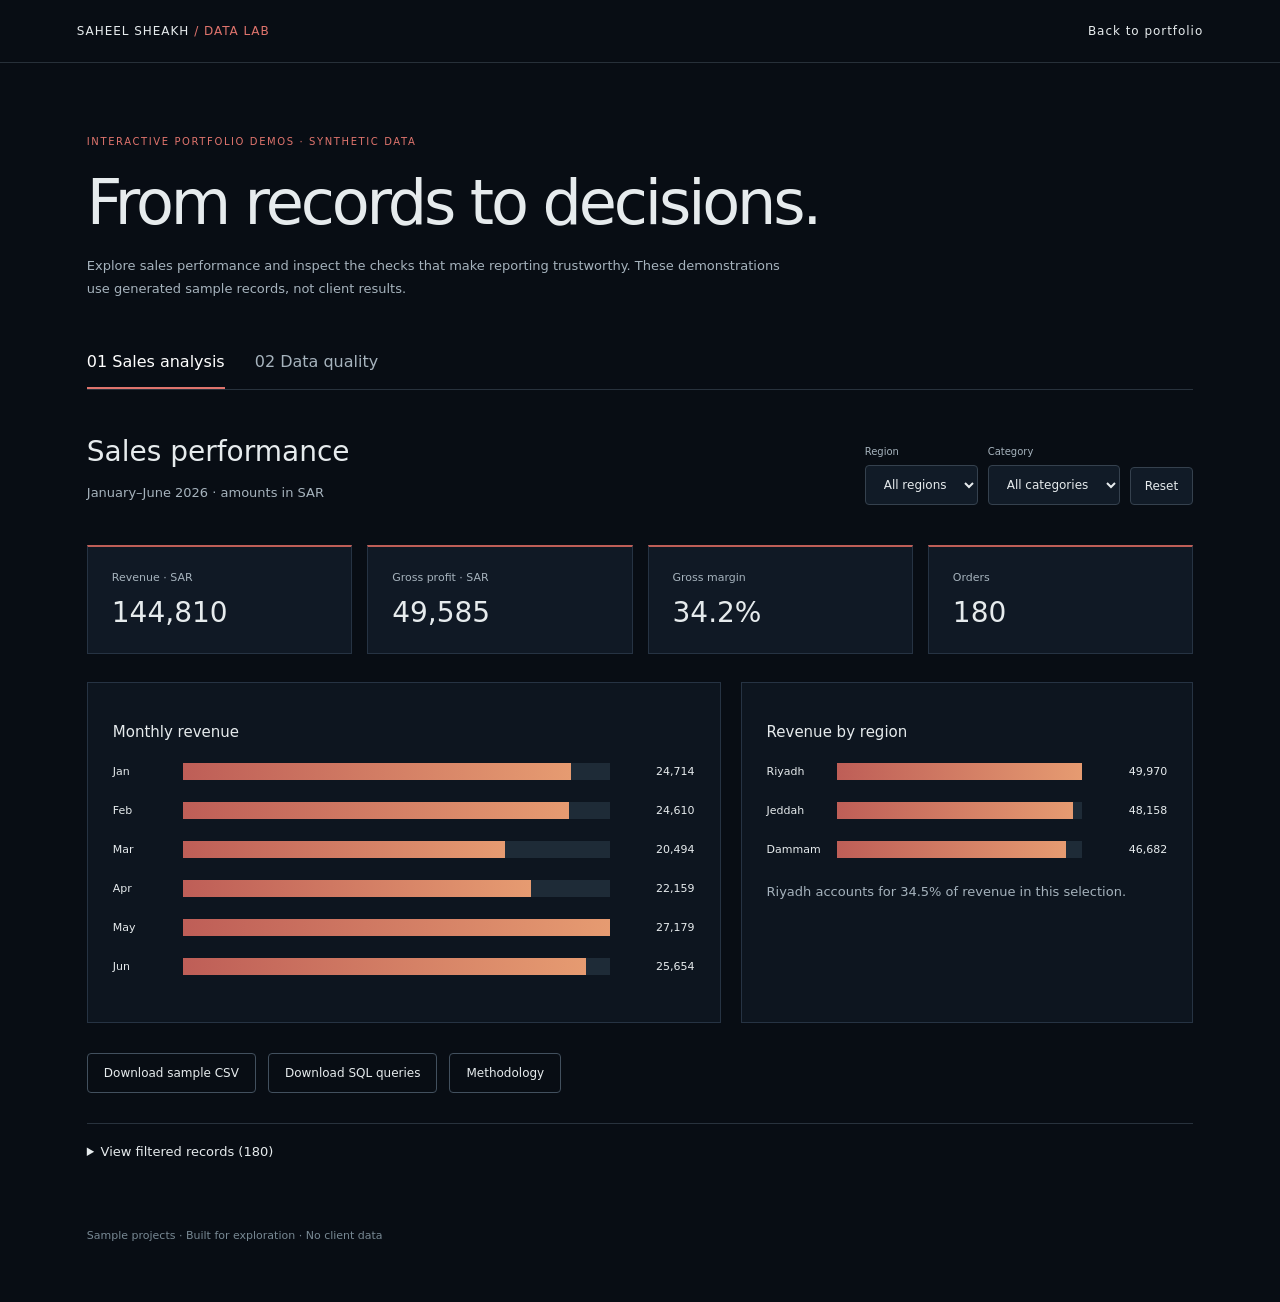
<file: data-lab/index.html>
<!doctype html><html lang="en"><head><meta charset="utf-8"><meta name="viewport" content="width=device-width,initial-scale=1"><title>Data Lab · Saheel Sheakh</title><link rel="stylesheet" href="lab.css"><script defer src="data.js"></script><script defer src="lab.js"></script></head><body><header><a href="../">SAHEEL SHEAKH <span>/ DATA LAB</span></a><a href="../">Back to portfolio</a></header><main><p class="eyebrow">INTERACTIVE PORTFOLIO DEMOS · SYNTHETIC DATA</p><h1>From records to decisions.</h1><p class="intro">Explore sales performance and inspect the checks that make reporting trustworthy. These demonstrations use generated sample records, not client results.</p><nav aria-label="Data demonstrations"><a href="#sales" id="sales-tab">01 Sales analysis</a><a href="#quality" id="quality-tab">02 Data quality</a></nav><section id="sales"><div class="section-title"><div><h2>Sales performance</h2><p>January–June 2026 · amounts in SAR</p></div><div class="filters"><label>Region<select id="region"><option value="All">All regions</option><option>Riyadh</option><option>Jeddah</option><option>Dammam</option></select></label><label>Category<select id="category"><option value="All">All categories</option><option>Electronics</option><option>Home</option><option>Office</option></select></label><button id="reset">Reset</button></div></div><div id="metrics" class="metrics" aria-live="polite"></div><div class="charts"><article><h3>Monthly revenue</h3><div id="monthly"></div></article><article><h3>Revenue by region</h3><div id="regions"></div><p id="insight"></p></article></div><div class="downloads"><a href="sales.csv" download>Download sample CSV</a><a href="analysis.sql" download>Download SQL queries</a><a href="README.md" download>Methodology</a></div><details><summary>View filtered records <span id="count"></span></summary><div class="table-wrap"><table><caption>Underlying sales records, matching the current filters</caption><thead><tr><th>Order</th><th>Month</th><th>Region</th><th>Category</th><th>Revenue</th><th>Cost</th></tr></thead><tbody id="records"></tbody></table></div></details></section><section id="quality" hidden><div class="section-title"><div><h2>Data quality audit</h2><p>A deliberately corrupted copy of the sales dataset.</p></div><button id="run">Run validation</button></div><p>Check missing identifiers and regions, invalid amounts, and repeated order IDs. Invalid records are excluded rather than silently repaired.</p><div class="pipeline"><span>182 raw records</span><span>Validate fields</span><span>Remove repeated IDs</span><span>Download clean records</span></div><div id="quality-results" aria-live="polite"><p>Run validation to inspect the dataset.</p></div><div class="downloads"><a href="raw-orders.csv" download>Download raw CSV</a><button id="download-clean" disabled>Download cleaned CSV</button></div></section><footer>Sample projects · Built for exploration · No client data</footer></main></body></html>
</file>
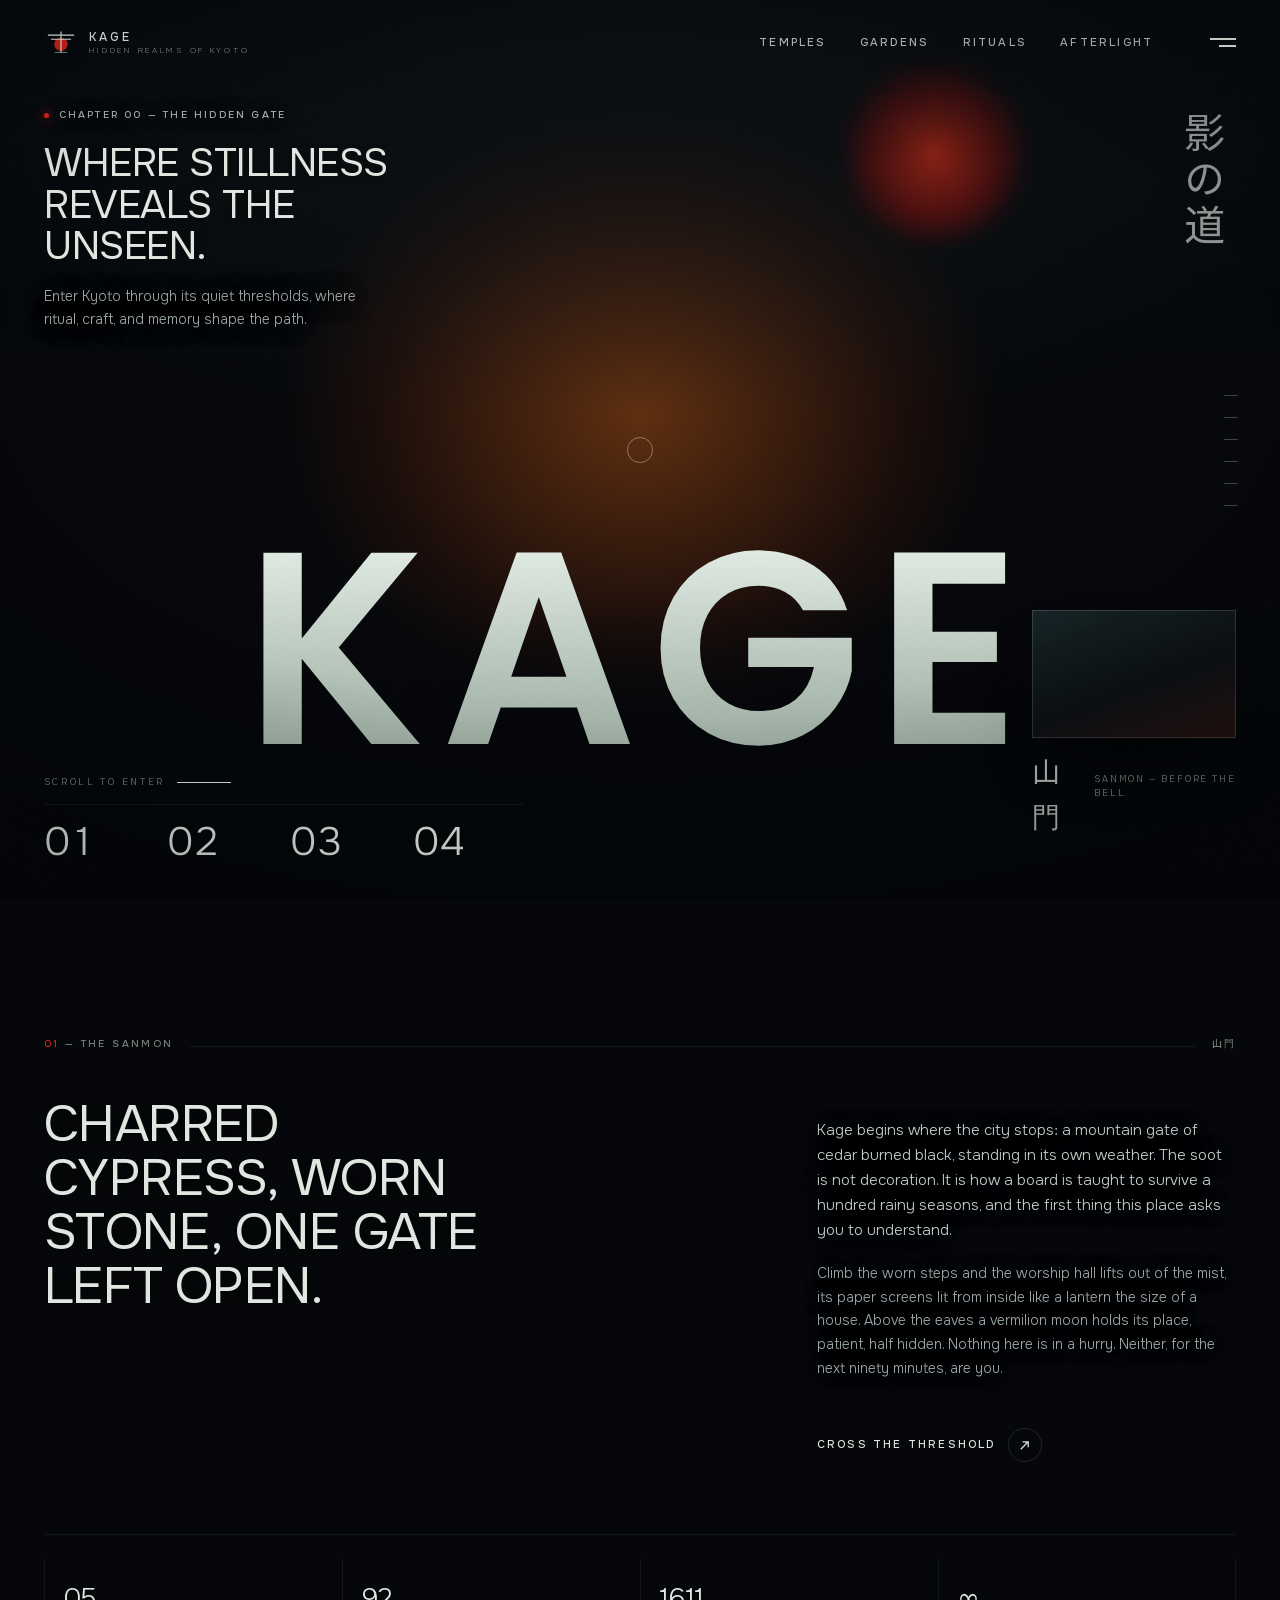
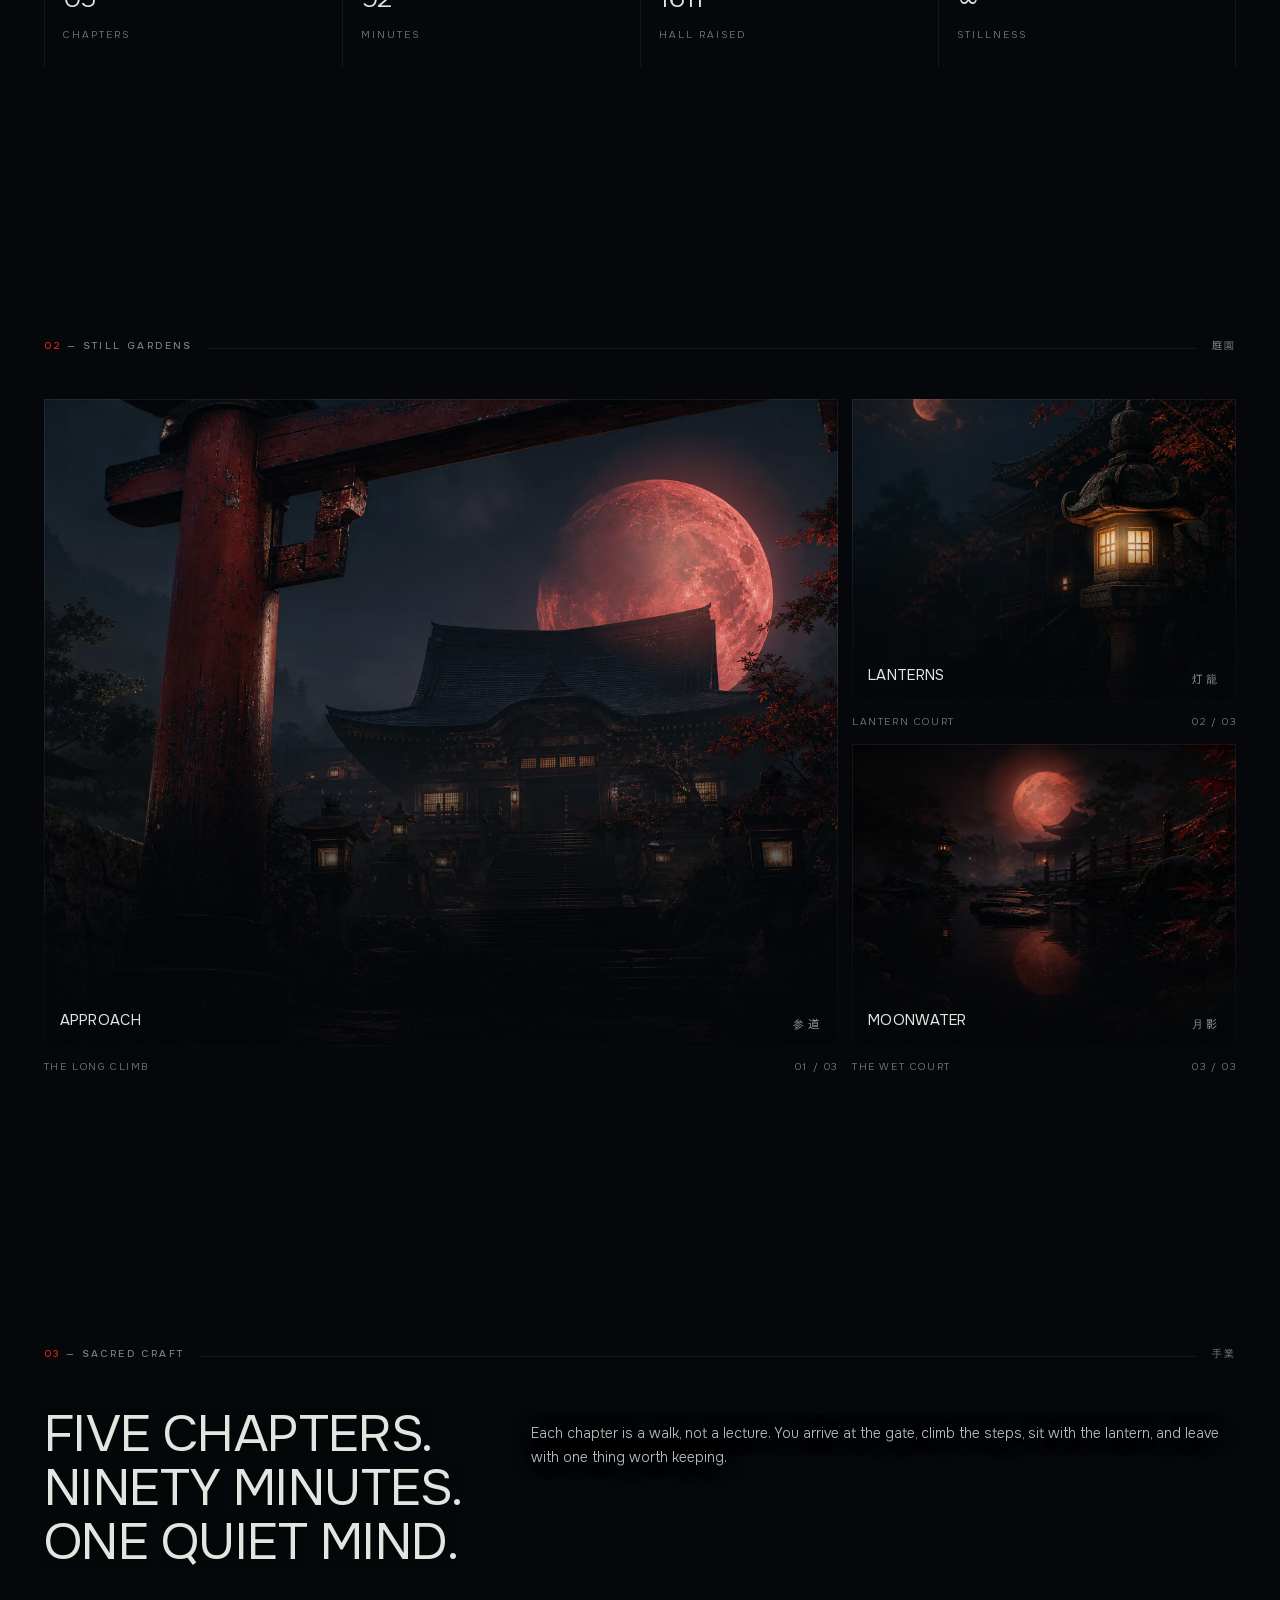
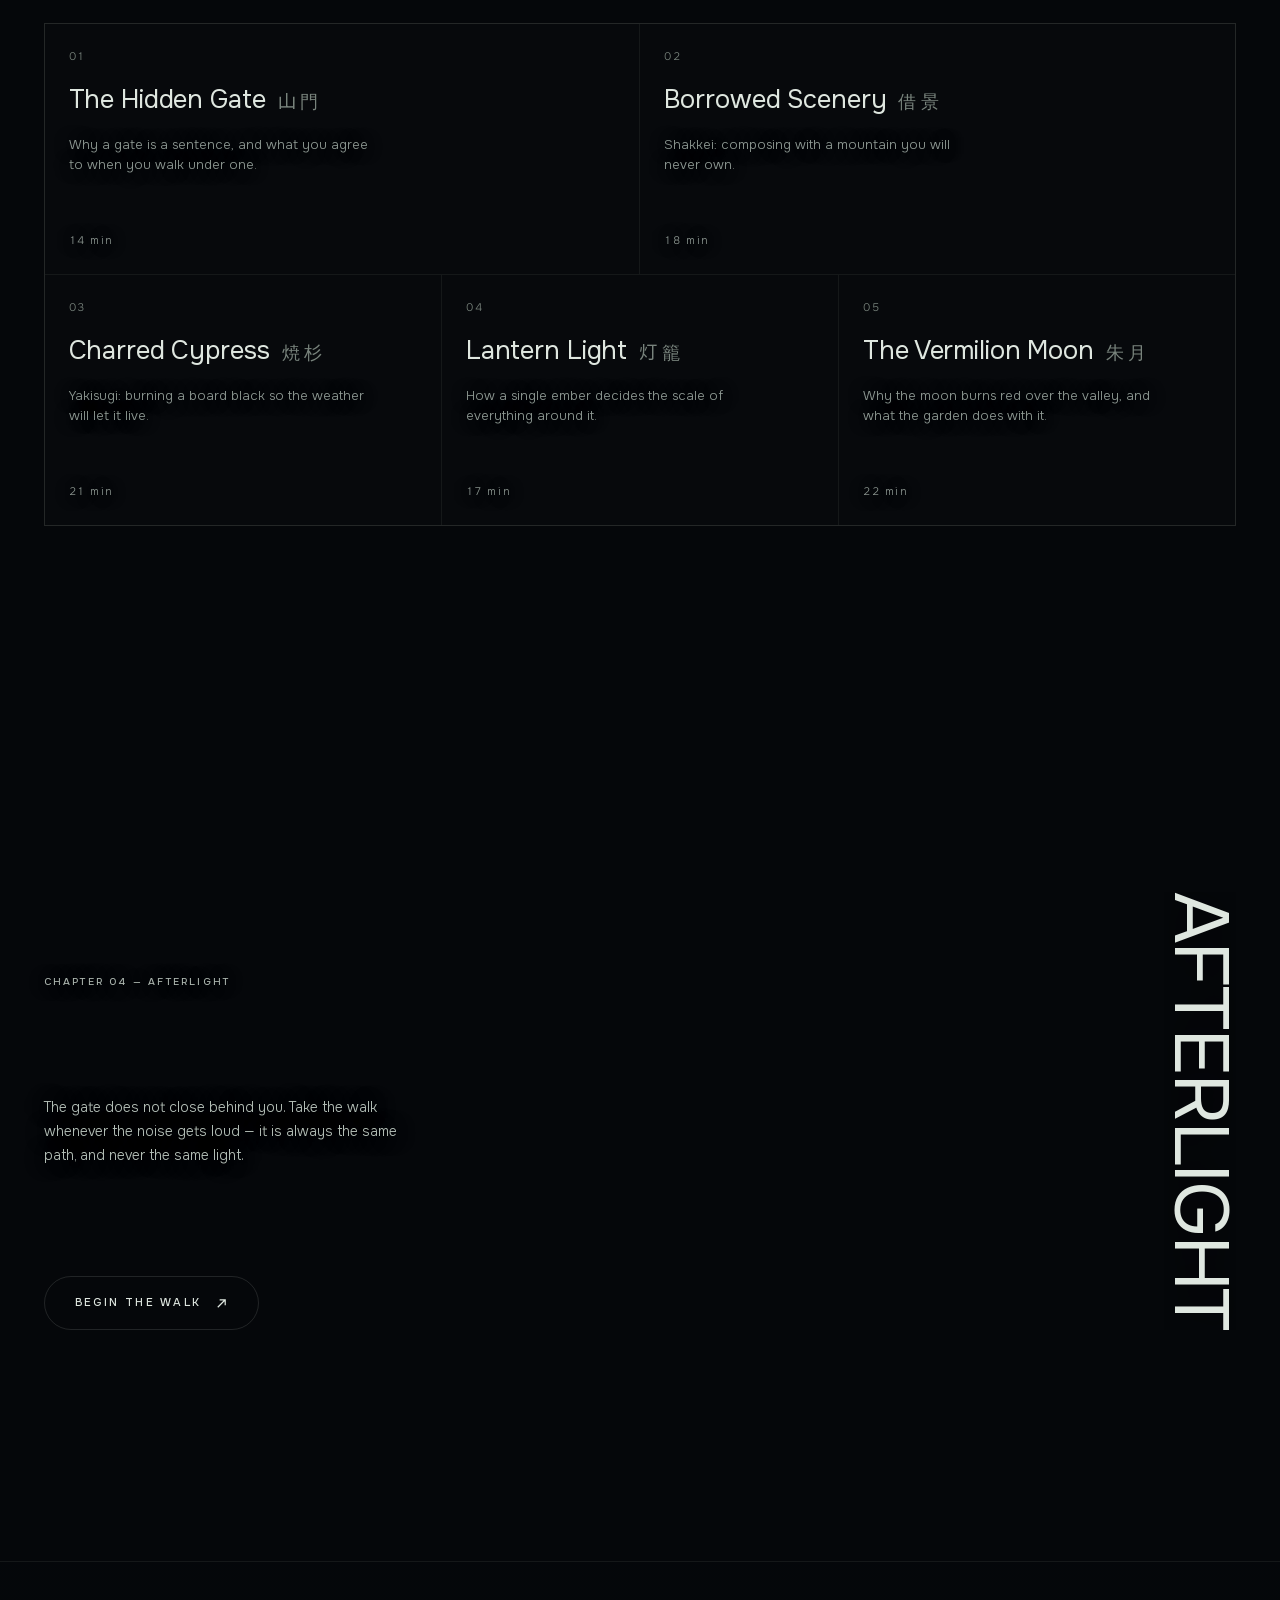
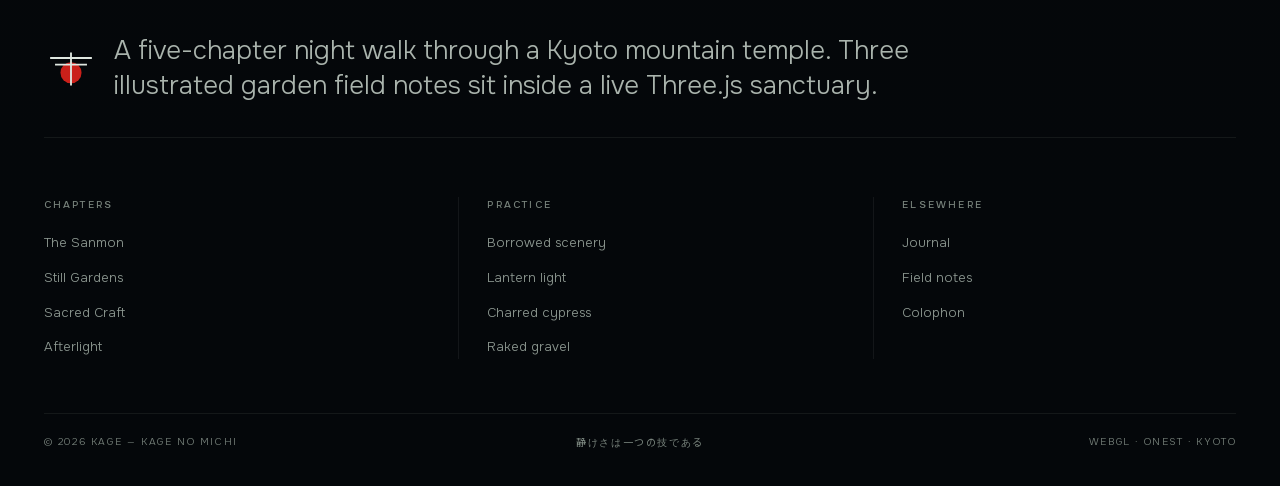
<file: landing-pages/kage.html>
<!DOCTYPE html>
<html lang="en">
<head>
<meta charset="utf-8">
<meta name="viewport" content="width=device-width, initial-scale=1, viewport-fit=cover">
<title>Kage — Where stillness reveals the unseen</title>
<meta name="description" content="A five-chapter night walk through a Kyoto mountain temple. Charred cypress, lantern light and a vermilion moon, rendered live in WebGL.">
<link rel="icon" href="data:image/svg+xml,%3Csvg xmlns='http://www.w3.org/2000/svg' viewBox='0 0 32 32'%3E%3Crect width='32' height='32' fill='%2305070a'/%3E%3Ccircle cx='16' cy='17' r='8' fill='%23e0231c'/%3E%3Crect x='4' y='8' width='24' height='2.6' fill='%23dfe7e0'/%3E%3Crect x='7' y='13' width='18' height='2' fill='%23dfe7e0'/%3E%3C/svg%3E">
<link rel="stylesheet" href="secret-pathways-assets/fonts.css">
<style>
/* ============================================================= tokens */
:root{
  --ink:#05070a;          /* page black */
  --ink-2:#0a0e12;        /* raised black */
  --bone:#dfe7e0;         /* the pale sage white of the wordmark */
  --bone-dim:#aab4ad;
  --muted:#78837c;
  --line:rgba(223,231,224,.13);
  --line-soft:rgba(223,231,224,.07);
  --vermilion:#e0231c;
  --ember:#ff5a3c;
  --gold:#c9a24a;
  --pad:clamp(20px, 3.4vw, 56px);
  --nav-h:84px;
  --ease:cubic-bezier(.22,.61,.36,1);
  --ease-out:cubic-bezier(.16,1,.3,1);
  --ease-io:cubic-bezier(.65,0,.35,1);
}
*,*::before,*::after{box-sizing:border-box}
html{ -webkit-text-size-adjust:100%; scroll-behavior:auto; }
body{
  margin:0; background:var(--ink); color:var(--bone);
  font-family:'Onest',system-ui,-apple-system,'Helvetica Neue',sans-serif;
  font-weight:300; font-size:16px; line-height:1.6;
  -webkit-font-smoothing:antialiased; -moz-osx-font-smoothing:grayscale;
  overflow-x:hidden;
}
body.is-locked{ overflow:hidden; height:100vh; }
::selection{ background:var(--vermilion); color:#fff; }
img{max-width:100%;display:block}
a{color:inherit;text-decoration:none}
button{font:inherit;color:inherit;background:none;border:0;cursor:pointer}

/* ============================================================= layers */
#gl{
  position:fixed; inset:0; width:100%; height:100%;
  display:block; z-index:0; background:#05070a;
}
#grain{
  position:fixed; inset:-1px; z-index:60; pointer-events:none;
  opacity:.055; mix-blend-mode:overlay;
  background-repeat:repeat; background-size:180px 180px;
}
#vignette{
  position:fixed; inset:0; z-index:55; pointer-events:none;
  background:radial-gradient(125% 95% at 50% 42%, transparent 40%, rgba(2,4,6,.55) 100%);
}
.page{ position:relative; z-index:10; }

/* ============================================================= type */
.eyebrow{
  font-size:10px; font-weight:500; letter-spacing:.22em; text-transform:uppercase;
  color:var(--bone-dim); text-shadow:0 1px 16px rgba(3,6,8,.9);
}
.jp{ font-family:'NotoJP','Onest',sans-serif; font-weight:400; }
h1,h2,h3{ font-weight:400; margin:0; letter-spacing:-.005em; }
.display{
  text-transform:uppercase; line-height:1.055; letter-spacing:-.012em;
  font-weight:400; text-shadow:0 2px 34px rgba(3,6,8,.72);
}
.h-hero{ font-size:clamp(26px,3.05vw,46px); }
.h-sec{ font-size:clamp(30px,4.0vw,60px); }
.body-lg{ font-size:clamp(14px,1.02vw,17px); line-height:1.72; color:#b4bfb7; font-weight:300; text-shadow:0 1px 20px rgba(3,6,8,.88); }
.body{ font-size:14px; line-height:1.68; color:#9aa5a0; font-weight:300; text-shadow:0 1px 18px rgba(3,6,8,.85); }
.num{ font-size:clamp(26px,2.5vw,36px); font-weight:300; letter-spacing:-.02em; color:var(--bone); font-variant-numeric:tabular-nums; }

/* ============================================================= reveal */
[data-rv]{ opacity:0; }
[data-rv="up"]{ transform:translate3d(0,26px,0); }
[data-rv="fade"]{ transform:none; }
[data-rv].rv-in{ opacity:1; transform:none;
  transition:opacity .9s var(--ease-out), transform 1.05s var(--ease-out); }
.mask-line{ display:block; overflow:hidden; }
.mask-line:not(.word-reveal) > span{ display:block; transform:translate3d(0,110%,0); }
.rv-in .mask-line:not(.word-reveal) > span, .mask-line:not(.word-reveal).rv-in > span{ transform:none; }
.mask-line:not(.word-reveal) > span{ transition:transform 1.05s var(--ease-out); }
.word-mask{ display:inline-block; overflow:hidden; vertical-align:top; }
.word{
  display:inline-block; opacity:0; transform:translate3d(0,112%,0); will-change:transform,opacity;
  transition:transform .82s var(--ease-out), opacity .5s var(--ease-out);
  transition-delay:var(--word-delay,0ms);
}
.word-reveal.rv-in .word{ opacity:1; transform:none; }

/* ============================================================= preloader */
#pre{
  position:fixed; inset:0; z-index:100; background:#05070a;
  display:flex; align-items:center; justify-content:center;
  transition:opacity .8s var(--ease), visibility .8s;
}
#pre.done{ opacity:0; visibility:hidden; pointer-events:none; }
.pre-in{ width:min(420px,74vw); text-align:center; }
.pre-mark{ margin:0 auto 26px; width:44px; height:44px; opacity:.9; }
.pre-mark svg{ width:100%; height:100%; display:block; }
.pre-jp{ font-size:12px; letter-spacing:.5em; color:var(--bone-dim); margin-bottom:20px; }
.pre-bar{ position:relative; height:1px; background:rgba(223,231,224,.14); overflow:hidden; }
.pre-bar i{ position:absolute; inset:0 100% 0 0; background:var(--bone); transition:right .35s linear; }
.pre-meta{ display:flex; justify-content:space-between; margin-top:12px;
  font-size:10px; letter-spacing:.2em; text-transform:uppercase; color:var(--muted); }
.pre-meta b{ font-weight:500; color:var(--bone-dim); font-variant-numeric:tabular-nums; }

/* ============================================================= nav */
.nav{
  /* Width comes from --vw, not from right:0. A fixed element resolves its
     inset against the initial containing block, and the page's own horizontal
     overflow makes that block wider than the screen — 437 against a 390 phone,
     860 against a 768 tablet — which carried the burger off the right edge.
     --vw is the layout viewport, written on every resize. */
  position:fixed; top:0; left:0; width:var(--vw, 100%); height:var(--nav-h); z-index:50;
  display:flex; align-items:center; gap:24px; padding:0 var(--pad);
  transition:transform .55s var(--ease);
}
/* The sticky wash sits on its own layer rather than on the bar. A
   backdrop-filter promotes its element to the containing block for any
   position:fixed descendant, and the bar holds the mobile menu sheet — put the
   blur here and the sheet was measured against an 84px bar instead of the
   frame, for as long as the blur took to fade. */
.nav::before{
  content:''; position:absolute; inset:0; z-index:-1; pointer-events:none;
  background:rgba(5,7,10,.62);
  backdrop-filter:blur(14px) saturate(1.1); -webkit-backdrop-filter:blur(14px) saturate(1.1);
  opacity:0; transition:opacity .5s linear;
}
.nav.stuck::before{ opacity:1; }
.nav::after{
  content:''; position:absolute; left:var(--pad); right:var(--pad); bottom:0; height:1px;
  background:var(--line-soft); opacity:0; transition:opacity .5s;
}
.nav.stuck::after{ opacity:1; }
.nav.hide{ transform:translate3d(0,-101%,0); }
.brand{ display:flex; align-items:center; gap:11px; flex:0 0 auto; }
.brand svg{ width:34px; height:34px; display:block; }
.brand-tx{ display:flex; flex-direction:column; line-height:1; gap:3px; }
.brand-tx b{ font-size:12px; font-weight:500; letter-spacing:.26em; }
.brand-tx i{ font-style:normal; font-size:8px; letter-spacing:.34em; color:var(--muted); }
.nav-links{ display:flex; gap:clamp(18px,2.6vw,46px); margin-left:auto; }
.nav-link{
  position:relative; font-size:11px; font-weight:500; letter-spacing:.2em; text-transform:uppercase;
  color:var(--bone-dim); display:block; height:15px; line-height:15px; overflow:hidden;
}
.nav-link span{ display:block; height:15px; line-height:15px; transition:transform .55s var(--ease-out), color .3s; }
.nav-link .alt{ position:absolute; inset:0; transform:translate3d(0,100%,0); color:var(--bone); letter-spacing:.32em; }
.nav-link:hover span{ transform:translate3d(0,-100%,0); }
.nav-link:hover .alt{ transform:none; }
.nav-link.on{ color:var(--bone); }
.nav-link.on::after{ content:''; position:absolute; left:0; bottom:0; width:100%; height:1px; background:var(--vermilion); }
.nav-burger{ margin-left:clamp(18px,2.6vw,42px); width:26px; height:16px; position:relative; flex:0 0 auto; }
.nav-burger i{ position:absolute; right:0; height:1.5px; background:var(--bone); transition:width .45s var(--ease-out), transform .45s var(--ease-out); }
.nav-burger i:nth-child(1){ top:4px; width:26px; }
.nav-burger i:nth-child(2){ top:11px; width:17px; }
.nav-burger:hover i:nth-child(2){ width:26px; }
.nav-burger:hover i:nth-child(1){ width:17px; }

/* ============================================================= hero */
.hero{ position:relative; min-height:100svh; padding:0 var(--pad); display:flex; flex-direction:column; }
.hero::before{ content:''; position:absolute; left:0; right:0; top:0; height:46%; pointer-events:none;
  background:linear-gradient(rgba(3,6,9,.72), rgba(3,6,9,.34) 46%, transparent); }
.hero-top{ padding-top:calc(var(--nav-h) + clamp(12px,2.6vh,34px)); max-width:min(560px,46vw); position:relative; z-index:2; }
.hero-top .eyebrow{ display:flex; align-items:center; gap:10px; margin-bottom:20px; }
.hero-top .eyebrow .dot{ width:5px; height:5px; border-radius:50%; background:var(--vermilion); box-shadow:0 0 10px var(--vermilion); }
.hero h1{ margin-bottom:18px; }
.hero-sub{ max-width:322px; text-shadow:0 1px 26px rgba(3,6,8,.95); }
.hero-spacer{ flex:1 1 auto; min-height:clamp(140px,26vh,300px); }
.hero-foot{ padding-bottom:clamp(22px,4.2vh,42px); position:relative; z-index:2; }
.hero-cue{ display:flex; align-items:center; justify-content:flex-end; gap:12px; margin-bottom:14px;
  font-size:9px; letter-spacing:.3em; text-transform:uppercase; color:var(--muted); }
.hero-cue .track{ width:54px; height:1px; background:var(--line); position:relative; overflow:hidden; }
.hero-cue .track i{ position:absolute; inset:0; background:var(--bone); transform-origin:left;
  animation:cue 2.8s var(--ease-io) infinite; }
.chapters{
  display:grid; grid-template-columns:repeat(4,1fr); gap:clamp(14px,2.4vw,40px);
  border-top:1px solid var(--line-soft); padding-top:18px;
}
.chip{ display:flex; gap:14px; align-items:flex-start; cursor:pointer; }
.chip .num{ line-height:1; flex:0 0 auto; transition:color .4s, transform .5s var(--ease-out); }
.chip .tx{ min-width:0; padding-top:3px; }
.chip b{ display:block; font-size:10px; font-weight:500; letter-spacing:.2em; text-transform:uppercase;
  color:var(--bone-dim); margin-bottom:6px; transition:color .4s;
  text-shadow:0 1px 16px rgba(3,6,8,.9); }
.chip p{ margin:0; font-size:11px; line-height:1.5; color:#7d8781; max-width:22ch;
  transition:color .4s; }
.chip:hover .num{ color:var(--ember); transform:translate3d(0,-2px,0); }
.chip:hover b{ color:var(--bone); }
.chip:hover p{ color:var(--bone-dim); }
.chip.on .num{ color:var(--ember); }
.chip.on b{ color:var(--bone); }
/* the floating window: a generated Sanmon still carried over the hero */
.peek{
  position:absolute; z-index:2; right:clamp(78px,11vw,190px); top:clamp(132px,25vh,238px);
  width:clamp(150px,16vw,262px); display:block;
  transition:transform .8s var(--ease-out);
}
.peek-fr{ display:block; aspect-ratio:16/10;
  background:linear-gradient(180deg, rgba(3,6,9,.04) 24%, rgba(3,6,9,.48) 100%),
    url('secret-pathways-assets/generated/kage-sanmon-preview.webp') center / cover no-repeat;
  outline:1px solid rgba(223,231,224,.16); outline-offset:-1px;
  box-shadow:0 34px 70px -30px rgba(0,0,0,.9); transition:outline-color .5s; }
.peek:hover{ transform:translate3d(0,-5px,0); }
.peek:hover .peek-fr{ outline-color:rgba(223,231,224,.42); }
.peek-play{ position:absolute; top:0; right:0; left:0; bottom:auto; aspect-ratio:16/10;
  display:grid; place-items:center; pointer-events:none; }
.peek-play svg{ width:clamp(30px,3.2vw,46px); height:auto; filter:drop-shadow(0 2px 12px rgba(0,0,0,.7));
  transition:transform .55s var(--ease-out); }
.peek:hover .peek-play svg{ transform:scale(1.14); }
.peek-cap{ display:flex; align-items:baseline; gap:9px; margin-top:9px; }
.peek-cap b{ font-size:11px; font-weight:400; letter-spacing:.24em; color:var(--bone-dim); }
.peek-cap i{ font-style:normal; font-size:9px; letter-spacing:.2em; text-transform:uppercase; color:var(--muted); }
@media (max-width:820px){ .peek{ display:none; } }

.hero-side{
  position:absolute; z-index:2; right:var(--pad); top:50%; transform:translateY(-50%);
  display:flex; flex-direction:column; align-items:center; gap:14px; pointer-events:none;
}
.hero-side .v{ writing-mode:vertical-rl; font-size:13px; letter-spacing:.62em; color:rgba(223,231,224,.5); }
@keyframes cue{ 0%{transform:scaleX(0)} 42%{transform:scaleX(1)} 100%{transform:scaleX(1) translateX(100%)} }

/* ============================================================= sections */
.sec{ position:relative; padding:clamp(88px,15vh,190px) var(--pad); }
.sec::before{
  content:''; position:absolute; inset:-22% -4%; z-index:-1; pointer-events:none;
  background:radial-gradient(110% 62% at 30% 50%, rgba(4,7,10,.88), rgba(4,7,10,.62) 42%, rgba(4,7,10,.18) 74%, rgba(4,7,10,0));
  /* A chapter's scrim is there to hold its own copy off the sanctuary, and it
     is inset -22% so its edges never land as a seam. That overshoot, plus the
     section's top padding, means it was washing most of a screen of scene
     above the chapter — the frame stayed masked long after the hero had let
     go of it. The mask takes the top of it back off: nothing at the very top,
     full strength by the time the chapter's own first line arrives. */
  -webkit-mask-image:linear-gradient(transparent, #000 44%);
          mask-image:linear-gradient(transparent, #000 44%);
}
#pathways::before{ background:radial-gradient(108% 64% at 50% 50%, rgba(4,7,10,.70), rgba(4,7,10,.44) 50%, rgba(4,7,10,0)); }
#eternity::before{ background:radial-gradient(82% 58% at 50% 46%, rgba(4,7,10,.26), rgba(4,7,10,.66) 56%, rgba(4,7,10,.90) 82%, rgba(4,7,10,0)); }
.foot::before{
  content:''; position:absolute; inset:0; z-index:-1; pointer-events:none;
  background:linear-gradient(rgba(4,7,10,.55), rgba(4,7,10,.94) 40%, rgba(4,7,10,.98));
}
.sec-head{ display:flex; align-items:baseline; gap:16px; margin-bottom:clamp(30px,5vh,66px); }
.sec-head .k{ font-size:10px; font-weight:500; letter-spacing:.24em; text-transform:uppercase; color:var(--muted); }
.sec-head .k b{ color:var(--vermilion); font-weight:500; }
.rule{ flex:1 1 auto; height:1px; background:var(--line-soft); }

/* — chapter I: the gate */
.gate-grid{ display:grid; grid-template-columns:minmax(0,1.02fr) minmax(0,1fr); gap:clamp(28px,5vw,90px); align-items:start; }
.gate-grid h2{ max-width:11ch; }
.gate-copy{ padding-top:6px; }
.gate-copy .lead{ font-size:clamp(15px,1.16vw,19px); line-height:1.66; color:#c2cdc5; text-shadow:0 1px 20px rgba(3,6,8,.9); }
.gate-copy .lead + p{ margin-top:20px; }
.arrowlink{ display:inline-flex; align-items:center; gap:12px; margin-top:34px;
  font-size:11px; font-weight:500; letter-spacing:.2em; text-transform:uppercase; color:var(--bone); }
.arrowlink .ar{ width:34px; height:34px; border:1px solid var(--line); border-radius:50%;
  display:grid; place-items:center; transition:background .45s var(--ease), border-color .45s, transform .5s var(--ease-out); }
.arrowlink .ar svg{ width:13px; height:13px; transition:transform .5s var(--ease-out); }
.arrowlink:hover .ar{ background:var(--bone); border-color:var(--bone); }
.arrowlink:hover .ar svg{ transform:translate3d(2px,-2px,0); }
.arrowlink:hover .ar svg path{ stroke:#05070a; }
.gate-stats{ display:flex; gap:clamp(24px,4vw,62px); margin-top:clamp(46px,8vh,96px); border-top:1px solid var(--line-soft); padding-top:24px; }
.gate-stats div b{ display:block; font-size:clamp(22px,2.1vw,32px); font-weight:300; letter-spacing:-.02em; }
.gate-stats div span{ font-size:10px; letter-spacing:.2em; text-transform:uppercase; color:var(--muted); }

/* — chapter II: pathways cards */
.cards{ display:grid; grid-template-columns:repeat(3,1fr); gap:clamp(10px,1.4vw,22px); align-items:start; }
.card{ position:relative; cursor:pointer; }
.card:nth-child(1){ transform:translateY(0); }
.card:nth-child(2){ transform:translateY(clamp(26px,5vw,74px)); }
.card:nth-child(3){ transform:translateY(clamp(52px,10vw,148px)); }
/* the frame is a hole punched in the page — the scene is rendered straight
   into this rectangle with a scissored viewport, so each card is a live
   window onto a different corner of the sanctuary */
.card-fr{
  position:relative; aspect-ratio:4/5; background:transparent;
  outline:1px solid var(--line-soft); outline-offset:-1px;
  transition:outline-color .5s var(--ease);
}
.card:hover .card-fr{ outline-color:rgba(223,231,224,.30); }
.card:nth-child(1) .card-fr{
  background:
    linear-gradient(180deg,rgba(3,6,9,.04) 36%,rgba(3,6,9,.72) 100%),
    url('secret-pathways-assets/generated/kage-approach.webp') center / cover no-repeat;
}
.card:nth-child(2) .card-fr{
  background:
    linear-gradient(180deg,rgba(3,6,9,.06) 36%,rgba(3,6,9,.74) 100%),
    url('secret-pathways-assets/generated/kage-lantern-court.webp') center / cover no-repeat;
}
.card:nth-child(3) .card-fr{
  background:
    linear-gradient(180deg,rgba(3,6,9,.05) 36%,rgba(3,6,9,.74) 100%),
    url('secret-pathways-assets/generated/kage-moonwater.webp') center / cover no-repeat;
}
.card-fr::after{ content:''; position:absolute; inset:0;
  background:linear-gradient(transparent 46%, rgba(4,6,9,.80)); pointer-events:none; }
/* The fabric overdraws its card by CL_BLEED on every side so the billow and
   the contact shadow have somewhere to go, so the frame cannot clip it. The
   card's outline is not here at all: it is drawn in the cloth shader, where it
   can follow the folds instead of tracing the flat box behind them. */
.cloth-out{ position:absolute; pointer-events:none; z-index:1; }
.on-cloth{ background:none !important; outline:0 !important; overflow:visible; }
.on-cloth::after{ display:none; }

/* ------------------------------------------------- the lights in the stills
   The three plates each have one source in them — two blood moons and a lit
   stone lantern — and they are the only warm thing in an otherwise cold set of
   images. A glow laid over each one, screened so it adds light rather than
   painting over it, is enough to make a flat still look like it is burning.

   Two tracks per light, at durations that do not divide into each other: the
   wrapper swells, the gradient inside it pulses. One track on its own reads as
   a loop within a couple of seconds; two beating against each other do not
   come back around inside the time anyone looks at a card.

   The moon and the lantern are not the same event. A flame gutters — short,
   irregular, deep — so the lantern's track is written unevenly by hand. A moon
   only breathes through moving air, so the moons get a slow, shallow swell and
   nothing more. Giving them both a flicker is what makes this kind of thing
   look like a novelty; the difference is the whole effect. */
.card-fr{ isolation:isolate; }        /* keep the screen blend inside the card */
.glow{
  position:absolute; z-index:1; pointer-events:none;
  left:var(--gx); top:var(--gy); width:calc(var(--gr) * 2); aspect-ratio:1;
  translate:-50% -50%;                /* leaves transform free for the swell */
  mix-blend-mode:screen;
  animation:glow-swell var(--gt2) var(--ease-io) infinite alternate;
}
.glow::before{
  content:''; position:absolute; inset:0; border-radius:50%;
  background:radial-gradient(closest-side, var(--gc1), var(--gc2) 40%, transparent 72%);
  animation:glow-pulse var(--gt) var(--ease-io) infinite;
}
@keyframes glow-swell{ from{ transform:scale(.93); } to{ transform:scale(1.07); } }
@keyframes glow-pulse{ from{ opacity:.78; } 50%{ opacity:1; } to{ opacity:.78; } }
/* a flame does not breathe, it gutters */
@keyframes glow-flame{
  0%{ opacity:.74 }   6%{ opacity:.97 }  12%{ opacity:.63 }  19%{ opacity:.90 }
  27%{ opacity:.55 }  34%{ opacity:.94 } 42%{ opacity:.71 }  51%{ opacity:1 }
  58%{ opacity:.60 }  66%{ opacity:.88 } 74%{ opacity:.67 }  83%{ opacity:.96 }
  91%{ opacity:.72 } 100%{ opacity:.74 }
}
.glow--flame::before{ animation-name:glow-flame; }
.glow--flame{ animation-duration:var(--gt2); }
@media (prefers-reduced-motion:reduce){
  .glow, .glow::before{ animation:none; }
}
.no-webgl .card-fr{ background:linear-gradient(150deg,#101a1d,#0a0d10 62%,#1a0c0b); }
/* If WebGL will not start, the page stays a page: the scene simply becomes a
   still, and the wordmark moves from the 3-D layer into the document. */
.word-fb{ display:none; }
.no-webgl #gl, .no-webgl .peek-play{ display:none; }
/* fixed, or the gradient is measured against a 6000-pixel body box and the
   moon ends up somewhere around the curriculum table */
.no-webgl body{ background:
  radial-gradient(11vw 11vw at 73% 17%, rgba(232,52,28,.95), rgba(158,20,16,.62) 44%, rgba(96,12,12,.20) 64%, transparent 72%),
  radial-gradient(38vw 32vw at 50% 46%, rgba(228,104,24,.40), rgba(122,42,10,.18) 54%, transparent 74%),
  radial-gradient(120% 80% at 50% 0%, rgba(120,150,158,.16), transparent 60%), #05070a;
  background-attachment:fixed; }
.no-webgl .peek-fr{ background:linear-gradient(160deg,#162326,#0b1013 55%,#241010); }
.no-webgl .word-fb{
  display:block; position:absolute; left:0; right:0; bottom:16%; z-index:1;
  font-family:'Wordmark','Onest',sans-serif; font-weight:600; font-size:21.4vw; line-height:.78;
  letter-spacing:.052em; text-align:center; pointer-events:none;
  background:linear-gradient(#e2ece5, #97a89c); -webkit-background-clip:text; background-clip:text;
  color:transparent;
}
/* The live hero has no foot scrim, but the fallback still needs one: there it
   stands on a bright CSS sky rather than a night scene, and the chips and the
   wordmark have nothing else holding them off it. So this carries the whole
   declaration now rather than re-colouring one it used to inherit. */
.no-webgl .hero::after{ content:''; position:absolute; left:0; right:0; bottom:0; height:34%;
  pointer-events:none; background:linear-gradient(transparent, rgba(3,5,8,.72) 52%, rgba(3,5,8,.96)); }
.no-webgl .sec::before, .no-webgl #pathways::before, .no-webgl #eternity::before{ background:none; }
.card-lab{ position:absolute; left:16px; right:16px; bottom:14px; z-index:2;
  display:flex; align-items:flex-end; justify-content:space-between; gap:10px; }
.card-lab b{ font-size:clamp(13px,1.15vw,17px); font-weight:400; letter-spacing:.02em; text-transform:uppercase; }
.card-lab .jp{ font-size:11px; letter-spacing:.3em; color:rgba(223,231,224,.62); }
.card-ar{ position:absolute; top:14px; right:14px; z-index:2; width:26px; height:26px;
  opacity:0; transform:translate3d(-4px,4px,0); transition:.5s var(--ease-out); }
.card:hover .card-ar{ opacity:1; transform:none; }
.card-meta{ display:flex; justify-content:space-between; margin-top:12px;
  font-size:10px; letter-spacing:.16em; text-transform:uppercase; color:var(--muted); }

/* — chapter III: curriculum */
.cur-head{ display:grid; grid-template-columns:minmax(0,1fr) minmax(0,.72fr); gap:clamp(28px,5vw,90px); align-items:end; margin-bottom:clamp(34px,6vh,72px); }
.cur-head h2{ max-width:13ch; }
.cur{ border-top:1px solid var(--line-soft); }
.les{
  position:relative; display:grid; align-items:center;
  grid-template-columns:64px minmax(0,1.05fr) minmax(0,1.25fr) 86px;
  gap:clamp(14px,2.4vw,40px);
  padding:clamp(20px,2.4vw,30px) 0; border-bottom:1px solid var(--line-soft);
  cursor:pointer; transition:padding .5s var(--ease-out);
}
.les::before{ content:''; position:absolute; left:calc(var(--pad) * -1); right:0; top:0; bottom:0;
  background:linear-gradient(90deg, rgba(224,35,28,.09), transparent 46%);
  opacity:0; transition:opacity .55s var(--ease); pointer-events:none; }
.les:hover::before{ opacity:1; }
.les:hover{ padding-left:clamp(8px,1.2vw,18px); }
.les .k{ font-size:11px; letter-spacing:.16em; color:var(--muted); font-variant-numeric:tabular-nums; transition:color .4s; }
.les:hover .k{ color:var(--vermilion); }
.les h3{ font-size:clamp(16px,1.5vw,23px); font-weight:400; letter-spacing:-.005em; }
.les h3 em{ font-style:normal; font-family:'NotoJP',sans-serif; font-size:.72em; color:var(--muted); margin-left:12px; letter-spacing:.24em; }
.les p{ margin:0; font-size:13px; line-height:1.6; color:#909b95; text-shadow:0 1px 16px rgba(3,6,8,.92); }
.les .t{ text-align:right; font-size:11px; letter-spacing:.14em; color:#8b958f; font-variant-numeric:tabular-nums; text-shadow:0 1px 16px rgba(3,6,8,.92); }
.les .bar{ position:absolute; left:0; bottom:-1px; height:1px; width:100%; background:var(--vermilion);
  transform:scaleX(0); transform-origin:left; transition:transform .7s var(--ease-out); }
.les:hover .bar{ transform:scaleX(1); }

/* — chapter IV: eternity */
.fin{ min-height:100svh; display:flex; flex-direction:column; justify-content:center; align-items:center; text-align:center; }
.fin .eyebrow{ margin-bottom:26px; }
.fin h2{ font-size:clamp(38px,7.4vw,124px); line-height:.94; letter-spacing:-.03em; text-transform:uppercase; }
.fin p{ max-width:44ch; margin:26px auto 0; }
.cta{
  position:relative; display:inline-flex; align-items:center; gap:14px; margin-top:44px;
  padding:17px 30px; border:1px solid var(--line); border-radius:100px; overflow:hidden;
  font-size:11px; font-weight:500; letter-spacing:.22em; text-transform:uppercase;
  transition:color .45s var(--ease), border-color .45s;
}
.cta i{ position:absolute; inset:0; background:var(--bone); transform:translate3d(0,101%,0);
  transition:transform .62s var(--ease-out); z-index:-1; }
.cta span,.cta svg{ position:relative; z-index:1; }
.cta:hover{ color:#05070a; border-color:var(--bone); }
.cta:hover i{ transform:none; }
.cta:hover svg path{ stroke:#05070a; }

/* — footer */
.foot{ position:relative; padding:clamp(50px,8vh,96px) var(--pad) clamp(26px,4vh,40px);
  border-top:1px solid var(--line-soft); }
.foot-grid,.foot-base{ position:relative; }
.foot-grid{ display:grid; grid-template-columns:minmax(0,1.4fr) repeat(3,minmax(0,.6fr)); gap:clamp(22px,4vw,60px); }
.foot h4{ margin:0 0 16px; font-size:10px; font-weight:500; letter-spacing:.22em; text-transform:uppercase; color:var(--muted); }
.foot ul{ list-style:none; margin:0; padding:0; display:flex; flex-direction:column; gap:9px; }
.foot li a{ font-size:13px; color:#8f9a93; transition:color .35s; }
.foot li a:hover{ color:var(--bone); }
.foot-brand p{ margin:16px 0 0; max-width:34ch; font-size:13px; color:#79847e; }
.foot-base{ display:flex; justify-content:space-between; align-items:center; gap:20px; flex-wrap:wrap;
  margin-top:clamp(38px,6vh,74px); padding-top:20px; border-top:1px solid var(--line-soft);
  font-size:10px; letter-spacing:.16em; text-transform:uppercase; color:var(--muted); }

/* ============================================================= progress rail */
.rail{ position:fixed; right:calc(var(--pad) - 4px); top:50%; transform:translateY(-50%); z-index:45;
  display:flex; flex-direction:column; gap:12px; align-items:center; }
.rail button{ width:22px; height:10px; display:grid; place-items:center; }
.rail i{ display:block; width:14px; height:1px; background:rgba(223,231,224,.26); transition:.5s var(--ease-out); }
.rail button.on i{ width:22px; background:var(--bone); }
.rail button:hover i{ width:22px; background:var(--bone-dim); }

/* ============================================================= cursor */
.cur-dot{ position:fixed; z-index:80; top:0; left:0; width:26px; height:26px; margin:-13px 0 0 -13px;
  border:1px solid rgba(223,231,224,.42); border-radius:50%; pointer-events:none;
  transition:width .35s var(--ease-out), height .35s var(--ease-out), margin .35s var(--ease-out),
             background .35s, border-color .35s, opacity .3s; opacity:0; }
.cur-dot.act{ width:52px; height:52px; margin:-26px 0 0 -26px; background:rgba(223,231,224,.07); border-color:rgba(223,231,224,.6); }
@media (hover:hover) and (pointer:fine){ .cur-dot{ opacity:1 } }

/* ============================================================= responsive */
@media (max-width:1080px){
  .hero-top{ max-width:none; }
  .gate-grid{ grid-template-columns:1fr; gap:26px; }
  .cur-head{ grid-template-columns:1fr; gap:18px; }
  .les{ grid-template-columns:44px minmax(0,1fr) 74px; }
  .les p{ display:none; }
  .foot-grid{ grid-template-columns:1fr 1fr; }
}
@media (max-width:820px){
  .nav-links{
    display:flex; position:fixed; top:0; right:0; bottom:0; width:min(84vw,360px);
    padding:calc(var(--nav-h) + 28px) var(--pad) 34px; flex-direction:column; align-items:flex-start; gap:0;
    background:rgba(3,6,9,.98); border-left:1px solid var(--line-soft);
    transform:translate3d(100%,0,0); opacity:0; visibility:hidden; pointer-events:none;
    transition:transform .65s var(--ease-out), opacity .4s, visibility 0s linear .65s;
  }
  .nav.menu-open .nav-links{
    transform:none; opacity:1; visibility:visible; pointer-events:auto; transition-delay:0s;
  }
  .nav-links .nav-link{
    width:100%; height:auto; padding:17px 0; overflow:visible; border-bottom:1px solid var(--line-soft);
    font-size:17px; line-height:1.2;
  }
  .nav-links .nav-link span{ height:auto; line-height:1.2; transform:none !important; }
  .nav-links .nav-link .alt{ position:static; margin-top:6px; font-size:10px; color:var(--muted); }
  /* The links panel leaves the flow to become the slide-in sheet, taking its
     margin-left:auto with it, so without this the burger sits tucked against
     the wordmark instead of out at the edge where a thumb reaches. */
  /* A transform *or* a backdrop-filter makes an element the containing block
     for its position:fixed descendants. This panel is a child of the bar, so
     once the bar went sticky and started hiding on scroll the open panel was
     measured against the bar instead of the viewport: 146px tall, dragged off
     the top, with the page showing through beside it. Neither may apply while
     the sheet is open — it covers the frame, so there is nothing left to blur. */
  /* A hide transform still promotes the bar, so drop it the instant the sheet
     opens. Without transition:none it eases out over .55s and the sheet spends
     that whole time measured against the bar. */
  .nav.menu-open{ transform:none; transition:none; }
  .nav-burger{ margin-left:auto; }
  .nav-burger.active i:nth-child(1){ top:7px; width:26px; transform:rotate(45deg); }
  .nav-burger.active i:nth-child(2){ top:7px; width:26px; transform:rotate(-45deg); }
  html.nav-open,html.nav-open body{ overflow:hidden; }
  .rail{ display:none; }
  .hero-side{ display:none; }
  .chapters{ grid-template-columns:repeat(2,1fr); gap:18px 14px; }
  .chip p{ font-size:10px; }
  .cards{ grid-template-columns:1fr; gap:14px; }
  .card:nth-child(2),.card:nth-child(3){ transform:none; }
  .gate-stats{ flex-wrap:wrap; gap:20px 34px; }
  .foot-grid{ grid-template-columns:1fr; }
  .hero-cue{ display:none; }
}
/* ================================================== section layouts (B set)
   The six sections ship their B compositions — hero split, story spread,
   gardens mosaic, chapter atlas, gallery closing, manifesto footer. They are
   keyed off stable body data attributes so the rules above keep reading as
   the plain grammar of the page and every B override stays in one block.   */

/* — hero B · split: an editorial reading column holds the left, a compact
     numbered index sits under it, and the live scene window becomes a low,
     right-hand counterweight. The scene itself remains untouched.

     The column carried a 90° scrim over the left three-quarters of the frame.
     It has gone: the sanctuary is already near-black behind the reading, and
     measured against it the copy loses almost nothing without it — the
     headline 15.98:1 to 15.47:1, the standfirst 7.94:1 to 7.75:1, the index
     16.11:1 to 16.08:1, all far past what either needs. It was darkening the
     approach, the gate and the lower steps to buy half a point of contrast
     nobody was short of. */
body[data-layout-hero="b"] .hero-top{ margin-left:0; max-width:min(590px,46vw); }
body[data-layout-hero="b"] .hero-foot{ width:min(480px,40vw); margin-left:0; }
body[data-layout-hero="b"] .hero-cue{ justify-content:flex-start; }
body[data-layout-hero="b"] .chapters{ grid-template-columns:repeat(4,minmax(0,1fr)); gap:12px; }
body[data-layout-hero="b"] .chip{ position:relative; flex-direction:column; gap:0; }
body[data-layout-hero="b"] .chip .num{ font-size:clamp(29px,3.1vw,48px); }
body[data-layout-hero="b"] .chip .tx{
  position:absolute; width:1px; height:1px; overflow:hidden; clip:rect(0 0 0 0);
  clip-path:inset(50%); white-space:nowrap;
}
/* the live window drops into the open right corner, away from the reading
   column and the oversized 3-D wordmark */
body[data-layout-hero="b"] .peek{
  left:auto; right:var(--pad); top:auto; bottom:clamp(38px,7vh,96px);
}
body[data-layout-hero="b"] .peek-cap b.jp{ font-size:clamp(20px,2.2vw,34px); letter-spacing:.18em; }
/* The Japanese title reads down the right edge, hung under the navigation —
   the one mark on that side of the frame now that the romanization has gone. */
body[data-layout-hero="b"] .hero-side{
  left:auto; right:var(--pad); top:calc(var(--nav-h) + clamp(14px,3vh,42px));
  bottom:auto; transform:none; display:block;
}
body[data-layout-hero="b"] .hero-side .v{
  position:static; transform:none;
  font-size:clamp(30px,3.2vw,54px); letter-spacing:.12em; color:rgba(223,231,224,.62);
}

/* — story B · spread: the title crosses two columns, the reading column is
     held to the right, and the figures become a ruled band. */
body[data-layout-story="b"] .gate-grid{
  grid-template-columns:minmax(120px,.38fr) minmax(0,1.08fr) minmax(280px,.88fr);
  gap:clamp(20px,3vw,54px);
}
body[data-layout-story="b"] .gate-grid h2{ grid-column:1 / 3; max-width:13ch; }
body[data-layout-story="b"] .gate-copy{ grid-column:3; }
body[data-layout-story="b"] .gate-stats{ display:grid; grid-template-columns:repeat(4,1fr); gap:0; }
body[data-layout-story="b"] .gate-stats div{ min-height:108px; padding:18px; border-left:1px solid var(--line-soft); }
body[data-layout-story="b"] .gate-stats div:last-child{ border-right:1px solid var(--line-soft); }

/* — gardens B · mosaic: one immersive live window beside two stacked ones.
     The cards stretch to their rows and the frames flex, so the two small
     viewports meet the tall one exactly instead of drifting apart. */
body[data-layout-gallery="b"] .cards{
  grid-template-columns:minmax(0,1.55fr) minmax(260px,.75fr);
  grid-template-rows:repeat(2,minmax(0,1fr));
  gap:14px; align-items:stretch;
}
body[data-layout-gallery="b"] .card{ transform:none; display:flex; flex-direction:column; min-height:0; }
body[data-layout-gallery="b"] .card-fr{ aspect-ratio:auto; flex:1 1 auto; min-height:0; }
body[data-layout-gallery="b"] .card:first-child{ grid-row:1 / 3; }
body[data-layout-gallery="b"] .card:first-child .card-fr{ flex:0 0 auto; height:min(72vh,760px); }
body[data-layout-gallery="b"] .card:not(:first-child) .card-fr{ min-height:200px; }

/* — chapters B · atlas: a two-then-three plate grid instead of a syllabus.
     Number and title sit at the top of each plate, the running time drops to
     the foot of it. */
body[data-layout-curriculum="b"] .cur-head{ grid-template-columns:minmax(0,.72fr) minmax(0,1.2fr); align-items:start; }
body[data-layout-curriculum="b"] .cur{
  display:grid; grid-template-columns:repeat(6,1fr); gap:1px;
  background:var(--line-soft); border:1px solid var(--line-soft);
}
body[data-layout-curriculum="b"] .les{
  display:flex; flex-direction:column; align-items:flex-start; min-height:250px;
  padding:24px; gap:14px; border:0; background:rgba(5,7,10,.84); overflow:hidden;
}
body[data-layout-curriculum="b"] .les:nth-child(-n+2){ grid-column:span 3; }
body[data-layout-curriculum="b"] .les:nth-child(n+3){ grid-column:span 2; }
body[data-layout-curriculum="b"] .les::before{ left:0; background:linear-gradient(145deg,rgba(224,35,28,.13),transparent 58%); }
body[data-layout-curriculum="b"] .les:hover{ padding-left:32px; }
body[data-layout-curriculum="b"] .les h3{ font-size:clamp(20px,2vw,30px); }
body[data-layout-curriculum="b"] .les p{ display:block; max-width:34ch; }
body[data-layout-curriculum="b"] .les .t{ text-align:left; margin-top:auto; }

/* — closing B · gallery: the title hangs vertically on the right while the
     chapter mark, the last line and the call to action run down the left. */
body[data-layout-closing="b"] .fin{
  display:grid; grid-template-columns:minmax(260px,.7fr) minmax(0,1.3fr); grid-template-rows:auto auto auto;
  align-content:center; align-items:end; text-align:left;
  column-gap:clamp(40px,7vw,120px); row-gap:clamp(16px,2.6vh,30px);
}
body[data-layout-closing="b"] .fin .eyebrow{ grid-column:1; grid-row:1; margin:0; }
body[data-layout-closing="b"] .fin h2{
  grid-column:2; grid-row:1 / 4; align-self:center; justify-self:end;
  font-size:clamp(52px,6vw,82px); writing-mode:vertical-rl;
}
body[data-layout-closing="b"] .fin p{ grid-column:1; grid-row:2; margin:0; }
body[data-layout-closing="b"] .fin .cta{ grid-column:1; grid-row:3; justify-self:start; margin-top:4px; }

/* — footer B · manifesto: the statement leads, the navigation becomes a
     compact ruled index beneath it. */
body[data-layout-footer="b"] .foot-grid{ grid-template-columns:repeat(3,1fr); }
body[data-layout-footer="b"] .foot-brand{
  grid-column:1 / -1; display:grid; grid-template-columns:70px minmax(0,1fr); align-items:center;
  padding-bottom:34px; margin-bottom:8px; border-bottom:1px solid var(--line-soft);
}
body[data-layout-footer="b"] .foot-brand svg{ width:54px; height:54px; }
body[data-layout-footer="b"] .foot-brand p{
  margin:0; max-width:48ch; font-size:clamp(18px,2vw,30px); line-height:1.35; color:var(--bone-dim);
}
body[data-layout-footer="b"] .foot-grid > div:nth-child(n+3){
  padding-left:clamp(18px,2.2vw,34px); border-left:1px solid var(--line-soft);
}
body[data-layout-footer="b"] .foot-base{ display:grid; grid-template-columns:1fr auto 1fr; }
body[data-layout-footer="b"] .foot-base span:last-child{ text-align:right; }

/* ================================================= foreground layers (KAGE)
   The transparent PNG library in secret-pathways-assets/foreground/png is
   introduced as a near plane. Each section carries one .fg box holding a few
   cut-outs that stand between the live sanctuary and the reading: the scene
   itself is untouched, this is only the garden that grows in front of it.

   The cut-outs are the nearest plane on the page, so they sit in front of the
   reading rather than behind it. Inside .page — itself z-index:10, above the
   #gl canvas at 0:
     -1   .sec::before / .foot::before   the section scrims
      2   headings, copy, links, cards, stats, CTA
      3   .fg                            the cut-outs: aria-hidden, inert
   .page caps everything it holds at tier 10, which is under the fixed
   furniture (rail 45, nav 50), so the chapter's live near plane is moved out
   to #fg-sky at 52 — over the layout and the navigation both, and still under
   the passes that treat the frame as one image: vignette 55, grain 60,
   cursor 80.

   A stage is only ever shown while its own chapter holds the viewport, and
   only in the fixed bottom-anchored form. Parked back in its section it is
   inert and invisible: a near plane that scrolls with the page reads as
   wallpaper printed on the document rather than as something standing between
   the camera and the scene, so there is no second, section-owned appearance.
   Every piece is therefore placed from the bottom edge of that fixed plane —
   left/right and bottom, never top.

   The entrance is driven by the chapter, not by the scroll observer: each
   [data-fg-in] piece rises from the edge it is anchored to when its stage goes
   live, one every 90ms in DOM order, and the reduced-motion block at the foot
   of this sheet flattens it. The wrapper owns the entrance and animates
   opacity and transform only; the artwork itself remains at full opacity, with
   the reading protected by the layer order rather than a translucent
   foreground treatment. */
.fg{
  position:absolute; inset:0; z-index:3;
  overflow:visible; pointer-events:none;
}
/* Nothing inside a section may widen the document. The foreground cut-outs and
   the cloth canvases are placed to hang past the frame edges on purpose, and as
   ordinary in-flow descendants they dragged the page box out with them — 194px
   past a 1440 frame. Clip the horizontal axis at the section, which is exactly
   viewport-wide, so each overhang is cut precisely where it leaves the screen.
   `clip` pairs with `visible` without coercing it, so no scroll container is
   created and every bit of vertical bleed survives. */
.sec, .foot{ overflow-x:clip; overflow-y:visible; }
/* the host for whichever chapter currently owns the near plane — no box of
   its own, since every stage it holds is position:fixed to the viewport */
#fg-sky{
  position:fixed; left:0; top:0; width:0; height:0;
  z-index:52; pointer-events:none;
}
.sec > *:not(.fg), .foot > *:not(.fg){ position:relative; z-index:2; }
.fg-el{ position:absolute; display:block; opacity:0; }
.fg-el > img{
  width:100%; height:auto;   /* the width/height attrs hold the box before the lazy image lands */
  opacity:1;
  filter:saturate(.88) brightness(.86);
}
.fg-el--flip > img{ transform:scaleX(-1); }
/* each piece waits off the edge it is anchored to until its chapter is called */
[data-fg-in="up"]   { transform:translate3d(0,13%,0); }
[data-fg-in="left"] { transform:translate3d(-11%,6%,0); }
[data-fg-in="right"]{ transform:translate3d(11%,6%,0); }
/* one slow breath, on the two lightest layers only */
@keyframes fg-sway{
  from{ transform:rotate(-.45deg) translate3d(0,2px,0); }
  to  { transform:rotate(.45deg)  translate3d(0,-6px,0); }
}
.fg-el--sway > img{ animation:fg-sway 21s var(--ease-io) infinite alternate; transform-origin:0% 45%; }

/* The active chapter owns a bottom-anchored near plane. Its former stage is
   retained only long enough to dissolve into the next chapter's scene. */
.fg.fg-active,.fg.fg-retiring{
  position:fixed; left:0; right:0; top:auto; bottom:0; height:min(56svh,680px);
  z-index:1; overflow:visible; pointer-events:none;
}
.fg.fg-active .fg-el{
  opacity:1; transform:none;
  transition:opacity 1.2s var(--ease-out), transform 1.5s var(--ease-out);
  transition-delay:var(--fg-delay,0ms);
}
.fg .fg-el:nth-child(2){ --fg-delay:90ms; }
.fg .fg-el:nth-child(3){ --fg-delay:180ms; }
.fg .fg-el:nth-child(4){ --fg-delay:270ms; }
.fg.fg-retiring .fg-el{
  opacity:0; transform:translate3d(0,8vh,0) scale(.98); filter:blur(18px);
  transition:opacity .68s var(--ease-out),transform .78s var(--ease-out),filter .78s var(--ease-out);
}

/* Placement is keyed off [data-fg] rather than the section id, because the
   stage of the live chapter is re-parented into #fg-sky and stops being a
   descendant of its own section for as long as it holds the near plane.

   Every piece is anchored from the bottom of that plane, which is the bottom
   of the viewport. The cut-outs in png/ are trimmed flush to their own lowest
   opaque row, so a negative bottom here is a real amount of artwork buried off
   the foot of the frame, not slack in the file — the ground-sitting pieces
   carry enough of it that their base line never lifts off the edge. */

/* — I · the gate: the wall runs along the lower-left frame, a pine holds the
     far edge, and one bank of grass closes the foot of the chapter */
/* Wall against the left edge, pine against the right: the chapter is framed
   by the two of them with the court open between.

   left:0, not a negative offset — the plate is trimmed to its own artwork, so
   pulling it off-frame cuts the gate itself rather than trimming empty margin.
   Its left edge sits on the viewport's. */
[data-fg="gate"] .fg-wall  { left:0; bottom:-30px; width:clamp(430px,47vw,780px); }
[data-fg="gate"] .fg-pine  { right:-4%; bottom:-46px; width:clamp(190px,21vw,370px); }
[data-fg="gate"] .fg-grass { left:3%;   bottom:-150px; width:clamp(420px,60vw,1050px); }

/* — II · still gardens: sakura and maple sweep in from the two lower corners
     and carry their whole length, a lit lantern and a low bush hold the edges */
[data-fg="pathways"] .fg-sakura { left:-6%;  bottom:-86px;  width:clamp(430px,50vw,880px); }
[data-fg="pathways"] .fg-leaves { right:-6%; bottom:-62px;  width:clamp(330px,38vw,670px); }
[data-fg="pathways"] .fg-lantern{ left:-1%;  bottom:-96px;  width:clamp(120px,13vw,215px); }
[data-fg="pathways"] .fg-bush   { right:-4%; bottom:-38px;  width:clamp(250px,30vw,530px); }
/* the lantern is the one lit object in the library — it keeps its ember */
[data-fg="pathways"] .fg-lantern > img{ filter:saturate(.96) brightness(1); }
[data-fg="pathways"] .fg-leaves > img{ transform-origin:100% 40%; }

/* — III · sacred craft: basalt and a low wall fragment bracket the atlas and
     a stand of grass ties them together, all three below the plate grid */
[data-fg="lessons"] .fg-wall   { right:-8%; bottom:-78px; width:clamp(390px,50vw,870px); }
[data-fg="lessons"] .fg-stones { left:-4%;  bottom:-48px; width:clamp(250px,30vw,530px); }
[data-fg="lessons"] .fg-grass  { left:24%;  bottom:-84px; width:clamp(280px,33vw,580px); }

/* — IV · afterlight: a far hill closes the horizon, the shrine ruins stand at
     the left of it, grass banks the right, one branch hangs into the corner */
[data-fg="eternity"] .fg-hill   { left:-8%; width:min(150vh,116%); bottom:calc(-1 * min(20vh,15.5vw)); }
[data-fg="eternity"] .fg-ruins  { left:-5%;  bottom:-32px; width:clamp(240px,28vw,500px); }
[data-fg="eternity"] .fg-grass  { right:-7%; bottom:-60px; width:clamp(300px,37vw,670px); }
[data-fg="eternity"] .fg-sakura { left:-15%; bottom:-70px; width:clamp(280px,33vw,580px); }

/* — colophon: one restrained planting along the lower edge, nothing above it */
[data-fg="foot"] .fg-bush   { left:-6%;  bottom:-110px; width:clamp(230px,28vw,480px); }
[data-fg="foot"] .fg-grass  { right:-5%; bottom:-98px;  width:clamp(255px,30vw,530px); }
[data-fg="foot"] .fg-stones { left:36%;  bottom:-104px; width:clamp(190px,22vw,370px); }

@media (max-width:1080px){
  /* the columns have collapsed and the copy has taken the width back, so the
     framing layers step down rather than crowd it */
  [data-fg="gate"] .fg-wall      { width:clamp(390px,42vw,600px); }
  [data-fg="pathways"] .fg-sakura{ width:clamp(400px,46vw,660px); }
  [data-fg="pathways"] .fg-leaves{ width:clamp(310px,35vw,500px); }
  [data-fg="lessons"] .fg-wall   { width:clamp(360px,45vw,640px); }
  [data-fg="eternity"] .fg-sakura{ width:clamp(260px,30vw,430px); }
}
@media (max-width:820px){
  /* one or two anchors per section: the stacked cards, the atlas plates and
     the call to action own the whole width here, so every duplicated piece
     of ornament goes and what stays is smaller */
  [data-fg="gate"] .fg-pine, [data-fg="pathways"] .fg-sakura,
  [data-fg="pathways"] .fg-leaves, [data-fg="lessons"] .fg-wall,
  [data-fg="eternity"] .fg-sakura, [data-fg="foot"] .fg-stones{ display:none; }
  [data-fg="gate"] .fg-wall     { left:-14%; bottom:-22px; width:min(82vw,440px); }
  [data-fg="gate"] .fg-grass    { left:auto; right:-10%; bottom:-76px; width:min(94vw,530px); }
  [data-fg="pathways"] .fg-lantern{ left:-4%;   bottom:-58px; width:clamp(80px,20vw,128px); }
  [data-fg="pathways"] .fg-bush   { right:-10%; bottom:-38px; width:min(72vw,400px); }
  [data-fg="lessons"] .fg-stones  { left:-8%; bottom:-34px; width:min(66vw,360px); }
  [data-fg="lessons"] .fg-grass   { left:auto; right:-8%; bottom:-44px; width:min(70vw,380px); }
  [data-fg="eternity"] .fg-ruins  { left:-8%;   bottom:-25px; width:min(54vw,300px); }
  [data-fg="eternity"] .fg-grass  { right:-12%; bottom:-34px; width:min(80vw,440px); }
  [data-fg="foot"] .fg-bush  { left:-12%;  bottom:-26px; width:min(68vw,340px); }
  [data-fg="foot"] .fg-grass { right:-12%; bottom:-30px; width:min(74vw,380px); }
}
@media (prefers-reduced-motion:reduce){
  .fg-el--sway > img{ animation:none; }
  .fg.fg-retiring .fg-el{ transition:none !important; filter:none !important; }
}

@media (max-width:1080px){
  body[data-layout-hero="b"] .chapters{ gap:16px 20px; }
  body[data-layout-story="b"] .gate-grid{ grid-template-columns:1fr; }
  body[data-layout-story="b"] .gate-grid h2,
  body[data-layout-story="b"] .gate-copy{ grid-column:auto; }
  body[data-layout-story="b"] .gate-grid h2{ max-width:16ch; }
  body[data-layout-curriculum="b"] .les:nth-child(n){ grid-column:span 3; }
  body[data-layout-curriculum="b"] .les:last-child{ grid-column:span 6; }
}
@media (max-width:820px){
  /* the split collapses and the copy takes the page back */
  body[data-layout-hero="b"] .hero-top{ margin-left:0; max-width:none; }
  body[data-layout-hero="b"] .hero-foot{ width:100%; }
  /* The four-column strip is set on a selector specific enough to survive the
     plain .chapters override below 820, so it has to be unset here by name or
     the chips stay four across on a phone and wrap a word to a line. */
  body[data-layout-hero="b"] .chapters{ grid-template-columns:repeat(2,minmax(0,1fr)); gap:18px 14px; }
  body[data-layout-hero="b"] .chip{ flex-direction:row; gap:14px; }
  /* Same shape of bug: the layout selector outranks the plain single-column
     rule, so the heading kept a 37% column while its words are set at 30px —
     "CHAPTERS." alone is wider than that, and it spilled over the paragraph. */
  body[data-layout-curriculum="b"] .cur-head{ grid-template-columns:1fr; gap:18px; align-items:start; }
  body[data-layout-hero="b"] .chip .num{ font-size:clamp(26px,8vw,36px); }
  body[data-layout-hero="b"] .chip .tx{
    position:static; width:auto; height:auto; overflow:visible; clip:auto;
    clip-path:none; white-space:normal;
  }

  body[data-layout-story="b"] .gate-stats{ grid-template-columns:repeat(2,1fr); border-right:1px solid var(--line-soft); }
  body[data-layout-story="b"] .gate-stats div{ min-height:86px; padding:14px; }
  body[data-layout-story="b"] .gate-stats div:nth-child(-n+2){ border-bottom:1px solid var(--line-soft); }
  body[data-layout-story="b"] .gate-stats div:last-child{ border-right:0; }

  /* the mosaic unstacks, but the rhythm survives: the lead window stays the
     tall one and the two field notes stay letterbox */
  body[data-layout-gallery="b"] .cards{ grid-template-columns:1fr; grid-template-rows:auto; }
  body[data-layout-gallery="b"] .card:first-child{ grid-row:auto; }
  body[data-layout-gallery="b"] .card-fr{ flex:0 0 auto; height:auto; }
  body[data-layout-gallery="b"] .card:first-child .card-fr{ height:auto; aspect-ratio:4 / 5; }
  body[data-layout-gallery="b"] .card:not(:first-child) .card-fr{ aspect-ratio:16 / 10; min-height:0; }

  body[data-layout-curriculum="b"] .cur{ grid-template-columns:1fr; }
  body[data-layout-curriculum="b"] .les:nth-child(n){ grid-column:auto; min-height:0; padding:20px; }
  body[data-layout-curriculum="b"] .les:hover{ padding-left:20px; }

  body[data-layout-closing="b"] .fin{ display:flex; align-items:center; text-align:center; gap:0; }
  body[data-layout-closing="b"] .fin .eyebrow{ margin:0 0 26px; }
  body[data-layout-closing="b"] .fin h2{ writing-mode:horizontal-tb; font-size:clamp(38px,7.4vw,124px); }
  body[data-layout-closing="b"] .fin p{ margin:26px auto 0; }
  body[data-layout-closing="b"] .fin .cta{ margin-top:40px; }

  body[data-layout-footer="b"] .foot-grid{ grid-template-columns:1fr; }
  body[data-layout-footer="b"] .foot-brand{ grid-column:auto; grid-template-columns:minmax(0,1fr); row-gap:16px; }
  body[data-layout-footer="b"] .foot-grid > div:nth-child(n+3){ padding-left:0; border-left:0; }
  body[data-layout-footer="b"] .foot-base{ display:flex; }
  body[data-layout-footer="b"] .foot-base span:last-child{ text-align:left; }
}

/* On a phone two columns leave the chip's copy about 110px once the numeral
   and its gutter are taken out, which is narrow enough to wrap a single word
   to a line. Standing the numeral above the label gives the copy the whole
   column back. */
@media (max-width:560px){
  body[data-layout-hero="b"] .chip{ flex-direction:column; gap:4px; }
  body[data-layout-hero="b"] .chip .num{ font-size:clamp(22px,7.4vw,30px); }
  body[data-layout-hero="b"] .chip .tx{ padding-top:0; }
  body[data-layout-hero="b"] .chip p{ max-width:none; }
}

@media (prefers-reduced-motion:reduce){
  *{ animation-duration:.001ms !important; animation-iteration-count:1 !important; transition-duration:.001ms !important; }
  [data-rv]{ opacity:1 !important; transform:none !important; }
  .mask-line > span,.word{ opacity:1 !important; transform:none !important; }
}
</style>
</head>
<body data-layout-hero="b" data-layout-story="b" data-layout-gallery="b"
      data-layout-curriculum="b" data-layout-closing="b" data-layout-footer="b">

<canvas id="gl" aria-hidden="true"></canvas>
<div id="vignette"></div>
<div id="grain"></div>
<div class="cur-dot" id="cursor"></div>

<!-- ============================================================ preloader -->
<div id="pre">
  <div class="pre-in">
    <div class="pre-mark">
      <svg viewBox="0 0 44 44" fill="none" aria-hidden="true">
        <circle cx="22" cy="24" r="9.5" stroke="#e0231c" stroke-width="1.2"/>
        <path d="M6 12h32M9.5 17h25M22 8v28" stroke="#dfe7e0" stroke-width="1.2"/>
      </svg>
    </div>
    <div class="pre-jp jp">影の道</div>
    <div class="pre-bar"><i id="pre-fill"></i></div>
    <div class="pre-meta">
      <span>Raising the mountain temple</span><b><span id="pre-pct">0</span>%</b>
    </div>
  </div>
</div>

<!-- ============================================================ nav -->
<header class="nav" id="nav">
  <a class="brand" href="#top" data-cursor>
    <svg viewBox="0 0 44 44" fill="none" aria-hidden="true">
      <circle cx="22" cy="25" r="8.6" fill="#e0231c" fill-opacity=".9"/>
      <path d="M5 13h34M9 18.4h26M22 8.5v27" stroke="#dfe7e0" stroke-width="1.5"/>
      <path d="M14 35.5h16" stroke="#dfe7e0" stroke-width="1.2" stroke-opacity=".6"/>
    </svg>
    <span class="brand-tx"><b>KAGE</b><i>HIDDEN REALMS OF KYOTO</i></span>
  </a>
  <nav class="nav-links" id="navlinks">
    <a class="nav-link" href="#gate" data-cursor><span>Temples</span><span class="alt">伽藍</span></a>
    <a class="nav-link" href="#pathways" data-cursor><span>Gardens</span><span class="alt">庭園</span></a>
    <a class="nav-link" href="#lessons" data-cursor><span>Rituals</span><span class="alt">神事</span></a>
    <a class="nav-link" href="#eternity" data-cursor><span>Afterlight</span><span class="alt">残光</span></a>
  </nav>
  <button class="nav-burger" aria-label="Menu" data-cursor><i></i><i></i></button>
</header>

<div class="page" id="top">

<!-- ============================================================ hero -->
<section class="hero" id="hero" data-cam="0">
  <div class="hero-top">
    <div class="eyebrow" data-rv="fade"><span class="dot"></span> Chapter 00 — The Hidden Gate</div>
    <h1 class="display h-hero">
      <span class="mask-line"><span>Where stillness</span></span>
      <span class="mask-line"><span>reveals the</span></span>
      <span class="mask-line"><span>unseen.</span></span>
    </h1>
    <p class="hero-sub body" data-rv="up">Enter Kyoto through its quiet thresholds, where ritual,
      craft, and memory shape the path.</p>
  </div>

  <div class="hero-spacer"></div>

  <div class="hero-foot">
    <div class="hero-cue" data-rv="fade"><span>Scroll to enter</span><span class="track"><i></i></span></div>
    <div class="chapters" id="chips">
      <div class="chip" data-chip="0" data-rv="up" data-cursor><span class="num">01</span>
        <span class="tx"><b>Thresholds</b><p>Discover the hidden gates that open on to deeper paths.</p></span></div>
      <div class="chip" data-chip="1" data-rv="up" data-cursor><span class="num">02</span>
        <span class="tx"><b>Still Gardens</b><p>Witness the courts where silence gently unfolds.</p></span></div>
      <div class="chip" data-chip="2" data-rv="up" data-cursor><span class="num">03</span>
        <span class="tx"><b>Sacred Craft</b><p>Embrace the hands and heritage that shape devotion.</p></span></div>
      <div class="chip" data-chip="3" data-rv="up" data-cursor><span class="num">04</span>
        <span class="tx"><b>Night Rituals</b><p>Explore the rites that awaken when the day is done.</p></span></div>
    </div>
  </div>

  <a class="peek" href="#pathways" data-view="3" data-rv="fade" data-cursor aria-label="Preview: Sanmon, before the bell">
    <!-- data-frame, or the live view is blitted over the whole anchor and
         runs on down behind the caption instead of stopping at the frame -->
    <span class="peek-fr" data-frame></span>
    <span class="peek-play"><svg viewBox="0 0 22 22" fill="none"><path d="M8 5.6 16.4 11 8 16.4z" fill="#dfe7e0"/></svg></span>
    <span class="peek-cap"><b class="jp">山門</b><i>Sanmon — before the bell</i></span>
  </a>

  <div class="word-fb" aria-hidden="true">KAGE</div>

  <div class="hero-side" data-rv="up">
    <span class="v jp">影の道</span>
  </div>
</section>

<!-- ============================================================ chapter I -->
<section class="sec" id="gate" data-cam="1">
  <!-- foreground: the wall arrives first, the pine at the edge, the grass last -->
  <div class="fg" data-fg="gate" aria-hidden="true">
    <span class="fg-el fg-wall" data-fg-in="left">
      <img src="secret-pathways-assets/foreground/png/temple-wall.webp" alt="" width="1536" height="884" loading="lazy" decoding="async">
    </span>
    <span class="fg-el fg-pine" data-fg-in="right">
      <img src="secret-pathways-assets/foreground/png/pine-tree.webp" alt="" width="1024" height="1438" loading="lazy" decoding="async">
    </span>
    <span class="fg-el fg-grass" data-fg-in="up">
      <img src="secret-pathways-assets/foreground/png/tall-grass.webp" alt="" width="1717" height="916" loading="lazy" decoding="async">
    </span>
  </div>
  <div class="sec-head" data-rv="fade">
    <span class="k"><b>01</b> — The Sanmon</span><span class="rule"></span><span class="k jp">山門</span>
  </div>
  <div class="gate-grid">
    <h2 class="display h-sec" data-rv="up">Charred cypress, worn stone, one gate left open.</h2>
    <div class="gate-copy">
      <p class="lead" data-rv="up">Kage begins where the city stops: a mountain gate of cedar burned black,
        standing in its own weather. The soot is not decoration. It is how a board is taught to survive a
        hundred rainy seasons, and the first thing this place asks you to understand.</p>
      <p class="body" data-rv="up">Climb the worn steps and the worship hall lifts out of the mist, its paper
        screens lit from inside like a lantern the size of a house. Above the eaves a vermilion moon holds
        its place, patient, half hidden. Nothing here is in a hurry. Neither, for the next ninety minutes,
        are you.</p>
      <a class="arrowlink" href="#pathways" data-rv="fade" data-cursor>
        <span>Cross the threshold</span>
        <span class="ar"><svg viewBox="0 0 14 14" fill="none"><path d="M3 11 11 3M5 3h6v6" stroke="#dfe7e0" stroke-width="1.3"/></svg></span>
      </a>
    </div>
  </div>
  <div class="gate-stats" data-rv="up">
    <div><b>05</b><span>Chapters</span></div>
    <div><b>92</b><span>Minutes</span></div>
    <div><b>1611</b><span>Hall raised</span></div>
    <div><b>∞</b><span>Stillness</span></div>
  </div>
</section>

<!-- ============================================================ chapter II -->
<section class="sec" id="pathways" data-cam="2">
  <!-- foreground: the garden frames the mosaic from the sides and the two lower corners -->
  <div class="fg" data-fg="pathways" aria-hidden="true">
    <span class="fg-el fg-sakura fg-el--sway" data-fg-in="left">
      <img src="secret-pathways-assets/foreground/png/sakura-branch.webp" alt="" width="1536" height="1024" loading="lazy" decoding="async">
    </span>
    <span class="fg-el fg-leaves fg-el--sway" data-fg-in="right">
      <img src="secret-pathways-assets/foreground/png/maple-leaves.webp" alt="" width="1536" height="1024" loading="lazy" decoding="async">
    </span>
    <span class="fg-el fg-lantern" data-fg-in="up">
      <img src="secret-pathways-assets/foreground/png/stone-lantern.webp" alt="" width="1024" height="1499" loading="lazy" decoding="async">
    </span>
    <span class="fg-el fg-bush" data-fg-in="up">
      <img src="secret-pathways-assets/foreground/png/garden-bush.webp" alt="" width="1717" height="876" loading="lazy" decoding="async">
    </span>
  </div>
  <div class="sec-head" data-rv="fade">
    <span class="k"><b>02</b> — Still Gardens</span><span class="rule"></span><span class="k jp">庭園</span>
  </div>
  <div class="cards" id="cards">
    <article class="card" data-rv="up" data-view="0" data-cursor>
      <div class="card-fr" data-frame>
                <span class="card-ar"><svg viewBox="0 0 14 14" fill="none"><path d="M3 11 11 3M5 3h6v6" stroke="#dfe7e0" stroke-width="1.3"/></svg></span>
        <i class="glow" style="--gx:80.2%; --gy:23.9%; --gr:22%; --gt:6.1s; --gt2:9.7s; --gc1:rgba(255,142,108,.50); --gc2:rgba(212,56,38,.24)"></i>
        <div class="card-lab"><b>Approach</b><span class="jp">参道</span></div>
      </div>
      <div class="card-meta"><span>The long climb</span><span>01 / 03</span></div>
    </article>
    <article class="card" data-rv="up" data-view="1" data-cursor>
      <div class="card-fr" data-frame>
                <span class="card-ar"><svg viewBox="0 0 14 14" fill="none"><path d="M3 11 11 3M5 3h6v6" stroke="#dfe7e0" stroke-width="1.3"/></svg></span>
        <i class="glow glow--flame" style="--gx:70.5%; --gy:47.2%; --gr:14%; --gt:3.7s; --gt2:5.3s; --gc1:rgba(255,198,124,.62); --gc2:rgba(226,118,40,.30)"></i>
        <div class="card-lab"><b>Lanterns</b><span class="jp">灯籠</span></div>
      </div>
      <div class="card-meta"><span>Lantern court</span><span>02 / 03</span></div>
    </article>
    <article class="card" data-rv="up" data-view="2" data-cursor>
      <div class="card-fr" data-frame>
                <span class="card-ar"><svg viewBox="0 0 14 14" fill="none"><path d="M3 11 11 3M5 3h6v6" stroke="#dfe7e0" stroke-width="1.3"/></svg></span>
        <i class="glow" style="--gx:48.0%; --gy:16.8%; --gr:20%; --gt:7.3s; --gt2:11.2s; --gc1:rgba(255,138,104,.52); --gc2:rgba(208,54,36,.24)"></i>
        <div class="card-lab"><b>Moonwater</b><span class="jp">月影</span></div>
      </div>
      <div class="card-meta"><span>The wet court</span><span>03 / 03</span></div>
    </article>
  </div>
</section>

<!-- ============================================================ chapter III -->
<section class="sec" id="lessons" data-cam="3">
  <!-- foreground: a low periphery for the atlas — wall fragment, basalt, one stand of grass -->
  <div class="fg" data-fg="lessons" aria-hidden="true">
    <span class="fg-el fg-wall fg-el--flip" data-fg-in="right">
      <img src="secret-pathways-assets/foreground/png/temple-wall.webp" alt="" width="1536" height="884" loading="lazy" decoding="async">
    </span>
    <span class="fg-el fg-stones" data-fg-in="up">
      <img src="secret-pathways-assets/foreground/png/basalt-stones.webp" alt="" width="1536" height="996" loading="lazy" decoding="async">
    </span>
    <span class="fg-el fg-grass" data-fg-in="up">
      <img src="secret-pathways-assets/foreground/png/tall-grass.webp" alt="" width="1717" height="916" loading="lazy" decoding="async">
    </span>
  </div>
  <div class="sec-head" data-rv="fade">
    <span class="k"><b>03</b> — Sacred Craft</span><span class="rule"></span><span class="k jp">手業</span>
  </div>
  <div class="cur-head">
    <h2 class="display h-sec" data-rv="up">Five chapters. Ninety minutes. One quiet mind.</h2>
    <p class="body-lg" data-rv="up">Each chapter is a walk, not a lecture. You arrive at the gate, climb the
      steps, sit with the lantern, and leave with one thing worth keeping.</p>
  </div>
  <div class="cur" id="cur">
    <div class="les" data-les="0" data-cursor>
      <span class="k">01</span>
      <h3>The Hidden Gate<em class="jp">山門</em></h3>
      <p>Why a gate is a sentence, and what you agree to when you walk under one.</p>
      <span class="t">14 min</span><i class="bar"></i>
    </div>
    <div class="les" data-les="1" data-cursor>
      <span class="k">02</span>
      <h3>Borrowed Scenery<em class="jp">借景</em></h3>
      <p>Shakkei: composing with a mountain you will never own.</p>
      <span class="t">18 min</span><i class="bar"></i>
    </div>
    <div class="les" data-les="2" data-cursor>
      <span class="k">03</span>
      <h3>Charred Cypress<em class="jp">焼杉</em></h3>
      <p>Yakisugi: burning a board black so the weather will let it live.</p>
      <span class="t">21 min</span><i class="bar"></i>
    </div>
    <div class="les" data-les="3" data-cursor>
      <span class="k">04</span>
      <h3>Lantern Light<em class="jp">灯籠</em></h3>
      <p>How a single ember decides the scale of everything around it.</p>
      <span class="t">17 min</span><i class="bar"></i>
    </div>
    <div class="les" data-les="4" data-cursor>
      <span class="k">05</span>
      <h3>The Vermilion Moon<em class="jp">朱月</em></h3>
      <p>Why the moon burns red over the valley, and what the garden does with it.</p>
      <span class="t">22 min</span><i class="bar"></i>
    </div>
  </div>
</section>

<!-- ============================================================ chapter IV -->
<section class="sec fin" id="eternity" data-cam="4">
  <!-- foreground: the closing horizon: hill, ruins, grass, and the last branch -->
  <div class="fg" data-fg="eternity" aria-hidden="true">
    <span class="fg-el fg-hill" data-fg-in="up">
      <img src="secret-pathways-assets/foreground/png/hill.webp" alt="" width="1774" height="887" loading="lazy" decoding="async">
    </span>
    <span class="fg-el fg-ruins" data-fg-in="left">
      <img src="secret-pathways-assets/foreground/png/shrine-ruins.webp" alt="" width="1536" height="1001" loading="lazy" decoding="async">
    </span>
    <span class="fg-el fg-grass" data-fg-in="up">
      <img src="secret-pathways-assets/foreground/png/tall-grass.webp" alt="" width="1717" height="916" loading="lazy" decoding="async">
    </span>
    <span class="fg-el fg-sakura" data-fg-in="left">
      <img src="secret-pathways-assets/foreground/png/sakura-branch.webp" alt="" width="1536" height="1024" loading="lazy" decoding="async">
    </span>
  </div>
  <div class="eyebrow" data-rv="fade">Chapter 04 — Afterlight</div>
  <h2 class="display" data-rv="up">Afterlight</h2>
  <p class="body-lg" data-rv="up">The gate does not close behind you. Take the walk whenever the noise
    gets loud — it is always the same path, and never the same light.</p>
  <a class="cta" href="#top" data-rv="fade" data-cursor>
    <i></i><span>Begin the walk</span>
    <svg viewBox="0 0 14 14" fill="none" width="13" height="13"><path d="M3 11 11 3M5 3h6v6" stroke="#dfe7e0" stroke-width="1.3"/></svg>
  </a>
</section>

<!-- ============================================================ footer -->
<footer class="foot" data-cam="5">
  <!-- foreground: one planting along the lower edge of the colophon -->
  <div class="fg" data-fg="foot" aria-hidden="true">
    <span class="fg-el fg-bush" data-fg-in="up">
      <img src="secret-pathways-assets/foreground/png/garden-bush.webp" alt="" width="1717" height="876" loading="lazy" decoding="async">
    </span>
    <span class="fg-el fg-grass" data-fg-in="up">
      <img src="secret-pathways-assets/foreground/png/tall-grass.webp" alt="" width="1717" height="916" loading="lazy" decoding="async">
    </span>
    <span class="fg-el fg-stones" data-fg-in="up">
      <img src="secret-pathways-assets/foreground/png/basalt-stones.webp" alt="" width="1536" height="996" loading="lazy" decoding="async">
    </span>
  </div>
  <div class="foot-grid">
    <div class="foot-brand">
      <svg viewBox="0 0 44 44" fill="none" width="34" height="34" aria-hidden="true">
        <circle cx="22" cy="25" r="8.6" fill="#e0231c" fill-opacity=".9"/>
        <path d="M5 13h34M9 18.4h26M22 8.5v27" stroke="#dfe7e0" stroke-width="1.5"/>
      </svg>
      <p>A five-chapter night walk through a Kyoto mountain temple. Three illustrated garden field notes
        sit inside a live Three.js sanctuary.</p>
    </div>
    <div><h4>Chapters</h4><ul>
      <li><a href="#gate" data-cursor>The Sanmon</a></li>
      <li><a href="#pathways" data-cursor>Still Gardens</a></li>
      <li><a href="#lessons" data-cursor>Sacred Craft</a></li>
      <li><a href="#eternity" data-cursor>Afterlight</a></li>
    </ul></div>
    <div><h4>Practice</h4><ul>
      <li><a href="#lessons" data-cursor>Borrowed scenery</a></li>
      <li><a href="#lessons" data-cursor>Lantern light</a></li>
      <li><a href="#lessons" data-cursor>Charred cypress</a></li>
      <li><a href="#lessons" data-cursor>Raked gravel</a></li>
    </ul></div>
    <div><h4>Elsewhere</h4><ul>
      <li><a href="#top" data-cursor>Journal</a></li>
      <li><a href="#top" data-cursor>Field notes</a></li>
      <li><a href="#top" data-cursor>Colophon</a></li>
    </ul></div>
  </div>
  <div class="foot-base">
    <span>© 2026 Kage — Kage no Michi</span>
    <span class="jp">静けさは一つの技である</span>
    <span>WebGL · Onest · Kyoto</span>
  </div>
</footer>

</div><!-- /.page -->

<!-- The near plane of the active chapter is parked here rather than inside its
     section: .page is a stacking context at z-index 10, so nothing living in it
     can rise past the nav. #fg-sky sits above the whole layout instead. -->
<div id="fg-sky" aria-hidden="true"></div>

<div class="rail" id="rail"></div>

<script src="secret-pathways-assets/three.min.js"></script>
<script>
/* =====================================================================
   KAGE — a live Kyoto mountain temple, after dark.
   Everything on this page is generated at runtime: no photographs,
   no video, no external assets beyond three.js and two subset fonts.
   ===================================================================== */
(function () {
'use strict';

/* ------------------------------------------------------------ 0 · basics */
const Q      = new URLSearchParams(location.search);
const qs     = (k, d) => { const v = Q.get(k); return v === null ? d : v; };
const qn     = (k, d) => { const v = Q.get(k); return v === null ? d : parseFloat(v); };
const REDUCE = matchMedia('(prefers-reduced-motion: reduce)').matches;
const COARSE = matchMedia('(hover: none)').matches;

const clamp  = (v, a, b) => v < a ? a : (v > b ? b : v);
const sat    = v => clamp(v, 0, 1);
const lerp   = (a, b, t) => a + (b - a) * t;
const smooth = (e0, e1, x) => { const t = sat((x - e0) / (e1 - e0)); return t * t * (3 - 2 * t); };
const easeOut= t => 1 - Math.pow(1 - t, 3);
const easeIO = t => t < .5 ? 4 * t * t * t : 1 - Math.pow(-2 * t + 2, 3) / 2;
const TAU    = Math.PI * 2;
/* frame-rate independent damping */
const damp   = (cur, to, rate, dt) => lerp(cur, to, 1 - Math.exp(-rate * dt));

function mulberry32(a) {
  return function () {
    a |= 0; a = a + 0x6D2B79F5 | 0;
    let t = Math.imul(a ^ a >>> 15, 1 | a);
    t = t + Math.imul(t ^ t >>> 7, 61 | t) ^ t;
    return ((t ^ t >>> 14) >>> 0) / 4294967296;
  };
}
/* classic 2-D gradient noise */
function noise2D(seed) {
  const rnd = mulberry32(seed), p = new Uint8Array(256), perm = new Uint8Array(512);
  for (let i = 0; i < 256; i++) p[i] = i;
  for (let i = 255; i > 0; i--) { const j = (rnd() * (i + 1)) | 0, t = p[i]; p[i] = p[j]; p[j] = t; }
  for (let i = 0; i < 512; i++) perm[i] = p[i & 255];
  const G = [[1, 1], [-1, 1], [1, -1], [-1, -1], [1, 0], [-1, 0], [0, 1], [0, -1]];
  const fade = t => t * t * t * (t * (t * 6 - 15) + 10);
  return function (x, y) {
    const xi = Math.floor(x), yi = Math.floor(y);
    const X = xi & 255, Y = yi & 255, xf = x - xi, yf = y - yi;
    const u = fade(xf), v = fade(yf);
    const g = (h, dx, dy) => { const q = G[h & 7]; return q[0] * dx + q[1] * dy; };
    const aa = perm[perm[X] + Y], ab = perm[perm[X] + Y + 1];
    const ba = perm[perm[X + 1] + Y], bb = perm[perm[X + 1] + Y + 1];
    return lerp(lerp(g(aa, xf, yf), g(ba, xf - 1, yf), u),
                lerp(g(ab, xf, yf - 1), g(bb, xf - 1, yf - 1), u), v);
  };
}
function fbm(n, x, y, oct, lac, gain) {
  let a = .5, f = 1, s = 0, m = 0;
  for (let i = 0; i < (oct || 4); i++) { s += a * n(x * f, y * f); m += a; a *= (gain || .5); f *= (lac || 2); }
  return s / m;                                    /* −1 … 1 */
}

/* ------------------------------------------------------------ 1 · canvas */
function cvs(w, h) { const c = document.createElement('canvas'); c.width = w; c.height = h; return c; }
const hex = (r, g, b) => 'rgb(' + (r | 0) + ',' + (g | 0) + ',' + (b | 0) + ')';

/* stacked, up-scaled value noise — 30× faster than a per-pixel fbm and
   indistinguishable once it is multiplied under a dark base colour */
function fbmCanvas(W, H, seed, octaves, baseCells, contrast) {
  const out = cvs(W, H), o = out.getContext('2d');
  o.fillStyle = '#808080'; o.fillRect(0, 0, W, H);
  let cells = baseCells || 3, alpha = 1;
  for (let i = 0; i < (octaves || 5); i++) {
    const n = cvs(cells, cells), nx = n.getContext('2d');
    const im = nx.createImageData(cells, cells), d = im.data, r = mulberry32(seed + i * 977);
    for (let k = 0; k < cells * cells; k++) {
      const v = 128 + (r() - .5) * 255 * (contrast || 1);
      d[k * 4] = d[k * 4 + 1] = d[k * 4 + 2] = clamp(v, 0, 255); d[k * 4 + 3] = 255;
    }
    nx.putImageData(im, 0, 0);
    o.globalAlpha = alpha;
    o.globalCompositeOperation = i === 0 ? 'source-over' : 'overlay';
    o.imageSmoothingEnabled = true; o.imageSmoothingQuality = 'high';
    o.drawImage(n, 0, 0, W, H);
    cells *= 2; alpha *= .62;
  }
  o.globalAlpha = 1; o.globalCompositeOperation = 'source-over';
  return out;
}

/* height → tangent-space normal map (blur first, then Sobel) */
function normalFromHeight(hc, strength) {
  const W = hc.width, H = hc.height;
  const b = cvs(W, H), bx = b.getContext('2d');
  bx.filter = 'blur(1.1px)'; bx.drawImage(hc, 0, 0); bx.filter = 'none';
  const src = bx.getImageData(0, 0, W, H).data;
  const out = cvs(W, H), ox = out.getContext('2d');
  const im = ox.createImageData(W, H), d = im.data;
  const at = (x, y) => src[(((y + H) % H) * W + ((x + W) % W)) * 4] / 255;
  const s = strength || 2.4;
  for (let y = 0; y < H; y++) for (let x = 0; x < W; x++) {
    const gx = (at(x + 1, y) - at(x - 1, y)) * s;
    const gy = (at(x, y + 1) - at(x, y - 1)) * s;
    let nx = -gx, ny = gy, nz = 1;
    const il = 1 / Math.hypot(nx, ny, nz);
    const i = (y * W + x) * 4;
    d[i]     = (nx * il * .5 + .5) * 255;
    d[i + 1] = (ny * il * .5 + .5) * 255;
    d[i + 2] = (nz * il * .5 + .5) * 255;
    d[i + 3] = 255;
  }
  ox.putImageData(im, 0, 0);
  return out;
}

/* ------------------------------------------------------- 2 · surfaces */
/* long, wet, board-formed concrete — the sanctuary walls */
function texWall() {
  const W = 1024, H = 1024;
  const c = cvs(W, H), x = c.getContext('2d');
  x.fillStyle = '#10161a'; x.fillRect(0, 0, W, H);

  /* mottling */
  x.globalCompositeOperation = 'overlay'; x.globalAlpha = .82;
  x.drawImage(fbmCanvas(W, H, 41, 6, 3, 1), 0, 0);
  x.globalAlpha = 1; x.globalCompositeOperation = 'source-over';

  /* board-form seams every sixth */
  const rnd = mulberry32(7);
  for (let i = 1; i < 6; i++) {
    const y = (H / 6) * i;
    x.fillStyle = 'rgba(0,0,0,.45)'; x.fillRect(0, y - 1.5, W, 3);
    x.fillStyle = 'rgba(190,205,205,.05)'; x.fillRect(0, y + 2, W, 2);
  }
  /* form-tie dimples */
  for (let i = 0; i < 6; i++) for (let j = 0; j < 4; j++) {
    const cx2 = (W / 4) * (j + .5) + (rnd() - .5) * 14, cy = (H / 6) * (i + .5);
    const g = x.createRadialGradient(cx2, cy, 1, cx2, cy, 11);
    g.addColorStop(0, 'rgba(0,0,0,.5)'); g.addColorStop(.7, 'rgba(0,0,0,.18)'); g.addColorStop(1, 'rgba(0,0,0,0)');
    x.fillStyle = g; x.beginPath(); x.arc(cx2, cy, 11, 0, TAU); x.fill();
  }
  /* rain streaks running the full height */
  for (let i = 0; i < 190; i++) {
    const sx = rnd() * W, w = .6 + rnd() * 3.4, top = rnd() * H * .5, len = H * (.4 + rnd() * .7);
    const g = x.createLinearGradient(0, top, 0, top + len);
    const dark = rnd() > .45;
    g.addColorStop(0, 'rgba(0,0,0,0)');
    g.addColorStop(.25, dark ? 'rgba(0,0,0,.20)' : 'rgba(170,195,200,.045)');
    g.addColorStop(1, 'rgba(0,0,0,0)');
    x.fillStyle = g; x.fillRect(sx, top, w, len);
  }
  /* fine tooth */
  x.globalAlpha = .16; x.globalCompositeOperation = 'overlay';
  x.drawImage(fbmCanvas(512, 512, 91, 3, 128, 1.4), 0, 0, W, H);
  x.globalAlpha = 1; x.globalCompositeOperation = 'source-over';

  /* height for the normal map: seams + streaks only */
  const h = cvs(W, H), hx = h.getContext('2d');
  hx.fillStyle = '#808080'; hx.fillRect(0, 0, W, H);
  hx.globalAlpha = .5; hx.drawImage(fbmCanvas(W, H, 41, 5, 6, 1), 0, 0); hx.globalAlpha = 1;
  for (let i = 1; i < 6; i++) { hx.fillStyle = '#2a2a2a'; hx.fillRect(0, (H / 6) * i - 2, W, 4); }
  return { map: c, normal: normalFromHeight(h, 2.0) };
}

/* wet slate paving — big slabs, tight joints, standing water */
function texFloor() {
  const W = 1024, H = 1024;
  const c = cvs(W, H), x = c.getContext('2d');
  const rnd = mulberry32(23);
  x.fillStyle = '#0a0f12'; x.fillRect(0, 0, W, H);
  const N = 4, S = W / N;
  for (let j = 0; j < N; j++) for (let i = 0; i < N; i++) {
    const t = .82 + rnd() * .36;
    x.fillStyle = hex(12 * t, 17 * t, 20 * t);
    x.fillRect(i * S + 1.5, j * S + 1.5, S - 3, S - 3);
  }
  x.globalCompositeOperation = 'overlay'; x.globalAlpha = .55;
  x.drawImage(fbmCanvas(W, H, 63, 6, 4, 1), 0, 0);
  x.globalAlpha = 1; x.globalCompositeOperation = 'source-over';
  /* joints */
  x.strokeStyle = 'rgba(0,0,0,.72)'; x.lineWidth = 3;
  for (let i = 0; i <= N; i++) {
    x.beginPath(); x.moveTo(i * S, 0); x.lineTo(i * S, H); x.stroke();
    x.beginPath(); x.moveTo(0, i * S); x.lineTo(W, i * S); x.stroke();
  }
  /* height map: joints recessed, grain */
  const h = cvs(W, H), hx = h.getContext('2d');
  hx.fillStyle = '#8c8c8c'; hx.fillRect(0, 0, W, H);
  hx.globalAlpha = .35; hx.drawImage(fbmCanvas(W, H, 63, 5, 8, 1), 0, 0); hx.globalAlpha = 1;
  hx.strokeStyle = '#303030'; hx.lineWidth = 5;
  for (let i = 0; i <= N; i++) {
    hx.beginPath(); hx.moveTo(i * S, 0); hx.lineTo(i * S, H); hx.stroke();
    hx.beginPath(); hx.moveTo(0, i * S); hx.lineTo(W, i * S); hx.stroke();
  }
  /* roughness: mostly glass, drier patches where the rain missed */
  const r = cvs(512, 512), rx = r.getContext('2d');
  rx.fillStyle = '#1c1c1c'; rx.fillRect(0, 0, 512, 512);
  rx.globalAlpha = .95; rx.globalCompositeOperation = 'lighten';
  rx.drawImage(fbmCanvas(512, 512, 77, 4, 3, 1.5), 0, 0);
  rx.globalAlpha = 1; rx.globalCompositeOperation = 'source-over';
  return { map: c, normal: normalFromHeight(h, 1.5), rough: r };
}

/* --------------------------------------------------- temple timber · cedar
   Boards, not a noise field. Three things make sawn wood read as wood and
   none of them is fbm:

     1 · ring geometry. A plank is a flat cut through a round log, so the
         rings meet the face as two branches either side of the pith, and
         wherever the cut runs shallow across a ring the branches close into
         the cathedral arch everyone recognises. Solving the circle for it —
         x = pith ± √(r² − d(y)²), with the cut depth d wandering down the
         board — hands over the arches for free. Drawn strokes only ever give
         stripes, which is what the first pass here did, and stripes on a
         column read as brushed metal.
     2 · the boards themselves. Joints, and a different tone on either side of
         one. A wall with no joint in it is a wall of plastic.
     3 · pores, so the face has tooth rather than a painted finish.

   Broad fbm overlays used to do the work here and they are exactly why the
   hall looked like it was standing under a cloud: at this camera distance a
   noise blotch is dirt, and dirt is not grain. Everything below is structure.

   boards:0 gives a single timber for the columns, sills and rails, which are
   each one stick of wood and must not carry a joint. */
function texWood(seed, opt) {
  const o = opt || {}, W = 512, H = 512;
  const c = cvs(W, H), x = c.getContext('2d');
  const h = cvs(W, H), hx = h.getContext('2d');
  const r = cvs(W, H), rx = r.getContext('2d');
  const rnd = mulberry32(seed || 3);
  const base = o.base || [30, 23, 19];
  x.fillStyle = hex(base[0], base[1], base[2]); x.fillRect(0, 0, W, H);
  hx.fillStyle = '#808080'; hx.fillRect(0, 0, W, H);
  rx.fillStyle = o.rough || '#d6d6d6'; rx.fillRect(0, 0, W, H);

  /* board layout — widths jittered, then normalised so the run closes on the
     tile edge and the map still wraps */
  const nb = o.boards === undefined ? 7 : o.boards;
  const cuts = [0];
  if (nb > 0) {
    const ws = []; let sum = 0;
    for (let i = 0; i < nb; i++) { const v = .70 + rnd() * .60; ws.push(v); sum += v; }
    let acc = 0;
    ws.forEach(v => { acc += v / sum * W; cuts.push(acc); });
  } else cuts.push(W);

  const stroke = (pts, ctx, style, w) => {
    if (pts.length < 2) return;
    ctx.beginPath(); ctx.moveTo(pts[0][0], pts[0][1]);
    for (let i = 1; i < pts.length; i++) ctx.lineTo(pts[i][0], pts[i][1]);
    ctx.strokeStyle = style; ctx.lineWidth = w; ctx.lineCap = 'round'; ctx.stroke();
  };

  for (let b = 0; b < cuts.length - 1; b++) {
    const x0 = cuts[b], x1 = cuts[b + 1], bw = x1 - x0;
    /* every board came off a different part of the log */
    const tone = .80 + rnd() * .44;
    const pith = x0 + bw * (rnd() * 2.8 - .9);        /* usually outside it */
    const d0 = bw * (.12 + rnd() * 1.7);              /* how deep the cut ran */
    const amp = bw * (.10 + rnd() * .40);
    const per = 1 + ((rnd() * 2) | 0), ph = rnd() * TAU;
    const dAt = y => d0 + Math.sin(y / H * TAU * per + ph) * amp;
    const gap = 2.4 + rnd() * 5.0;                    /* ring spacing */

    [x, hx, rx].forEach(d => { d.save(); d.beginPath(); d.rect(x0, 0, bw, H); d.clip(); });
    x.fillStyle = hex(base[0] * tone, base[1] * tone, base[2] * tone);
    x.fillRect(x0, 0, bw, H);

    for (let k = 1; k * gap < bw * 3.4 + d0 + amp; k++) {
      const rr = k * gap * (.88 + rnd() * .24);
      const dark = .42 + rnd() * .38, wide = .8 + rnd() * 1.9;
      for (const side of [-1, 1]) {
        let pts = [];
        const flush = () => {
          /* latewood: a narrow dark band, with the pale earlywood just inside */
          stroke(pts, x, 'rgba(0,0,0,' + dark.toFixed(2) + ')', wide);
          stroke(pts, hx, 'rgba(0,0,0,' + (dark * .8).toFixed(2) + ')', wide);
          stroke(pts.map(q => [q[0] + side * (wide + .6), q[1]]), x,
                 'rgba(150,120,96,' + (dark * .30).toFixed(2) + ')', wide * .7);
          pts = [];
        };
        for (let y = -3; y <= H + 3; y += 3) {
          const d = dAt(y), q = rr * rr - d * d;
          if (q <= 0) { flush(); continue; }
          pts.push([pith + side * Math.sqrt(q), y]);
        }
        flush();
      }
    }
    /* pores — the open tooth of cedar, elongated along the grain */
    for (let i = 0; i < 220; i++) {
      const px2 = x0 + rnd() * bw, py = rnd() * H, ln = 1.5 + rnd() * 6;
      x.fillStyle = 'rgba(0,0,0,' + (.10 + rnd() * .22) + ')';
      x.fillRect(px2, py, .7 + rnd() * .7, ln);
      hx.fillStyle = 'rgba(0,0,0,.22)'; hx.fillRect(px2, py, .8, ln);
    }
    /* the odd knot, where a branch left the trunk */
    if (rnd() > .55) {
      const kx = x0 + bw * (.2 + rnd() * .6), ky = rnd() * H, kr = 2.5 + rnd() * 5;
      for (let i = 5; i >= 1; i--) {
        const t = i / 5;
        x.strokeStyle = 'rgba(0,0,0,' + (.5 - t * .25).toFixed(2) + ')'; x.lineWidth = 1.1;
        x.beginPath(); x.ellipse(kx, ky, kr * t * 1.5, kr * t * 2.4, 0, 0, TAU); x.stroke();
        hx.strokeStyle = 'rgba(0,0,0,.30)'; hx.lineWidth = 1.1;
        hx.beginPath(); hx.ellipse(kx, ky, kr * t * 1.5, kr * t * 2.4, 0, 0, TAU); hx.stroke();
      }
    }
    /* checking: the splits a dried board opens, always along the grain */
    for (let i = 0; i < 5; i++) {
      const sx = x0 + rnd() * bw, sy = rnd() * H, ln = 20 + rnd() * 120;
      const pts = [];
      for (let y = sy; y < sy + ln; y += 6) pts.push([sx + Math.sin(y * .07) * 1.4, y]);
      stroke(pts, x, 'rgba(0,0,0,.62)', .7 + rnd() * 1.2);
      stroke(pts, hx, 'rgba(0,0,0,.55)', .7 + rnd() * 1.2);
    }
    [x, hx, rx].forEach(d => d.restore());

    /* the joint, and the board edge that catches light beside it */
    if (nb > 0) {
      x.fillStyle = 'rgba(0,0,0,.80)'; x.fillRect(x1 - 1.1, 0, 2.2, H);
      x.fillStyle = 'rgba(158,130,106,.14)'; x.fillRect(x1 + 1.1, 0, 1.1, H);
      hx.fillStyle = 'rgba(0,0,0,.85)'; hx.fillRect(x1 - 1.3, 0, 2.6, H);
      hx.fillStyle = 'rgba(255,255,255,.35)'; hx.fillRect(x1 + 1.3, 0, 1.6, H);
      rx.fillStyle = 'rgba(255,255,255,.5)'; rx.fillRect(x1 - 1.6, 0, 3.2, H);
    }
  }

  /* soot, running down the boards rather than pooling in clouds — this is the
     one weathering pass, and it follows the grain because water does */
  for (let i = 0; i < 90; i++) {
    const sx = rnd() * W, top = rnd() * H, ln = H * (.15 + rnd() * .5);
    const g = x.createLinearGradient(0, top, 0, top + ln);
    g.addColorStop(0, 'rgba(0,0,0,0)');
    g.addColorStop(.3, 'rgba(0,0,0,' + (.10 + rnd() * .16) + ')');
    g.addColorStop(1, 'rgba(0,0,0,0)');
    x.fillStyle = g; x.fillRect(sx, top, .8 + rnd() * 3.4, ln);
  }
  return { map: c, normal: normalFromHeight(h, o.relief || 2.4), rough: r };
}

/* ------------------------------------------------------------ cut granite
   The lanterns are carved out of one block, so this is a monolith face and
   not coursed masonry: no joints, no bond pattern. What sells it instead is
   grain and wear —

     1 · the speckle. Three mineral populations at three tones: pale feldspar,
         mid quartz, black mica. A granite without visible crystal is grey
         plastic, and it is the one thing a colour ramp cannot fake.
     2 · the chisel. Parallel bruising left by a point on a dressed face, each
         mark a dark gouge with a lit shoulder below it.
     3 · pitting and fracture, and moss keyed to *those* — moss grows where
         water sits, which is the low ground, so it is read out of the height
         field rather than dropped on as its own cloud. That cloud is what
         made this look like weather rather than stone. */
function texStone(seed, opt) {
  const o = opt || {}, W = 512, H = 512;
  const c = cvs(W, H), x = c.getContext('2d');
  const h = cvs(W, H), hx = h.getContext('2d');
  const r = cvs(W, H), rx = r.getContext('2d');
  const rnd = mulberry32(seed || 17);
  const base = o.base || [46, 51, 53];
  x.fillStyle = hex(base[0], base[1], base[2]); x.fillRect(0, 0, W, H);
  hx.fillStyle = '#808080'; hx.fillRect(0, 0, W, H);
  rx.fillStyle = '#e8e8e8'; rx.fillRect(0, 0, W, H);

  /* 1 · crystal */
  const speck = (n, fill, smin, smax, hgt) => {
    for (let i = 0; i < n; i++) {
      const s = smin + rnd() * (smax - smin), px = rnd() * W, py = rnd() * H;
      x.fillStyle = fill(rnd);
      x.beginPath(); x.ellipse(px, py, s, s * (.55 + rnd() * .85), rnd() * TAU, 0, TAU); x.fill();
      if (hgt) {
        hx.fillStyle = hgt;
        hx.beginPath(); hx.ellipse(px, py, s, s * .8, 0, 0, TAU); hx.fill();
      }
    }
  };
  speck(3400, q => 'rgba(206,210,204,' + (.06 + q() * .20) + ')', .6, 2.8, 'rgba(255,255,255,.13)');
  speck(2000, q => 'rgba(126,136,134,' + (.07 + q() * .20) + ')', .8, 3.4, null);
  speck(1300, q => 'rgba(8,10,12,'     + (.14 + q() * .38) + ')', .5, 2.4, 'rgba(0,0,0,.16)');

  /* 2 · the chisel */
  for (let i = 0; i < 220; i++) {
    const py = rnd() * H, px = rnd() * W, len = 5 + rnd() * 24, ang = -.26 + rnd() * .52;
    [[x, 'rgba(0,0,0,.22)', 'rgba(210,216,212,.08)'], [hx, 'rgba(0,0,0,.34)', 'rgba(255,255,255,.26)']]
      .forEach(([d, dk, lt]) => {
        d.save(); d.translate(px, py); d.rotate(ang);
        d.fillStyle = dk; d.fillRect(0, 0, len, 1.5);
        d.fillStyle = lt; d.fillRect(0, 1.5, len, 1.0);
        d.restore();
      });
  }
  /* 3 · pitting and fracture */
  for (let i = 0; i < 260; i++) {
    const px = rnd() * W, py = rnd() * H, rr = .8 + rnd() * rnd() * 5;
    const g = x.createRadialGradient(px - rr * .3, py - rr * .3, rr * .1, px, py, rr);
    g.addColorStop(0, 'rgba(0,0,0,.42)'); g.addColorStop(.7, 'rgba(0,0,0,.16)');
    g.addColorStop(1, 'rgba(198,204,198,.10)');
    x.fillStyle = g; x.beginPath(); x.arc(px, py, rr, 0, TAU); x.fill();
    hx.fillStyle = 'rgba(0,0,0,.40)'; hx.beginPath(); hx.arc(px, py, rr * .8, 0, TAU); hx.fill();
  }
  for (let i = 0; i < 16; i++) {
    let px = rnd() * W, py = rnd() * H, a = rnd() * TAU;
    const pts = [[px, py]];
    for (let k = 0; k < 24; k++) {
      a += (rnd() - .5) * .9; px += Math.cos(a) * 9; py += Math.sin(a) * 9;
      pts.push([px, py]);
    }
    [[x, 'rgba(0,0,0,.46)'], [hx, 'rgba(0,0,0,.55)']].forEach(([d, st]) => {
      d.beginPath(); d.moveTo(pts[0][0], pts[0][1]);
      pts.forEach(q => d.lineTo(q[0], q[1]));
      d.strokeStyle = st; d.lineWidth = .7 + rnd() * .9; d.stroke();
    });
  }

  /* moss, read out of the low ground of the height field */
  const hd = hx.getImageData(0, 0, W, H).data;
  const im = x.getImageData(0, 0, W, H), rm = rx.getImageData(0, 0, W, H);
  const amt = o.moss === undefined ? 1 : o.moss;
  for (let i = 0; i < W * H; i++) {
    const t = clamp((.5 - hd[i * 4] / 255) * 4.2, 0, 1) * amt;
    if (t <= 0) continue;
    const j = i * 4;
    im.data[j]     = lerp(im.data[j],     30, t * .75);
    im.data[j + 1] = lerp(im.data[j + 1], 44, t * .95);
    im.data[j + 2] = lerp(im.data[j + 2], 28, t * .85);
    /* moss is matte — through the same buffer, because a fillRect per pixel
       is a quarter of a million canvas calls and costs more than the rest of
       this generator put together */
    rm.data[j] = rm.data[j + 1] = rm.data[j + 2] = lerp(rm.data[j], 255, t * .5);
  }
  x.putImageData(im, 0, 0); rx.putImageData(rm, 0, 0);
  return { map: c, normal: normalFromHeight(h, o.relief || 3.2), rough: r };
}

/* ------------------------------------------- weathered vermilion · the gate
   Not a red cylinder. The gate is a painted timber that has stood out in the
   weather: the lacquer has crazed into a fine net, flaked off the edges back to
   the black wood underneath, and run in streaks where the rain came down it.
   So the wood is drawn first and the paint is laid over it at less than full
   coverage — the grain has to read *through* the red, which is what stops it
   looking like plastic. */
function texLacquer() {
  const W = 512, H = 512;
  const wood = texWood(131, { base: [34, 22, 17], boards: 0 });
  const c = cvs(W, H), x = c.getContext('2d');
  const h = cvs(W, H), hx = h.getContext('2d');
  const r = cvs(W, H), rx = r.getContext('2d');
  const rnd = mulberry32(5);
  x.drawImage(wood.map, 0, 0);
  hx.fillStyle = '#808080'; hx.fillRect(0, 0, W, H);
  rx.fillStyle = '#8c8c8c'; rx.fillRect(0, 0, W, H);   /* lacquer half-holds a sheen */

  /* the coat */
  x.globalAlpha = .80; x.fillStyle = '#7c1610'; x.fillRect(0, 0, W, H);
  x.globalAlpha = 1;
  /* pull the grain back through it */
  x.globalCompositeOperation = 'multiply'; x.globalAlpha = .42;
  x.drawImage(wood.map, 0, 0);
  x.globalAlpha = 1; x.globalCompositeOperation = 'source-over';
  /* uneven pigment: the brush left it thicker in places */
  x.globalCompositeOperation = 'overlay'; x.globalAlpha = .5;
  x.drawImage(fbmCanvas(W, H, 313, 5, 3, 1), 0, 0);
  x.globalAlpha = 1; x.globalCompositeOperation = 'source-over';

  /* craquelure — a wandering net of hairline cracks in the paint film */
  for (let i = 0; i < 190; i++) {
    let px = rnd() * W, py = rnd() * H, a = rnd() * TAU;
    x.strokeStyle = 'rgba(24,8,6,' + (.28 + rnd() * .4) + ')';
    hx.strokeStyle = 'rgba(0,0,0,.42)';
    x.lineWidth = hx.lineWidth = .5 + rnd() * .7;
    x.beginPath(); hx.beginPath(); x.moveTo(px, py); hx.moveTo(px, py);
    for (let k = 0; k < 5 + rnd() * 9; k++) {
      a += (rnd() - .5) * 1.5; px += Math.cos(a) * (5 + rnd() * 9); py += Math.sin(a) * (5 + rnd() * 9);
      x.lineTo(px, py); hx.lineTo(px, py);
    }
    x.stroke(); hx.stroke();
  }

  /* flaking: islands where the coat has lifted, showing the burnt wood, each
     with the pale shoulder of paint still standing at its edge */
  for (let i = 0; i < 40; i++) {
    const px = rnd() * W, py = rnd() * H, rad = 2 + rnd() * rnd() * 17;
    const pts = [];
    for (let k = 0; k < 9; k++) {
      const a = k / 9 * TAU, rr = rad * (.55 + rnd() * .75);
      pts.push([px + Math.cos(a) * rr, py + Math.sin(a) * rr]);
    }
    const path = d => {
      d.beginPath(); d.moveTo(pts[0][0], pts[0][1]);
      for (let k = 1; k < pts.length; k++) {
        const p = pts[k], q = pts[(k + 1) % pts.length];
        d.quadraticCurveTo(p[0], p[1], (p[0] + q[0]) / 2, (p[1] + q[1]) / 2);
      }
      d.closePath();
    };
    x.save(); path(x); x.clip(); x.drawImage(wood.map, 0, 0);
    x.fillStyle = 'rgba(0,0,0,.22)'; x.fillRect(0, 0, W, H); x.restore();
    path(x); x.strokeStyle = 'rgba(196,110,76,.30)'; x.lineWidth = 1.2; x.stroke();
    path(hx); hx.fillStyle = 'rgba(0,0,0,.34)'; hx.fill();
    hx.strokeStyle = 'rgba(255,255,255,.30)'; hx.lineWidth = 1.6; hx.stroke();
    path(rx); rx.fillStyle = 'rgba(240,240,240,.75)'; rx.fill();   /* bare wood, matte */
  }

  /* rain running down the column */
  for (let i = 0; i < 120; i++) {
    const sx = rnd() * W, w = .6 + rnd() * 2.6, top = rnd() * H, len = H * (.2 + rnd() * .6);
    const g = x.createLinearGradient(0, top, 0, top + len);
    g.addColorStop(0, 'rgba(0,0,0,0)');
    g.addColorStop(.3, rnd() > .5 ? 'rgba(12,4,4,.24)' : 'rgba(210,150,120,.05)');
    g.addColorStop(1, 'rgba(0,0,0,0)');
    x.fillStyle = g; x.fillRect(sx, top, w, len);
  }
  rx.globalAlpha = .6; rx.globalCompositeOperation = 'multiply';
  rx.drawImage(fbmCanvas(W, H, 401, 4, 6, 1.2), 0, 0);
  rx.globalAlpha = 1; rx.globalCompositeOperation = 'source-over';
  return { map: c, normal: normalFromHeight(h, 2.2), rough: r };
}

/* the shoji screen the sun burns through */
function texShoji() {
  const W = 1024, H = 768, c = cvs(W, H), x = c.getContext('2d');
  x.clearRect(0, 0, W, H);
  x.fillStyle = 'rgba(228,222,206,.055)'; x.fillRect(0, 0, W, H);
  x.strokeStyle = 'rgba(10,8,7,.88)';
  const cols = 12, rows = 9;
  x.lineWidth = 5;
  for (let i = 1; i < cols; i++) { x.beginPath(); x.moveTo(W / cols * i, 0); x.lineTo(W / cols * i, H); x.stroke(); }
  for (let j = 1; j < rows; j++) { x.beginPath(); x.moveTo(0, H / rows * j); x.lineTo(W, H / rows * j); x.stroke(); }
  x.lineWidth = 13; x.strokeStyle = 'rgba(8,6,5,.95)';
  x.strokeRect(0, 0, W, H);
  x.beginPath(); x.moveTo(W / 2, 0); x.lineTo(W / 2, H); x.stroke();
  return c;
}

/* one maple leaf, white on transparent — tinted per instance */
function texLeaf() {
  const S = 128, c = cvs(S, S), x = c.getContext('2d');
  x.translate(S / 2, S * .92); x.scale(S / 2.2, -S / 2.2);
  x.beginPath();
  const lobes = 5, spread = 1.9;
  for (let i = 0; i < lobes; i++) {
    const a = -spread / 2 + spread * (i / (lobes - 1)) + Math.PI / 2;
    const len = i === 2 ? .96 : (i === 1 || i === 3 ? .82 : .60);
    const wob = .17;
    x.moveTo(0, .02);
    x.lineTo(Math.cos(a - wob) * len * .55, Math.sin(a - wob) * len * .55);
    x.lineTo(Math.cos(a) * len, Math.sin(a) * len);
    x.lineTo(Math.cos(a + wob) * len * .55, Math.sin(a + wob) * len * .55);
    x.closePath();
  }
  x.fillStyle = '#fff'; x.fill();
  x.lineWidth = .05; x.strokeStyle = '#fff'; x.stroke();
  x.setTransform(1, 0, 0, 1, 0, 0);
  x.globalCompositeOperation = 'destination-out';
  const rnd = mulberry32(3);
  for (let i = 0; i < 40; i++) { x.beginPath(); x.arc(rnd() * S, rnd() * S, rnd() * 3, 0, TAU); x.fill(); }
  return c;
}

/* the night sky itself: black at altitude, going to the fog colour at the
   horizon so the backdrop and the depth cue meet without a seam */
function texSky() {
  const W = 512, H = 512, c = cvs(W, H), x = c.getContext('2d');
  const g = x.createLinearGradient(0, 0, 0, H);
  g.addColorStop(0, 'rgb(6,10,15)');    g.addColorStop(.34, 'rgb(13,22,31)');
  g.addColorStop(.66, 'rgb(17,26,34)'); g.addColorStop(.88, 'rgb(24,35,42)');
  g.addColorStop(1, 'rgb(14,22,28)');
  x.fillStyle = g; x.fillRect(0, 0, W, H);
  /* cloud, and a low warm bloom off the valley behind the ridge */
  x.globalAlpha = .34; x.globalCompositeOperation = 'overlay';
  x.drawImage(fbmCanvas(W, H, 313, 5, 3, .9), 0, 0);
  x.globalAlpha = 1; x.globalCompositeOperation = 'source-over';
  const wg = x.createRadialGradient(W * .68, H * .95, 4, W * .68, H * .95, W * .44);
  wg.addColorStop(0, 'rgba(150,66,26,.30)'); wg.addColorStop(.5, 'rgba(96,44,22,.12)');
  wg.addColorStop(1, 'rgba(0,0,0,0)');
  x.fillStyle = wg; x.fillRect(0, 0, W, H);
  /* a scatter of stars, faint enough to survive the bloom */
  const rnd = mulberry32(881);
  for (let i = 0; i < 420; i++) {
    const sx = rnd() * W, sy = rnd() * H * .78, r = .5 + rnd() * rnd() * 1.7;
    x.fillStyle = 'rgba(214,232,240,' + (.12 + rnd() * .42) * (1 - sy / H) + ')';
    x.beginPath(); x.arc(sx, sy, r, 0, TAU); x.fill();
  }
  return c;
}

/* the wooded ridge the valley closes with — black, ragged, mostly fog */
function texRidge() {
  const W = 2048, H = 512, c = cvs(W, H), x = c.getContext('2d');
  const n = noise2D(1207), rnd = mulberry32(1207);
  x.beginPath(); x.moveTo(0, H);
  for (let i = 0; i <= W; i += 4) {
    const t = i / W;
    const ridge = .46 + .30 * (fbm(n, t * 2.4, .5, 4, 2.1, .55) * .5 + .5)
                      + .16 * (fbm(n, t * 7.5, 3.1, 3, 2.2, .5) * .5 + .5);
    x.lineTo(i, H - ridge * H * .84);
  }
  x.lineTo(W, H); x.closePath();
  x.fillStyle = '#050809'; x.fill();
  /* conifer spikes along the crest so the silhouette reads as forest */
  x.fillStyle = '#050809';
  for (let i = 0; i < 460; i++) {
    const px = rnd() * W, t = px / W;
    const ridge = .46 + .30 * (fbm(n, t * 2.4, .5, 4, 2.1, .55) * .5 + .5)
                      + .16 * (fbm(n, t * 7.5, 3.1, 3, 2.2, .5) * .5 + .5);
    const by = H - ridge * H * .84, hh = 8 + rnd() * 30, ww = 3 + rnd() * 6;
    x.beginPath(); x.moveTo(px, by - hh); x.lineTo(px + ww, by + 4); x.lineTo(px - ww, by + 4);
    x.closePath(); x.fill();
  }
  return c;
}

/* glazed roof tile — half-round caps running down the slope, weathered */
function texRoof() {
  const W = 512, H = 512, c = cvs(W, H), x = c.getContext('2d');
  const h = cvs(W, H), hx = h.getContext('2d');
  x.fillStyle = '#151c20'; x.fillRect(0, 0, W, H);
  hx.fillStyle = '#606060'; hx.fillRect(0, 0, W, H);
  const ribs = 14, s = W / ribs;
  for (let i = 0; i < ribs; i++) {
    const g = x.createLinearGradient(i * s, 0, (i + 1) * s, 0);
    g.addColorStop(0, 'rgba(0,0,0,.62)');  g.addColorStop(.30, 'rgba(148,178,192,.13)');
    g.addColorStop(.66, 'rgba(84,110,124,.05)'); g.addColorStop(1, 'rgba(0,0,0,.62)');
    x.fillStyle = g; x.fillRect(i * s, 0, s, H);
    x.fillStyle = 'rgba(0,0,0,.50)'; x.fillRect(i * s - 3, 0, 6, H);
    x.fillStyle = 'rgba(168,196,208,.09)'; x.fillRect(i * s - 1.2, 0, 1.6, H);
    /* the half-round cap itself, as height: the valley between two tiles is
       the only reason a tiled roof reads as tiled at this distance */
    const hg = hx.createLinearGradient(i * s, 0, (i + 1) * s, 0);
    hg.addColorStop(0, '#2c2c2c'); hg.addColorStop(.5, '#eaeaea'); hg.addColorStop(1, '#2c2c2c');
    hx.fillStyle = hg; hx.fillRect(i * s, 0, s, H);
  }
  /* the courses running down the slope — each tile overlaps the one below */
  const rnd = mulberry32(211);
  for (let y = 0; y < H; y += H / 9) {
    x.fillStyle = 'rgba(0,0,0,.34)'; x.fillRect(0, y, W, 3.5);
    hx.fillStyle = 'rgba(0,0,0,.55)'; hx.fillRect(0, y, W, 3.5);
    hx.fillStyle = 'rgba(255,255,255,.28)'; hx.fillRect(0, y + 3.5, W, 2);
    for (let i = 0; i < 26; i++) {                     /* chipped, mossed edges */
      x.fillStyle = rnd() > .5 ? 'rgba(0,0,0,.30)' : 'rgba(96,116,92,.10)';
      x.fillRect(rnd() * W, y + 1, 2 + rnd() * 9, 2 + rnd() * 3);
    }
  }
  x.globalCompositeOperation = 'overlay'; x.globalAlpha = .46;
  x.drawImage(fbmCanvas(256, 256, 211, 5, 3, 1), 0, 0, W, H);
  x.globalAlpha = 1; x.globalCompositeOperation = 'source-over';
  hx.globalAlpha = .3; hx.drawImage(fbmCanvas(256, 256, 213, 4, 16, 1.2), 0, 0, W, H);
  hx.globalAlpha = 1;
  return { map: c, normal: normalFromHeight(h, 2.2) };
}

/* -------------------------------------------------------- the blood moon
   A real lunar disc, not a glow sprite and not a noise field. Three things do
   the work, in this order of importance:

     1 · the maria. The dark seas are the Moon's signature and they are not
         fbm — they are a handful of large, lobed, soft-edged basins in a
         layout everyone has known since childhood. Drawn at their real
         near-side positions and blurred, they are what makes the disc read as
         the Moon at a glance instead of as a planet.
     2 · the ray systems. Fine bright streaks thrown out of Tycho and
         Copernicus, straight across the maria. Nothing else on the surface
         looks like this, so nothing else identifies it as fast.
     3 · the craters, thickest in the bright highlands, each with a rim lit
         from the same side as the rest of the frame.

   The tint is measured off the reference plate, not invented: a blood moon
   sits at G/R ≈ B/R ≈ .48 — a rose red with green and blue level. Grading it
   as an orange (blue well under green) is what makes a CG moon read as a
   fireball, and that is what this was doing. The disc is authored here in
   near-neutral albedo and the colour is applied once, on the material. */
function texMoon() {
  const S = 512, c = cvs(S, S), x = c.getContext('2d');
  const R = S / 2 - 1, rnd = mulberry32(91);
  const px = (u, v) => [S / 2 + u * R, S / 2 + v * R];        /* disc coords */

  x.beginPath(); x.arc(S / 2, S / 2, R, 0, TAU); x.closePath();
  x.save(); x.clip();

  /* highland base. The reference disc is very slightly brighter at the limb,
     not darker — during totality the rim keeps its forward scatter — so this
     ramp opens outward instead of falling off. */
  const g = x.createRadialGradient(S * .46, S * .44, S * .05, S / 2, S / 2, R);
  g.addColorStop(0, 'rgb(150,150,150)'); g.addColorStop(.55, 'rgb(158,158,158)');
  g.addColorStop(.86, 'rgb(178,178,178)'); g.addColorStop(1, 'rgb(196,196,196)');
  x.fillStyle = g; x.fillRect(0, 0, S, S);

  /* fine highland mottle */
  x.globalCompositeOperation = 'overlay'; x.globalAlpha = .5;
  x.drawImage(fbmCanvas(256, 256, 517, 6, 4, 1.1), 0, 0, S, S);
  x.globalAlpha = 1; x.globalCompositeOperation = 'source-over';

  /* --- 1 · the maria, at their near-side places (u right, v down) --------- */
  const seas = [
    [-.52, -.06, .46, .80],   /* Oceanus Procellarum */
    [-.26, -.38, .31, .92],   /* Imbrium             */
    [ .13, -.31, .20, .88],   /* Serenitatis         */
    [ .30, -.08, .23, .84],   /* Tranquillitatis     */
    [ .45,  .12, .15, .78],   /* Fecunditatis        */
    [ .27,  .27, .12, .74],   /* Nectaris            */
    [ .57, -.30, .12, .95],   /* Crisium, the one that stands on its own */
    [-.27,  .30, .19, .70],   /* Nubium              */
    [-.47,  .25, .13, .72],   /* Humorum             */
  ];
  const sea = cvs(S, S), sx = sea.getContext('2d');
  seas.forEach(([u, v, rad, dk]) => {
    /* a basin is a cluster of lobes, never a circle */
    for (let i = 0; i < 22; i++) {
      const a = rnd() * TAU, off = rnd() * rad * .66;
      const [bx, by] = px(u + Math.cos(a) * off, v + Math.sin(a) * off * .8);
      const rr = rad * R * (.30 + rnd() * .46);
      const bg = sx.createRadialGradient(bx, by, rr * .2, bx, by, rr);
      bg.addColorStop(0, 'rgba(0,0,0,' + (dk * .14).toFixed(3) + ')');
      bg.addColorStop(1, 'rgba(0,0,0,0)');
      sx.fillStyle = bg; sx.beginPath(); sx.arc(bx, by, rr, 0, TAU); sx.fill();
    }
  });
  /* a sea is dark, not black: the real mare/highland contrast is about 4:3,
     and anything heavier turns the disc into a skull */
  x.save(); x.filter = 'blur(9px)'; x.globalAlpha = .90;
  x.drawImage(sea, 0, 0); x.restore();
  /* mottle riding on top of the basins so their floors are not flat washes */
  x.globalCompositeOperation = 'overlay'; x.globalAlpha = .18;
  x.drawImage(fbmCanvas(256, 256, 811, 4, 11, 1.2), 0, 0, S, S);
  x.globalAlpha = 1; x.globalCompositeOperation = 'source-over';

  /* --- 2 · ray systems, thrown clear across the disc ---------------------- */
  const ray = cvs(S, S), rx2 = ray.getContext('2d');
  [[-.10, .54, 150, 1], [-.28, -.07, 80, .6], [-.46, -.04, 60, .45]].forEach(([u, v, n, str]) => {
    const [ox, oy] = px(u, v);
    for (let i = 0; i < n; i++) {
      const a = rnd() * TAU, len = R * (.30 + rnd() * rnd() * 1.3);
      /* start clear of the crater — rays converging on a point read as a
         lens flare, and the real ones begin outside the ejecta blanket */
      const t0 = R * (.08 + rnd() * .06);
      const p0 = [ox + Math.cos(a) * t0, oy + Math.sin(a) * t0];
      const p1 = [ox + Math.cos(a) * len, oy + Math.sin(a) * len];
      const rg = rx2.createLinearGradient(p0[0], p0[1], p1[0], p1[1]);
      rg.addColorStop(0, 'rgba(255,255,255,' + (.085 * str).toFixed(3) + ')');
      rg.addColorStop(.4, 'rgba(255,255,255,' + (.055 * str).toFixed(3) + ')');
      rg.addColorStop(1, 'rgba(255,255,255,0)');
      rx2.strokeStyle = rg; rx2.lineWidth = .8 + rnd() * 2.4; rx2.lineCap = 'round';
      rx2.beginPath(); rx2.moveTo(p0[0], p0[1]);
      rx2.quadraticCurveTo(ox + Math.cos(a + .06) * len * .55, oy + Math.sin(a + .06) * len * .55,
                           p1[0], p1[1]);
      rx2.stroke();
    }
  });
  x.save(); x.filter = 'blur(2.4px)'; x.globalCompositeOperation = 'lighter';
  x.globalAlpha = .62; x.drawImage(ray, 0, 0); x.restore();

  /* --- 3 · the crater field ----------------------------------------------
     A crater is not a ring. Stroked with a gradient running across it, the
     same circle gives a rim lit on the sun side and thrown into shadow on the
     other — which is the read — where a radial ring gives a bubble. */
  const inSea = (u, v) => seas.some(([su, sv, rad]) =>
    Math.hypot(u - su, (v - sv) * 1.15) < rad * .82);
  for (let i = 0; i < 620; i++) {
    const a = rnd() * TAU, rr = Math.sqrt(rnd()) * .97;
    const u = Math.cos(a) * rr, v = Math.sin(a) * rr;
    /* the seas are young and nearly unmarked — that contrast is the point */
    if (inSea(u, v) && rnd() > .12) continue;
    const [cx2, cy] = px(u, v);
    const big = rnd() > .975;
    const r = (1 + rnd() * rnd() * rnd() * (big ? 34 : 11)) * (S / 512);
    const fade = .55 + .45 * Math.sqrt(Math.max(0, 1 - rr * rr));   /* limb falloff */
    /* foreshortened toward the limb, like anything on a sphere */
    const sq = Math.sqrt(Math.max(0, 1 - rr * rr)) * .72 + .28;
    x.save(); x.translate(cx2, cy); x.rotate(Math.atan2(v, u)); x.scale(sq, 1);
    x.rotate(-Math.atan2(v, u));                       /* keep the sun direction */
    const rimW = Math.max(.8, r * .26);
    const lg = x.createLinearGradient(-r, -r, r, r);   /* sun sits up-left */
    lg.addColorStop(0, 'rgba(255,255,255,' + (.34 * fade).toFixed(3) + ')');
    lg.addColorStop(.5, 'rgba(255,255,255,0)');
    lg.addColorStop(1, 'rgba(0,0,0,' + (.38 * fade).toFixed(3) + ')');
    x.strokeStyle = lg; x.lineWidth = rimW;
    x.beginPath(); x.arc(0, 0, Math.max(.6, r - rimW * .5), 0, TAU); x.stroke();
    if (r > 3) {                                        /* the floor it encloses */
      const fg = x.createLinearGradient(-r, -r, r, r);
      fg.addColorStop(0, 'rgba(0,0,0,' + (.21 * fade).toFixed(3) + ')');
      fg.addColorStop(1, 'rgba(255,255,255,' + (.07 * fade).toFixed(3) + ')');
      x.fillStyle = fg; x.beginPath(); x.arc(0, 0, r - rimW, 0, TAU); x.fill();
    }
    if (r > 13) {                                       /* central peak */
      x.fillStyle = 'rgba(255,255,255,' + (.14 * fade).toFixed(3) + ')';
      x.beginPath(); x.arc(-r * .04, -r * .04, r * .11, 0, TAU); x.fill();
    }
    x.restore();
  }

  /* surface tooth: genuinely fine, or it just adds another layer of cloud
     and the basins disappear under it */
  x.globalCompositeOperation = 'overlay'; x.globalAlpha = .13;
  x.drawImage(fbmCanvas(S, S, 977, 2, 210, 1.3), 0, 0, S, S);
  x.globalAlpha = 1; x.globalCompositeOperation = 'source-over';

  /* the terminator side: the disc is not lit dead-on */
  const sh = x.createRadialGradient(S * .40, S * .38, S * .18, S * .52, S * .56, S * .72);
  sh.addColorStop(0, 'rgba(0,0,0,0)'); sh.addColorStop(1, 'rgba(0,0,0,.30)');
  x.fillStyle = sh; x.fillRect(0, 0, S, S);
  x.restore();

  /* a one-pixel feather on the limb so it is a moon in air, not a cut disc */
  const fe = x.createRadialGradient(S / 2, S / 2, R - 2.5, S / 2, S / 2, R);
  fe.addColorStop(0, 'rgba(0,0,0,1)'); fe.addColorStop(1, 'rgba(0,0,0,0)');
  x.globalCompositeOperation = 'destination-in';
  x.fillStyle = fe; x.fillRect(0, 0, S, S);
  x.globalCompositeOperation = 'source-over';
  return c;
}

/* soft round falloff — haze, embers, glows */
function texGlow(inner, mid) {
  const S = 256, c = cvs(S, S), x = c.getContext('2d');
  const g = x.createRadialGradient(S / 2, S / 2, 0, S / 2, S / 2, S / 2);
  g.addColorStop(0, inner || 'rgba(255,255,255,1)');
  g.addColorStop(.28, mid || 'rgba(255,255,255,.36)');
  g.addColorStop(.62, 'rgba(255,255,255,.07)');
  g.addColorStop(1, 'rgba(255,255,255,0)');
  x.fillStyle = g; x.fillRect(0, 0, S, S);
  return c;
}

/* one wisp — a round mote, not a streak. The whole read is a hard bright
   point sitting in a soft halo, so the falloff is deliberately uneven: almost
   all of the light is spent inside the first eighth of the radius and the rest
   is a wide, very faint bloom. A smooth gradient across the full radius gives
   an evenly lit blob with no centre to it. */
function texWisp() {
  const S = 128, c = cvs(S, S), x = c.getContext('2d');
  const g = x.createRadialGradient(S / 2, S / 2, 0, S / 2, S / 2, S / 2);
  g.addColorStop(0,   'rgba(255,255,255,1)');      /* the point itself */
  g.addColorStop(.07, 'rgba(236,250,250,.92)');
  g.addColorStop(.16, 'rgba(190,230,238,.40)');
  g.addColorStop(.34, 'rgba(132,192,212,.13)');
  g.addColorStop(.62, 'rgba(88,146,172,.035)');
  g.addColorStop(1,   'rgba(70,120,142,0)');
  x.fillStyle = g; x.fillRect(0, 0, S, S);
  return c;
}

/* ---------------------------------------------- 3 · the foreground cut-outs
   These are the "transparent PNG" layers: painted at high resolution with
   a ragged alpha edge, then hung in front of the type as real geometry so
   they parallax and sway.                                                */
function texGrassCutout(seed, opt) {
  opt = opt || {};
  const W = opt.w || 2048, H = opt.h || 1024;
  const c = cvs(W, H), x = c.getContext('2d');
  const rnd = mulberry32(seed), n = noise2D(seed * 13 + 5);

  /* --- silhouette ------------------------------------------------- */
  const crest = opt.crest !== undefined ? opt.crest : .46;
  const peak  = opt.peak  !== undefined ? opt.peak  : .60;
  const wide  = opt.wide  !== undefined ? opt.wide  : .40;
  const prof = new Float32Array(W);
  for (let i = 0; i < W; i++) {
    const t = i / W;
    let m = Math.exp(-Math.pow((t - crest) / wide, 2) * 2.1);
    m += .46 * Math.exp(-Math.pow((t - crest - (opt.crest2 || .40)) / (wide * .62), 2) * 3.1);
    m += .30 * Math.exp(-Math.pow((t - crest + (opt.crest3 || .46)) / (wide * .70), 2) * 3.4);
    const g = fbm(n, t * 4.2, .5, 4, 2.05, .52) * .5 + .5;
    prof[i] = m * (.80 + .38 * g);
  }
  let pk = 0; for (let i = 0; i < W; i++) pk = Math.max(pk, prof[i]);
  for (let i = 0; i < W; i++) prof[i] *= H * peak / pk;
  const surf = i => H - prof[clamp(i | 0, 0, W - 1)];

  /* --- body ------------------------------------------------------- */
  x.beginPath(); x.moveTo(0, H);
  for (let i = 0; i < W; i += 3) x.lineTo(i, surf(i));
  x.lineTo(W, surf(W - 1)); x.lineTo(W, H); x.closePath();
  const bg = x.createLinearGradient(0, H - H * peak, 0, H);
  bg.addColorStop(0, '#1a2416'); bg.addColorStop(.38, '#0e150c'); bg.addColorStop(1, '#040604');
  x.fillStyle = bg; x.fill();
  x.save(); x.clip();
  x.globalCompositeOperation = 'overlay'; x.globalAlpha = .5;
  x.drawImage(fbmCanvas(1024, 512, seed + 3, 5, 3, 1), 0, 0, W, H);
  x.restore();
  x.globalAlpha = 1; x.globalCompositeOperation = 'source-over';

  /* --- blades ----------------------------------------------------- */
  const LIGHT = opt.light || [-.42, -.91];            /* light comes from up-left */
  const N = opt.blades || 15000;
  const blades = [];
  for (let k = 0; k < N; k++) {
    const i = (rnd() * W) | 0;
    const s = surf(i);
    /* bias the population toward the silhouette so the edge stays ragged */
    const depth = Math.pow(rnd(), 2.3);
    const by = s + depth * (H - s) + (rnd() - .5) * 6;
    if (by > H + 20) continue;
    blades.push({ i: i, by: by, depth: depth, r: rnd(), r2: rnd(), r3: rnd() });
  }
  blades.sort((a, b) => a.by - b.by);                 /* far (high) first */

  const LEN = (opt.len || 46) * (W / 2048);
  for (let k = 0; k < blades.length; k++) {
    const b = blades[k];
    const bx = b.i + (b.r - .5) * 5;
    const grow = 1 - .52 * b.depth;
    const len = LEN * (.36 + 1.05 * b.r2 * b.r2) * grow;
    let lean = (b.r3 - .5) * 1.5 + (opt.wind || .16);
    /* blades on the sunward flank lean into frame */
    const tipx = bx + lean * len * .95, tipy = b.by - len;
    const cx2 = bx + lean * len * .30, cy2 = b.by - len * .62;
    const w = (.9 + 1.9 * b.r) * grow * (W / 2048);

    /* shade: facing the key light, plus exposure to the sky at the crest */
    const dx = tipx - bx, dy = tipy - b.by, il = 1 / Math.hypot(dx, dy);
    const ndl = sat((-(dx * il) * LIGHT[0] - (dy * il) * LIGHT[1]) * .5 + .5);
    const open = Math.pow(1 - b.depth, 1.35);
    let l = .10 + .46 * open + .34 * ndl * open;
    const warm = sat(open * 1.25 - .42) * (opt.warm !== undefined ? opt.warm : 1);
    const r = (10 + 78 * l + 44 * warm) * (opt.tintR || 1);
    const g = (16 + 106 * l + 24 * warm) * (opt.tintG || 1);
    const bl = (12 + 80 * l + 16 * warm) * (opt.tintB || 1);
    x.fillStyle = hex(r, g, bl);
    x.beginPath();
    x.moveTo(bx - w, b.by);
    x.quadraticCurveTo(cx2 - w * .35, cy2, tipx, tipy);
    x.quadraticCurveTo(cx2 + w * .35, cy2, bx + w, b.by);
    x.closePath(); x.fill();
  }

  /* --- grade: red bounce from the sun, cold sky on the crest ------- */
  x.globalCompositeOperation = 'source-atop';
  const rb = x.createLinearGradient(opt.bounceFrom || W, 0, opt.bounceTo || 0, 0);
  rb.addColorStop(0, 'rgba(180,40,16,.24)'); rb.addColorStop(.55, 'rgba(140,32,14,.07)'); rb.addColorStop(1, 'rgba(0,0,0,0)');
  x.fillStyle = rb; x.fillRect(0, 0, W, H);
  const sk = x.createLinearGradient(0, H - H * peak * 1.05, 0, H);
  sk.addColorStop(0, 'rgba(146,182,180,.13)'); sk.addColorStop(.5, 'rgba(0,0,0,0)'); sk.addColorStop(1, 'rgba(0,0,0,.70)');
  x.fillStyle = sk; x.fillRect(0, 0, W, H);
  x.globalCompositeOperation = 'source-over';
  return c;
}

/* wet foreground boulders */
function texRockCutout(seed, opt) {
  opt = opt || {};
  const W = opt.w || 1536, H = opt.h || 1024;
  const c = cvs(W, H), x = c.getContext('2d');
  const rnd = mulberry32(seed), n = noise2D(seed * 7 + 11);
  const blobs = opt.blobs || [[.30, .70, .40, .34], [.66, .82, .38, .28], [.46, .96, .52, .34]];

  blobs.forEach((b, bi) => {
    const cx2 = b[0] * W, cy = b[1] * H, rx = b[2] * W * .5, ry = b[3] * H * .8;
    x.beginPath();
    for (let a = 0; a <= 128; a++) {
      const t = a / 128 * TAU;
      const k = 1 + .17 * fbm(n, Math.cos(t) * 1.7 + bi * 9, Math.sin(t) * 1.7, 4, 2.1, .55);
      const px = cx2 + Math.cos(t) * rx * k, py = cy + Math.sin(t) * ry * k;
      a === 0 ? x.moveTo(px, py) : x.lineTo(px, py);
    }
    x.closePath();
    const g = x.createLinearGradient(cx2 - rx, cy - ry, cx2 + rx * .4, cy + ry);
    const s = 1 - bi * .16;
    g.addColorStop(0, hex(30 * s, 39 * s, 40 * s));
    g.addColorStop(.42, hex(14 * s, 19 * s, 20 * s));
    g.addColorStop(1, hex(6, 9, 9));
    x.fillStyle = g; x.fill();
    x.save(); x.clip();
    x.globalCompositeOperation = 'overlay'; x.globalAlpha = .62;
    x.drawImage(fbmCanvas(768, 512, seed + bi * 31, 6, 4, 1.1), 0, 0, W, H);
    x.globalAlpha = 1; x.globalCompositeOperation = 'source-over';
    /* facets */
    for (let f = 0; f < 26; f++) {
      x.beginPath();
      const fx = cx2 + (rnd() - .5) * rx * 2, fy = cy + (rnd() - .5) * ry * 1.6;
      x.moveTo(fx, fy);
      for (let v = 0; v < 3; v++) x.lineTo(fx + (rnd() - .5) * rx * .8, fy + (rnd() - .5) * ry * .6);
      x.closePath();
      x.fillStyle = rnd() > .5 ? 'rgba(255,255,255,.030)' : 'rgba(0,0,0,.14)';
      x.fill();
    }
    /* wet highlight along the upper rim */
    x.lineWidth = 3 + rnd() * 4; x.strokeStyle = 'rgba(178,206,206,.20)';
    x.beginPath();
    for (let a = 0; a <= 60; a++) {
      const t = Math.PI + a / 60 * Math.PI * .78;
      const k = 1 + .17 * fbm(n, Math.cos(t) * 1.7 + bi * 9, Math.sin(t) * 1.7, 4, 2.1, .55);
      const px = cx2 + Math.cos(t) * rx * k * .97, py = cy + Math.sin(t) * ry * k * .97;
      a === 0 ? x.moveTo(px, py) : x.lineTo(px, py);
    }
    x.stroke();
    x.restore();
  });

  /* a little moss where they meet the ground */
  x.globalCompositeOperation = 'source-atop';
  for (let i = 0; i < 2600; i++) {
    const px = rnd() * W, py = H - Math.pow(rnd(), 1.7) * H * .5;
    x.fillStyle = 'rgba(' + (40 + rnd() * 40 | 0) + ',' + (60 + rnd() * 46 | 0) + ',34,' + (.05 + rnd() * .22) + ')';
    x.fillRect(px, py, 1.6 + rnd() * 2.4, 3 + rnd() * 9);
  }
  const rb = x.createLinearGradient(W, 0, 0, 0);
  rb.addColorStop(0, 'rgba(190,48,22,.16)'); rb.addColorStop(.7, 'rgba(0,0,0,0)');
  x.fillStyle = rb; x.fillRect(0, 0, W, H);
  x.globalCompositeOperation = 'source-over';
  return c;
}

/* a maple bough leaning into the top of frame */
function texBranchCutout(seed) {
  const W = 1536, H = 1024;
  const c = cvs(W, H), x = c.getContext('2d');
  const rnd = mulberry32(seed);
  const leaves = [];

  function bough(px, py, ang, len, wid, depth) {
    const steps = 7;
    let cx2 = px, cy = py, a = ang;
    x.beginPath(); x.moveTo(cx2, cy);
    for (let s = 0; s < steps; s++) {
      a += (rnd() - .5) * .30;
      cx2 += Math.cos(a) * len / steps; cy += Math.sin(a) * len / steps;
      x.lineTo(cx2, cy);
    }
    x.lineCap = 'round'; x.lineWidth = wid;
    x.strokeStyle = 'rgba(' + (26 + depth * 5 | 0) + ',' + (22 + depth * 4 | 0) + ',' + (22 + depth * 4 | 0) + ',1)';
    x.stroke();
    if (depth < 4 && len > 34) {
      const k = depth === 0 ? 3 : 2;
      for (let i = 0; i < k; i++) bough(cx2, cy, a + (rnd() - .5) * 1.25, len * (.58 + rnd() * .18), wid * .58, depth + 1);
    } else {
      for (let i = 0; i < 9; i++)
        leaves.push([cx2 + (rnd() - .5) * 78, cy + (rnd() - .5) * 78, rnd() * TAU, 12 + rnd() * 20, rnd()]);
    }
  }
  bough(W * 1.02, H * .06, Math.PI * .78, 420, 26, 0);
  bough(W * .86, -H * .02, Math.PI * .62, 330, 18, 1);

  const leafImg = texLeaf();
  const tint = cvs(128, 128), tx = tint.getContext('2d');
  leaves.forEach(l => {
    tx.clearRect(0, 0, 128, 128);
    tx.drawImage(leafImg, 0, 0);
    tx.globalCompositeOperation = 'source-in';
    const v = l[4];
    tx.fillStyle = hex(96 + v * 96, 14 + v * 22, 16 + v * 18);
    tx.fillRect(0, 0, 128, 128);
    tx.globalCompositeOperation = 'source-over';
    x.save(); x.translate(l[0], l[1]); x.rotate(l[2]);
    x.globalAlpha = .78 + v * .22;
    x.drawImage(tint, -l[3], -l[3], l[3] * 2, l[3] * 2);
    x.restore();
  });
  x.globalAlpha = 1;
  return c;
}
/* ================================================================= 4 · gl */
const canvas = document.getElementById('gl');
/* The layout viewport, not the window. On mobile `innerWidth` follows the
   initial containing block, which can run wider than the visual viewport —
   measured at 437 against a 390 screen — while `clientWidth` tracks what CSS
   actually lays out against. Sizing the canvas from `innerWidth` therefore
   renders a frame wider than the phone shows and drops the right edge of the
   scene off-screen, which is how the wordmark lost its last letter. Every
   size, aspect and pointer mapping below goes through these. */
const vpW = () => document.documentElement.clientWidth  || innerWidth;
const vpH = () => document.documentElement.clientHeight || innerHeight;
let renderer, scene, camera, maxAniso = 1;
const HI = qs('q', COARSE ? 'low' : 'high');
const LOW = HI === 'low';
const WANT_POST    = qs('post', '1') !== '0';
const WANT_SHADOW  = qs('shadow', LOW ? '0' : '1') !== '0';
const DPR_CAP      = qn('dpr', LOW ? 1.4 : 1.8);
/* the renderer trades resolution for frame rate on its own — the scene is
   fill-bound (five big alpha-blended veils plus a bloom chain), so pixels
   are the only knob worth turning on unknown hardware */
const PERF = { scale: 1, acc: 0, n: 0, locked: qs('adapt', '1') === '0' };

function initGL() {
  if (qs('nogl', '0') !== '0' || !window.THREE) throw new Error('webgl disabled');
  renderer = new THREE.WebGLRenderer({ canvas: canvas, antialias: !WANT_POST, alpha: false, powerPreference: 'high-performance' });
  renderer.setPixelRatio(Math.min(devicePixelRatio || 1, DPR_CAP));
  /* updateStyle stays on: the stylesheet sizes the canvas at 100% of the
     initial containing block, which is the very box that runs wide on a
     phone. Writing the CSS size in pixels pins the element to the layout
     viewport the buffer was built for. */
  renderer.setSize(vpW(), vpH(), true);
  renderer.outputEncoding = WANT_POST ? THREE.LinearEncoding : THREE.sRGBEncoding;
  renderer.toneMapping = WANT_POST ? THREE.NoToneMapping : THREE.ACESFilmicToneMapping;
  renderer.toneMappingExposure = 1.0;
  renderer.setClearColor(0x05070a, 1);
  if (WANT_SHADOW) { renderer.shadowMap.enabled = true; renderer.shadowMap.type = THREE.PCFSoftShadowMap; }
  maxAniso = renderer.capabilities.getMaxAnisotropy();
  scene = new THREE.Scene();
    /* Density puts the hall back in the air; the colour is what decides how
     dark it is back there. At this depth most of the building's pixel is
     fog rather than its own material — darkening the timber and the tiles
     moved the hall by 0.18 of a luminance unit, the fog colour moves it
     properly. And it reaches by distance, so the foreground does not
     follow it down. */
  scene.fog = new THREE.FogExp2(0x050a0e, 0.0168);
  scene.background = new THREE.Color(0x060a0d);
  camera = new THREE.PerspectiveCamera(36, vpW() / vpH(), .35, 220);
  scene.add(camera);
}

function tx(canvasEl, o) {
  o = o || {};
  const t = new THREE.CanvasTexture(canvasEl);
  t.wrapS = t.wrapT = o.wrap || THREE.ClampToEdgeWrapping;
  if (o.repeat) t.repeat.set(o.repeat[0], o.repeat[1]);
  t.anisotropy = Math.min(o.aniso || 8, maxAniso);
  if (o.srgb !== false) t.encoding = THREE.sRGBEncoding;
  t.needsUpdate = true;
  return t;
}
/* HDR-bright emitters: values above 1 survive because the scene is rendered
   into a half-float buffer, and they are what the bloom feeds on */
const hdr = (r, g, b) => new THREE.Color().setRGB(r, g, b);

/* A {map, normal, rough} set hung on a standard material at one tiling. The
   colour is a multiplier on an already-dark albedo, so it is how a shared
   board or block library is re-tinted per use rather than regenerated.
   roughness stays at 1: the map carries the variation, and anything less
   scales the whole surface toward a polish it should not have. */
function surface(t, rep, o) {
  o = o || {};
  const wrap = THREE.RepeatWrapping, aniso = o.aniso || 8;
  const m = new THREE.MeshStandardMaterial({
    map: tx(t.map, { wrap: wrap, repeat: rep, aniso: aniso }),
    normalMap: tx(t.normal, { wrap: wrap, repeat: rep, srgb: false, aniso: aniso }),
    normalScale: new THREE.Vector2(o.normal === undefined ? .8 : o.normal,
                                   o.normal === undefined ? .8 : o.normal),
    color: o.color === undefined ? 0xffffff : o.color,
    roughness: o.roughness === undefined ? 1 : o.roughness,
    metalness: o.metalness === undefined ? .02 : o.metalness
  });
  if (t.rough) m.roughnessMap = tx(t.rough, { wrap: wrap, repeat: rep, srgb: false });
  return m;
}
/* The board and block libraries are generated once and shared. buildLantern
   alone is called six times, and a granite per lantern is six pointless
   canvases and six normal-map passes at load. */
const LIB = {};
const lib = (k, f) => (LIB[k] || (LIB[k] = f()));
/* the walls are boarded; a column, a sill and a rail are each one stick of
   wood and must not carry a joint down the middle of them */
const wallWood = () => lib('wallWood', () => texWood(3, { boards: 7 }));
const postWood = () => lib('postWood', () => texWood(29, { boards: 0 }));

/* sweep a polygonal cross-section along a path — kasagi, shimaki, beams */
function sweepPoly(points, profile) {
  const segs = points.length, np = profile.length;
  const pos = [], nor = [], uv = [], idx = [];
  const T = new THREE.Vector3(), N = new THREE.Vector3(), B = new THREE.Vector3(), up = new THREE.Vector3(0, 1, 0);
  for (let i = 0; i < segs; i++) {
    const p = points[i], a = points[Math.max(0, i - 1)], b = points[Math.min(segs - 1, i + 1)];
    T.subVectors(b, a).normalize();
    B.crossVectors(T, up).normalize();
    N.crossVectors(B, T).normalize();
    for (let j = 0; j < np; j++) {
      const u = profile[j][0], v = profile[j][1], l = Math.hypot(u, v) || 1;
      pos.push(p.x + B.x * u + N.x * v, p.y + B.y * u + N.y * v, p.z + B.z * u + N.z * v);
      nor.push(B.x * u / l + N.x * v / l, B.y * u / l + N.y * v / l, B.z * u / l + N.z * v / l);
      uv.push(j / np, i / (segs - 1));
    }
  }
  for (let i = 0; i < segs - 1; i++) for (let j = 0; j < np; j++) {
    const j2 = (j + 1) % np, a = i * np + j, b = i * np + j2, c = (i + 1) * np + j2, d = (i + 1) * np + j;
    idx.push(a, b, c, a, c, d);
  }
  /* caps */
  [0, segs - 1].forEach((ring, k) => {
    const base = pos.length / 3, p = points[ring];
    pos.push(p.x, p.y, p.z); nor.push(0, 0, k ? 1 : -1); uv.push(.5, .5);
    for (let j = 0; j < np; j++) {
      const a = ring * np + j, b = ring * np + (j + 1) % np;
      k ? idx.push(base, a, b) : idx.push(base, b, a);
    }
  });
  const g = new THREE.BufferGeometry();
  g.setAttribute('position', new THREE.Float32BufferAttribute(pos, 3));
  g.setAttribute('normal', new THREE.Float32BufferAttribute(nor, 3));
  g.setAttribute('uv', new THREE.Float32BufferAttribute(uv, 2));
  g.setIndex(idx);
  return g;
}
/* A temple roof. The height is a concave function of the Chebyshev distance
   from the ridge out to the eave, and the last fifth of that run flares back
   upward — that lift at the corners is the whole silhouette. Emitted solid:
   a top shell, an underside shell, and a fascia stitching the two rims. */
function roofGeo(A, B, R, Hr, thick, flare) {
  const NX = 52, NZ = 34, FL = flare === undefined ? .30 : flare, e = 1e-3;
  /* The lift has to be weighted toward the corners. Applied evenly along the
     eave it produces a raised rim the whole way round and the roof reads as a
     saucer; concentrated where the two runs meet, it reads as a temple. */
  const hAt = (x, z) => {
    const cx = Math.min(1, Math.abs(x) / A), cz = Math.min(1, Math.abs(z) / B);
    const tx = Math.max(0, (Math.abs(x) - R) / Math.max(A - R, 1e-4));
    const t = Math.min(1, Math.max(tx, cz));
    return Hr * Math.pow(1 - t, 1.45)
         + FL * Hr * smooth(.72, 1, t) * (.52 + .68 * Math.min(cx, cz));
  };
  const pos = [], nor = [], uv = [], idx = [];
  const N = new THREE.Vector3();
  const VPS = (NX + 1) * (NZ + 1);
  for (let k = 0; k < 2; k++) {
    for (let j = 0; j <= NZ; j++) for (let i = 0; i <= NX; i++) {
      const x = -A + 2 * A * i / NX, z = -B + 2 * B * j / NZ;
      N.set(-(hAt(x + e, z) - hAt(x - e, z)) / (2 * e), 1,
            -(hAt(x, z + e) - hAt(x, z - e)) / (2 * e)).normalize();
      if (k) N.negate();
      pos.push(x, hAt(x, z) - (k ? thick : 0), z);
      nor.push(N.x, N.y, N.z);
      /* one tile every seven metres: at half a metre the ribs land inside a
         pixel at this range and the mip chain averages them to flat grey */
      uv.push(x * .14, z * .14);
    }
    for (let j = 0; j < NZ; j++) for (let i = 0; i < NX; i++) {
      const a = k * VPS + j * (NX + 1) + i, b = a + 1, c = a + NX + 2, d = a + NX + 1;
      k ? idx.push(a, c, b, a, d, c) : idx.push(a, b, c, a, c, d);
    }
  }
  /* fascia: its own ring of vertices so the eave edge keeps a sideways normal */
  const per = [];
  for (let i = 0; i <= NX; i++) per.push([i, 0]);
  for (let j = 1; j <= NZ; j++) per.push([NX, j]);
  for (let i = NX - 1; i >= 0; i--) per.push([i, NZ]);
  for (let j = NZ - 1; j >= 1; j--) per.push([0, j]);
  const base = pos.length / 3;
  per.forEach(p => {
    const x = -A + 2 * A * p[0] / NX, z = -B + 2 * B * p[1] / NZ;
    const nx = p[0] === 0 ? -1 : (p[0] === NX ? 1 : 0);
    const nz = p[1] === 0 ? -1 : (p[1] === NZ ? 1 : 0);
    const l = Math.hypot(nx, nz) || 1;
    const y = hAt(x, z);
    pos.push(x, y, z, x, y - thick, z);
    nor.push(nx / l, 0, nz / l, nx / l, 0, nz / l);
    uv.push(0, 0, 0, 1);
  });
  for (let i = 0; i < per.length; i++) {
    const a = base + i * 2, b = a + 1;
    const c = base + ((i + 1) % per.length) * 2, d = c + 1;
    idx.push(a, b, d, a, d, c);
  }
  const g = new THREE.BufferGeometry();
  g.setAttribute('position', new THREE.Float32BufferAttribute(pos, 3));
  g.setAttribute('normal', new THREE.Float32BufferAttribute(nor, 3));
  g.setAttribute('uv', new THREE.Float32BufferAttribute(uv, 2));
  g.setIndex(idx);
  return g;
}

function mergeGeos(list) {
  let vN = 0, iN = 0;
  list.forEach(g => { vN += g.attributes.position.count; iN += g.index.count; });
  const pos = new Float32Array(vN * 3), nor = new Float32Array(vN * 3), uv = new Float32Array(vN * 2);
  const idx = vN > 65535 ? new Uint32Array(iN) : new Uint16Array(iN);
  let vo = 0, io = 0;
  list.forEach(g => {
    pos.set(g.attributes.position.array, vo * 3);
    nor.set(g.attributes.normal.array, vo * 3);
    uv.set(g.attributes.uv.array, vo * 2);
    const gi = g.index.array;
    for (let i = 0; i < gi.length; i++) idx[io + i] = gi[i] + vo;
    io += gi.length; vo += g.attributes.position.count;
    g.dispose();
  });
  const out = new THREE.BufferGeometry();
  out.setAttribute('position', new THREE.BufferAttribute(pos, 3));
  out.setAttribute('normal', new THREE.BufferAttribute(nor, 3));
  out.setAttribute('uv', new THREE.BufferAttribute(uv, 2));
  out.setIndex(new THREE.BufferAttribute(idx, 1));
  return out;
}

/* ========================================================== 5 · the world */
const WORLD = {};                 /* named handles the page can animate */
const swayers = [];               /* things the wind touches */

/* ---- the site plan, in metres ----------------------------------------
   Everything downstream — camera waypoints, lantern rows, the moon — is
   pinned to these, so the approach can be re-proportioned in one place. */
const PODIUM    = 7.0;            /* how far the hall stands above the court */
const STEPS     = 40;
const STAIR_Z0  = -11.0;          /* the bottom riser                        */
const STAIR_RUN = .55;            /* → the flight tops out at z = −33        */
const STAIR_W   = 8.4;
const TEMPLE_Z  = -44;            /* the hall's centre line                   */

function buildShell() {
  const wallT = texWall();
  const wallMap = tx(wallT.map, { wrap: THREE.RepeatWrapping, repeat: [4, 1.4] });
  const wallNrm = tx(wallT.normal, { wrap: THREE.RepeatWrapping, repeat: [4, 1.4], srgb: false });
  const wallMat = new THREE.MeshStandardMaterial({
    map: wallMap, normalMap: wallNrm, normalScale: new THREE.Vector2(.85, .85),
    roughness: .78, metalness: .05, color: 0x525c60
  });
  /* The court used to be a roofless box. It is now an open mountain approach:
     nothing encloses the frame but the night, the ridge and the fog. */

  /* the sky, hung far enough back that the whole frustum sits inside it */
  const sky = new THREE.Mesh(new THREE.PlaneGeometry(360, 190),
    new THREE.MeshBasicMaterial({ color: hdr(.60, .70, .80), map: tx(texSky()),
      depthWrite: false, fog: false, toneMapped: false }));
  sky.position.set(0, 62, -108); sky.renderOrder = 0; scene.add(sky);
  WORLD.sky = sky;

  /* the wooded ridge that closes the valley — three-quarters eaten by fog,
     which is the only reason the ground plane can just stop out there */
  /* z, centre y, width, height, x — kept low: a crest that climbs past the
     hall's eaves stops reading as distance and starts reading as a cut-out */
  const ridgeMap = tx(texRidge(), { wrap: THREE.RepeatWrapping, repeat: [1.7, 1] });
  [[-90, 13, 300, 26, 0], [-63, 9.5, 210, 19, 16]].forEach((r, i) => {
    const m = new THREE.Mesh(new THREE.PlaneGeometry(r[2], r[3]),
      /* fog off: at a hundred metres it would lift a black silhouette to 80%
         of the fog colour, and the treeline came back as a *pale* band */
      new THREE.MeshBasicMaterial({ map: i ? tx(texRidge()) : ridgeMap, transparent: true,
        color: i ? 0x0a1015 : 0x06090d, depthWrite: false, fog: false }));
    m.position.set(r[4], r[1], r[0]); m.renderOrder = 1; scene.add(m);
  });

  /* floor + podium */
  const fT = texFloor();
  const floorMat = new THREE.MeshStandardMaterial({
    map: tx(fT.map, { wrap: THREE.RepeatWrapping, repeat: [7, 7], aniso: 16 }),
    normalMap: tx(fT.normal, { wrap: THREE.RepeatWrapping, repeat: [7, 7], srgb: false, aniso: 16 }),
    roughnessMap: tx(fT.rough, { wrap: THREE.RepeatWrapping, repeat: [3.4, 3.4], srgb: false }),
    normalScale: new THREE.Vector2(.30, .30),
    /* The court used to carry a planar mirror and this was tuned to feed it —
       near-polished, and metal enough to hold a reflection. With the mirror
       gone those numbers only made the paving read as sheet metal, so it goes
       back to being wet stone: rough, barely metallic, and lit rather than
       reflecting. */
    roughness: .74, metalness: .06, color: 0x69757a
  });
  const floor = new THREE.Mesh(new THREE.PlaneGeometry(150, 150), floorMat);
  floor.rotation.x = -Math.PI / 2; floor.position.set(0, 0, -18); floor.receiveShadow = true;
  scene.add(floor);
  WORLD.floor = floor; WORLD.floorMat = floorMat;

  /* The podium and the flight use their own material: the mirror shader below
     is only ever attached to the water-level floor, and sharing it would make
     the reflection buffer sample itself. It is also deliberately matte — with
     the floor's metalness the forty risers strobed as the camera drifted. */
  const platMat = new THREE.MeshStandardMaterial({
    map: tx(fT.map, { wrap: THREE.RepeatWrapping, repeat: [3, 1.2], aniso: 16 }),
    normalMap: tx(fT.normal, { wrap: THREE.RepeatWrapping, repeat: [3, 1.2], srgb: false, aniso: 16 }),
    normalScale: new THREE.Vector2(.18, .18), roughness: .93, metalness: .02, color: 0x58636a
  });
  /* the podium the hall stands on */
  const plat = new THREE.Mesh(new THREE.BoxGeometry(42, PODIUM, 24), platMat);
  plat.position.set(0, PODIUM / 2, -45); plat.receiveShadow = true; plat.castShadow = true;
  scene.add(plat);
  const cope = new THREE.Mesh(new THREE.BoxGeometry(43, .34, 25), wallMat);
  cope.position.set(0, PODIUM - .17, -45); cope.receiveShadow = true; scene.add(cope);

  /* The flight. Twenty-six risers merged into one buffer — as separate meshes
     it is twenty-six draw calls for a shape nobody ever gets close to. */
  const treads = [], cheeks = [];
  for (let i = 0; i < STEPS; i++) {
    const y = (i + 1) * (PODIUM / STEPS), z = STAIR_Z0 - (i + .5) * STAIR_RUN;
    const w = STAIR_W + (STEPS - i) * .052;               /* splayed at the foot */
    treads.push(new THREE.BoxGeometry(w, PODIUM / STEPS + .04, STAIR_RUN + .04)
      .translate(0, y - (PODIUM / STEPS) / 2, z));
    [-1, 1].forEach(s => cheeks.push(new THREE.BoxGeometry(.9, 1.5, STAIR_RUN + .06)
      .translate(s * (w / 2 + .45), y - .3, z)));
  }
  const stair = new THREE.Mesh(mergeGeos(treads), platMat);
  stair.receiveShadow = true; stair.castShadow = true; scene.add(stair);
  const rail = new THREE.Mesh(mergeGeos(cheeks), wallMat);
  rail.receiveShadow = true; rail.castShadow = true; scene.add(rail);
}

/* ------------------------------------------------------- the worship hall
   A two-storey Sanmon on the podium at the head of the flight: charred
   timber, two flaring tiled roofs, a bracket band under each eave, and a
   ground floor lit from inside so the lattice reads as the only warm thing
   for two hundred metres.                                                 */
function buildTemple() {
  const g = new THREE.Group();
  /* One board library, sampled at two scales: the hall's flanks want the grain
     long and lying down, the columns want it running their own length. */
  const timber = surface(wallWood(), [4, 1.6], { color: 0x565150, normal: 1.5 });
  const post   = surface(postWood(), [1.1, 1.0], { color: 0x8a746d, normal: 1.05, metalness: .03 });
  const gold   = new THREE.MeshStandardMaterial({ color: 0x8f6f2e, roughness: .38, metalness: .78 });
  const rf = lib('roof', () => texRoof());
  /* Nearly a silhouette: the roof carries almost no colour of its own, and
     what reads on it is relief rather than tone — so the normal goes up as
     the albedo comes down. */
  const tileMat = surface(rf, [1, 1], { color: 0x2b343a, roughness: .74, metalness: .10, normal: 1.4 });
  /* the paper the lamps burn through — the only thing in the hall that is
     allowed to be bright, and even then only just above white */
  const paper = new THREE.MeshBasicMaterial({ color: hdr(1.06, .48, .18), fog: true, toneMapped: false });
  const grid  = new THREE.MeshBasicMaterial({ map: tx(texShoji()), transparent: true,
    depthWrite: false, fog: true });
  WORLD.paper = paper;

  /* one lit bay: a glowing sheet with a lattice hung just in front of it */
  function bay(w, h, x, y, z) {
    const p = new THREE.Mesh(new THREE.PlaneGeometry(w, h), paper);
    p.position.set(x, y, z); g.add(p);
    const s = new THREE.Mesh(new THREE.PlaneGeometry(w, h), grid);
    s.position.set(x, y, z + .06); s.renderOrder = 3; g.add(s);
  }
  /* The block-and-arm band that carries every eave. The pieces are merged, so
     they carry absolute coordinates — TEMPLE_Z has to go in here, not on the
     mesh, or the whole band ends up hanging in the air by the camera. */
  function brackets(halfW, halfD, y, step) {
    const parts = [];
    for (let x = -halfW; x <= halfW + 1e-3; x += step) {
      [-halfD, halfD].forEach(dz => {
        parts.push(new THREE.BoxGeometry(.34, .46, .34).translate(x, y, TEMPLE_Z + dz));
        parts.push(new THREE.BoxGeometry(.92, .17, .24).translate(x, y + .30, TEMPLE_Z + dz));
      });
    }
    for (let dz = -halfD + step; dz < halfD - 1e-3; dz += step) {
      [-halfW, halfW].forEach(x => {
        parts.push(new THREE.BoxGeometry(.34, .46, .34).translate(x, y, TEMPLE_Z + dz));
        parts.push(new THREE.BoxGeometry(.24, .17, .92).translate(x, y + .30, TEMPLE_Z + dz));
      });
    }
    const m = new THREE.Mesh(mergeGeos(parts), post);
    m.castShadow = false; g.add(m);
  }

  const F = PODIUM;                                   /* the hall's floor level */

  /* ---- ground storey: six bays of lit lattice between charred columns --- */
  const core = new THREE.Mesh(new THREE.BoxGeometry(13.6, 5.0, 8.2), timber);
  core.position.set(0, F + 2.5, TEMPLE_Z); core.castShadow = true; g.add(core);
  for (let i = 0; i < 5; i++) {
    const x = -5.6 + i * 2.8;
    bay(1.55, 2.5, x, F + 2.6, TEMPLE_Z + 4.16);
  }
  for (let i = 0; i < 6; i++) {
    const c = new THREE.Mesh(new THREE.CylinderGeometry(.30, .34, 5.0, 14), post);
    c.position.set(-7.0 + i * 2.8, F + 2.5, TEMPLE_Z + 4.24); c.castShadow = true; g.add(c);
  }
  const sill = new THREE.Mesh(new THREE.BoxGeometry(14.6, .40, 8.9), post);
  sill.position.set(0, F + .20, TEMPLE_Z); g.add(sill);
  brackets(7.0, 4.4, F + 5.15, 1.40);

  /* ---- the pent roof over the ground storey ---------------------------- */
  const lower = new THREE.Mesh(roofGeo(9.6, 6.4, 3.2, 2.9, .40, .26), tileMat);
  lower.position.set(0, F + 5.6, TEMPLE_Z); lower.castShadow = true; g.add(lower);

  /* ---- upper storey: railed gallery, dark boards, the temple's name ----- */
  const up = new THREE.Mesh(new THREE.BoxGeometry(10.0, 3.4, 6.0), timber);
  up.position.set(0, F + 9.4, TEMPLE_Z); up.castShadow = true; g.add(up);
  const deck = new THREE.Mesh(new THREE.BoxGeometry(12.4, .26, 8.4), post);
  deck.position.set(0, F + 7.72, TEMPLE_Z); g.add(deck);
  [.10, .94].forEach(dy => [4.2, -4.2].forEach(dz => {
    const r = new THREE.Mesh(new THREE.BoxGeometry(12.4, .17, .17), post);
    r.position.set(0, F + 7.85 + dy, TEMPLE_Z + dz); g.add(r);
  }));
  for (let i = 0; i <= 16; i++) {
    const b = new THREE.Mesh(new THREE.BoxGeometry(.10, 1.05, .10), post);
    b.position.set(-6.2 + i * .775, F + 8.42, TEMPLE_Z + 4.2); g.add(b);
  }
  for (let i = 0; i < 4; i++)
    bay(1.0, 1.35, -4.5 + i * 3.0, F + 9.5, TEMPLE_Z + 3.06);
  /* the plaque */
  const plq = new THREE.Mesh(new THREE.BoxGeometry(1.9, 1.30, .16), gold);
  plq.position.set(0, F + 9.7, TEMPLE_Z + 3.12); g.add(plq);
  const plqIn = new THREE.Mesh(new THREE.BoxGeometry(1.52, .98, .18), timber);
  plqIn.position.set(0, F + 9.7, TEMPLE_Z + 3.16); g.add(plqIn);
  brackets(5.2, 3.3, F + 11.2, 1.30);

  /* ---- the main roof: the silhouette the whole page hangs on ----------- */
  const upper = new THREE.Mesh(roofGeo(10.8, 7.2, 3.6, 5.2, .48, .26), tileMat);
  upper.position.set(0, F + 11.7, TEMPLE_Z); upper.castShadow = true; g.add(upper);
  const ridge = new THREE.Mesh(new THREE.BoxGeometry(7.6, .60, 1.05), tileMat);
  ridge.position.set(0, F + 17.10, TEMPLE_Z); g.add(ridge);
  [-1, 1].forEach(s => {
    const oni = new THREE.Mesh(new THREE.ConeGeometry(.46, 1.15, 4), tileMat);
    oni.position.set(s * 3.9, F + 17.6, TEMPLE_Z); oni.rotation.y = Math.PI / 4; g.add(oni);
  });
  WORLD.templeTop = F + 18.2;

  /* ---- the two flanking wings, lit the same way ------------------------ */
  [-1, 1].forEach(s => {
    const w = new THREE.Mesh(new THREE.BoxGeometry(7.6, 3.4, 5.2), timber);
    w.position.set(s * 10.6, F + 1.7, TEMPLE_Z + 1.4); w.castShadow = true; g.add(w);
    for (let i = 0; i < 3; i++)
      bay(1.3, 1.6, s * 10.6 + (i - 1) * 2.4, F + 1.8, TEMPLE_Z + 4.06);
    const r = new THREE.Mesh(roofGeo(5.0, 4.0, 1.4, 1.9, .32, .26), tileMat);
    r.position.set(s * 10.6, F + 3.4, TEMPLE_Z + 1.4); r.castShadow = true; g.add(r);
  });

  scene.add(g); WORLD.temple = g;

  /* the glow the hall pushes out over its own steps */
  const spill = new THREE.Mesh(new THREE.PlaneGeometry(30, 16),
    new THREE.MeshBasicMaterial({ map: tx(texGlow('rgba(255,150,66,.80)', 'rgba(240,96,26,.24)')),
      transparent: true, blending: THREE.AdditiveBlending, depthWrite: false, fog: false, opacity: .30 }));
  spill.position.set(0, F + 3.0, TEMPLE_Z + 5.6); spill.renderOrder = 2;
  scene.add(spill); WORLD.hallHalo = spill;

  /* the band of mist that separates the hall from the trees behind it — the
     one thing that stops the whole background reading as a single flat cut-out */
  const mist = new THREE.Mesh(new THREE.PlaneGeometry(64, 20),
    new THREE.MeshBasicMaterial({ map: tx(texGlow('rgba(150,178,190,.62)', 'rgba(104,138,154,.20)')),
      transparent: true, blending: THREE.AdditiveBlending, depthWrite: false, fog: false, opacity: .17 }));
  mist.position.set(0, F - 1.4, TEMPLE_Z + 10); mist.renderOrder = 2; scene.add(mist);
}

/* --------------------------------------------------- the vermilion moon
   Hung well behind the hall so the roof crosses its lower left — near
   enough to the ridge to sit in the mist, far enough that it never moves
   against the buildings when the rig drifts.                             */
const MOON = { x: 17.9, y: 31.9, z: -72, r: 8.6 };
function buildMoon() {
  const disc = new THREE.Mesh(new THREE.PlaneGeometry(MOON.r * 2, MOON.r * 2),
    /* The whole blood-moon grade lives here, on a near-neutral albedo. The
       plate measures G/R ≈ B/R ≈ .48, but that is a *display* ratio: the map
       is decoded out of sRGB before this multiplies it, so the tint has to be
       written in linear, where the same look is ≈ .21. Reading the ratio
       straight off the reference is what left the moon a pale pink. */
    new THREE.MeshBasicMaterial({ map: tx(texMoon()), color: hdr(3.6, .64, .61),
      transparent: true, depthWrite: false, fog: false, toneMapped: false }));
  disc.position.set(MOON.x, MOON.y, MOON.z); disc.renderOrder = 1;
  scene.add(disc); WORLD.moon = disc;

  /* the air around it — a wide, weak corona that the bloom picks up */
  const halo = new THREE.Mesh(new THREE.PlaneGeometry(MOON.r * 6.4, MOON.r * 6.4),
    new THREE.MeshBasicMaterial({ map: tx(texGlow('rgba(255,124,112,.90)', 'rgba(206,52,48,.26)')),
      transparent: true, blending: THREE.AdditiveBlending, depthWrite: false, fog: false, opacity: .44 }));
  halo.position.set(MOON.x, MOON.y, MOON.z - .3); halo.renderOrder = 0;
  scene.add(halo); WORLD.moonHalo = halo;
}
/* On a tall frame the rig steps back and its horizontal reach narrows, which
   would slide the moon off the right edge — draw it in by the same amount. */
function placeMoon() {
  if (!WORLD.moon) return;
  const x = MOON.x * (1 - .40 * aspectFix());
  WORLD.moon.position.x = x;
  WORLD.moonHalo.position.x = x;
}

function buildTorii() {
  /* the weathering costs the gate a lot of its chroma, so the tint puts it
     back: red lifted well past green and blue rather than a flat brightening,
     or the vermilion comes out of the grade as brick */
  const lac = surface(lib('lacquer', () => texLacquer()), [2, 2],
    { color: hdr(1.72, 1.02, .94), roughness: .92, metalness: .05, normal: .75 });
  const gold = new THREE.MeshStandardMaterial({ color: 0x7a5d2a, roughness: .50, metalness: .60 });
  const g = new THREE.Group();
  const BASE = .78, H = 8.2, SPAN = 3.55;

  [-1, 1].forEach(s => {
    const col = new THREE.Mesh(new THREE.CylinderGeometry(.30, .38, H, 26), lac);
    col.position.set(s * SPAN, BASE + H / 2, 0); col.castShadow = true; g.add(col);
    const foot = new THREE.Mesh(new THREE.CylinderGeometry(.46, .50, .52, 26), gold);
    foot.position.set(s * SPAN, BASE + .26, 0); foot.castShadow = true; g.add(foot);
    const collar = new THREE.Mesh(new THREE.CylinderGeometry(.345, .345, .26, 26), gold);
    collar.position.set(s * SPAN, BASE + H - 1.42, 0); g.add(collar);
    /* the ornate bracket where the beams cross the column */
    const br = new THREE.Mesh(new THREE.BoxGeometry(.86, .30, .86), gold);
    br.position.set(s * SPAN, BASE + H - .72, 0); g.add(br);
    const br2 = new THREE.Mesh(new THREE.BoxGeometry(.60, .52, .60), gold);
    br2.position.set(s * SPAN, BASE + H - .34, 0); g.add(br2);
    [-1, 1].forEach(d => {
      const wing = new THREE.Mesh(new THREE.BoxGeometry(.24, .70, .18), gold);
      wing.position.set(s * SPAN + d * .40, BASE + H - .62, .30); g.add(wing);
      const wing2 = wing.clone(); wing2.position.z = -.30; g.add(wing2);
    });
  });

  /* nuki — the straight beam that pierces the columns */
  const nuki = new THREE.Mesh(new THREE.BoxGeometry(9.4, .52, .46), lac);
  nuki.position.set(0, BASE + H - 2.15, 0); nuki.castShadow = true; g.add(nuki);

  /* gakuzuka — the little strut at the centre */
  const gak = new THREE.Mesh(new THREE.BoxGeometry(.46, 1.22, .40), lac);
  gak.position.set(0, BASE + H + .10, 0); g.add(gak);
  const gakG = new THREE.Mesh(new THREE.BoxGeometry(.60, .18, .50), gold);
  gakG.position.set(0, BASE + H + .68, 0); g.add(gakG);

  /* shimaki + kasagi — the two crowning beams, swept upward at the ends */
  function beamPath(half, rise, power) {
    const p = [];
    for (let i = 0; i <= 26; i++) {
      const u = i / 26 * 2 - 1;
      p.push(new THREE.Vector3(u * half, Math.pow(Math.abs(u), power) * rise, 0));
    }
    return p;
  }
  const shimaki = new THREE.Mesh(sweepPoly(beamPath(5.05, .40, 2.6),
    [[-.30, -.19], [.30, -.19], [.32, .06], [.28, .21], [-.28, .21], [-.32, .06]]), lac);
  shimaki.position.set(0, BASE + H - .52, 0); shimaki.castShadow = true; g.add(shimaki);

  const kasagi = new THREE.Mesh(sweepPoly(beamPath(5.85, .62, 2.4),
    [[-.42, -.24], [.42, -.24], [.46, .04], [.30, .28], [-.30, .28], [-.46, .04]]), lac);
  kasagi.position.set(0, BASE + H + .96, 0); kasagi.castShadow = true; g.add(kasagi);
  /* a black lacquer cap along the top of the kasagi */
  const cap = new THREE.Mesh(sweepPoly(beamPath(5.95, .62, 2.4),
    [[-.48, .22], [.48, .22], [.48, .34], [-.48, .34]]),
    new THREE.MeshStandardMaterial({ color: 0x120c0c, roughness: .42, metalness: .14 }));
  cap.position.set(0, BASE + H + .96, 0); g.add(cap);

  /* the gate stands at the foot of the flight, not over the court — small
     enough that the hall keeps the top of the frame to itself */
  /* The lowest thing on the gate is the foot of each column, and it starts
     at BASE — so anchoring the group at y=0 left the whole torii hanging
     BASE*scale above the court. Drop it by exactly that and the feet land. */
  const GS = .72;
  g.position.set(0, -BASE * GS, -8.6); g.scale.setScalar(GS);
  scene.add(g); WORLD.torii = g;
}

function buildLantern(x, z, s, y) {
  const stone = lib('lanternStone', () => surface(lib('granite', () => texStone(17)), [1.5, 1.5],
    { color: 0x9aa5a5, metalness: 0, normal: 1.45 }));
  const dark  = lib('lanternDark', () => surface(postWood(), [.9, .9],
    { color: 0xd8c2b6, metalness: .1, normal: .7 }));
  const g = new THREE.Group();
  const base = new THREE.Mesh(new THREE.CylinderGeometry(.44, .52, .26, 20), stone);
  base.position.y = .13; base.castShadow = true; g.add(base);
  const post = new THREE.Mesh(new THREE.CylinderGeometry(.15, .18, 1.02, 16), stone);
  post.position.y = .77; post.castShadow = true; g.add(post);
  const shelf = new THREE.Mesh(new THREE.CylinderGeometry(.42, .34, .13, 20), stone);
  shelf.position.y = 1.34; shelf.castShadow = true; g.add(shelf);

  const box = new THREE.Mesh(new THREE.BoxGeometry(.50, .50, .50), dark);
  box.position.y = 1.66; box.castShadow = true; g.add(box);
  const paneMat = new THREE.MeshBasicMaterial({ color: hdr(2.3, .30, .085), fog: false, toneMapped: false });
  [[0, 0, .256, 0], [0, 0, -.256, Math.PI], [.256, 0, 0, Math.PI / 2], [-.256, 0, 0, -Math.PI / 2]].forEach(p => {
    const pane = new THREE.Mesh(new THREE.PlaneGeometry(.34, .34), paneMat);
    pane.position.set(p[0], 1.66, p[2]); pane.rotation.y = p[3]; g.add(pane);
  });
  WORLD.lanternPane = WORLD.lanternPane || paneMat;

  const roof = new THREE.Mesh(new THREE.CylinderGeometry(.10, .62, .34, 4, 1), stone);
  roof.position.y = 2.06; roof.rotation.y = Math.PI / 4; roof.castShadow = true; g.add(roof);
  const brim = new THREE.Mesh(new THREE.CylinderGeometry(.66, .70, .07, 4, 1), stone);
  brim.position.y = 1.93; brim.rotation.y = Math.PI / 4; g.add(brim);
  const knob = new THREE.Mesh(new THREE.SphereGeometry(.09, 12, 10), stone);
  knob.position.y = 2.28; g.add(knob);
  const tip = new THREE.Mesh(new THREE.ConeGeometry(.055, .16, 10), stone);
  tip.position.y = 2.4; g.add(tip);

  const glow = new THREE.Mesh(new THREE.PlaneGeometry(3.4, 3.4),
    new THREE.MeshBasicMaterial({ map: tx(texGlow('rgba(255,120,60,.9)', 'rgba(255,60,24,.28)')),
      transparent: true, blending: THREE.AdditiveBlending, depthWrite: false, fog: false, opacity: .5 }));
  glow.position.y = 1.66; glow.renderOrder = 2; g.add(glow);
  glow.userData.billboard = true;

  const lt = new THREE.PointLight(0xff5a24, 2.6, 9, 2);
  lt.position.set(0, 1.66, 0); g.add(lt);
  WORLD.lanternLights = WORLD.lanternLights || [];
  WORLD.lanternLights.push(lt); WORLD.lanternGlows = WORLD.lanternGlows || []; WORLD.lanternGlows.push(glow);

  g.position.set(x, y || 0, z); g.scale.setScalar(s || 1);
  scene.add(g);
  return g;
}

function buildMaple(seed, x, z, scale) {
  const rnd = mulberry32(seed);
  const parts = [], tips = [];
  const M = new THREE.Matrix4(), Q = new THREE.Quaternion(), UP = new THREE.Vector3(0, 1, 0);
  const dir = new THREE.Vector3(), pos = new THREE.Vector3();

  function seg(from, to, r0, r1) {
    dir.subVectors(to, from);
    const len = dir.length(); dir.normalize();
    const geo = new THREE.CylinderGeometry(r1, r0, len, 6, 1, true);
    Q.setFromUnitVectors(UP, dir);
    pos.addVectors(from, to).multiplyScalar(.5);
    M.compose(pos, Q, new THREE.Vector3(1, 1, 1));
    geo.applyMatrix4(M);
    parts.push(geo);
  }
  function branch(from, dirV, len, rad, depth) {
    const to = from.clone().addScaledVector(dirV, len);
    to.y += len * .10;
    seg(from, to, rad, rad * .68);
    if (depth >= 4 || len < .34) { tips.push(to.clone()); return; }
    const n = depth < 2 ? 3 : 2;
    for (let i = 0; i < n; i++) {
      const d = dirV.clone();
      d.x += (rnd() - .5) * 1.25; d.z += (rnd() - .5) * 1.25; d.y += .30 + rnd() * .5;
      d.normalize();
      branch(to, d, len * (.62 + rnd() * .16), rad * .66, depth + 1);
    }
  }
  const root = new THREE.Vector3(0, 0, 0);
  seg(root, new THREE.Vector3(0, 1.5, 0), .22, .16);
  for (let i = 0; i < 4; i++) {
    const a = i / 4 * TAU + rnd();
    branch(new THREE.Vector3(0, 1.5, 0), new THREE.Vector3(Math.cos(a) * .8, .8, Math.sin(a) * .8).normalize(), 1.45, .155, 0);
  }
  const trunk = new THREE.Mesh(mergeGeos(parts),
    new THREE.MeshStandardMaterial({ color: 0x171413, roughness: .94, metalness: .0, side: THREE.DoubleSide }));
  trunk.castShadow = true;

  const leafGeo = new THREE.PlaneGeometry(.36, .36);
  const leafMat = new THREE.MeshStandardMaterial({
    map: tx(texLeaf()), color: 0x2b0406, alphaTest: .42, side: THREE.DoubleSide,
    roughness: .86, metalness: 0, emissive: 0x080000, emissiveIntensity: .12
  });
  const per = LOW ? 5 : 9;
  const inst = new THREE.InstancedMesh(leafGeo, leafMat, tips.length * per);
  const m4 = new THREE.Matrix4(), e = new THREE.Euler(), q2 = new THREE.Quaternion(), sc = new THREE.Vector3();
  let k = 0;
  tips.forEach(t => {
    for (let i = 0; i < per; i++) {
      const p = new THREE.Vector3(t.x + (rnd() - .5) * .95, t.y + (rnd() - .5) * .8, t.z + (rnd() - .5) * .95);
      e.set(rnd() * TAU, rnd() * TAU, rnd() * TAU);
      q2.setFromEuler(e);
      const s = .7 + rnd() * .75; sc.set(s, s, s);
      m4.compose(p, q2, sc);
      inst.setMatrixAt(k++, m4);
    }
  });
  inst.instanceMatrix.needsUpdate = true;
  inst.castShadow = false; inst.frustumCulled = false;

  const g = new THREE.Group();
  g.add(trunk); g.add(inst);
  g.position.set(x, 0, z); g.scale.setScalar(scale || 1);
  g.rotation.y = rnd() * TAU;
  scene.add(g);
  /* leaves breathe in the wind */
  leafMat.onBeforeCompile = sh => {
    sh.uniforms.uT = WORLD.uT;
    sh.vertexShader = 'uniform float uT;\n' + sh.vertexShader.replace('#include <begin_vertex>',
      '#include <begin_vertex>\n' +
      'vec3 wp = (instanceMatrix * vec4(0.0,0.0,0.0,1.0)).xyz;\n' +
      'float ph = wp.x*1.7 + wp.z*1.3 + wp.y*.7;\n' +
      'transformed.x += sin(uT*1.35 + ph)*0.055;\n' +
      'transformed.z += cos(uT*1.05 + ph*1.3)*0.045;\n');
  };
  return g;
}

function buildRocks() {
  const mat = new THREE.MeshStandardMaterial({ color: 0x141a1c, roughness: .46, metalness: .10 });
  const rnd = mulberry32(404), n = noise2D(88);
  const spots = [[-6.2, -5.4, .95], [-7.4, -2.1, .7], [6.6, -7.2, .8], [8.0, -4.0, 1.05],
                 [-9.0, -8.4, 1.15], [9.6, -9.2, .9], [3.4, -7.8, .55], [-3.2, -8.6, .6]];
  spots.forEach((s, i) => {
    const geo = new THREE.IcosahedronGeometry(s[2], 2);
    const p = geo.attributes.position;
    for (let v = 0; v < p.count; v++) {
      const vx = p.getX(v), vy = p.getY(v), vz = p.getZ(v);
      const d = 1 + .34 * fbm(n, vx * 1.6 + i * 7, vz * 1.6 + vy, 3, 2.2, .5);
      p.setXYZ(v, vx * d, vy * d * .68, vz * d);
    }
    geo.computeVertexNormals();
    const m = new THREE.Mesh(geo, mat);
    m.position.set(s[0], s[2] * .30, s[1]);
    m.rotation.set(rnd(), rnd() * TAU, rnd() * .4);
    m.castShadow = true; m.receiveShadow = true;
    scene.add(m);
  });
}

/* ------------------------------- the transparent-PNG foreground layers */
function cutoutMaterial(canvasEl, sway) {
  const mat = new THREE.MeshBasicMaterial({
    map: tx(canvasEl, { aniso: 16 }), transparent: true, depthWrite: true,
    alphaTest: .012, side: THREE.DoubleSide, fog: true, color: 0xffffff
  });
  mat.onBeforeCompile = sh => {
    sh.uniforms.uT = WORLD.uT;
    sh.uniforms.uSway = { value: sway || .07 };
    sh.vertexShader = 'uniform float uT;\nuniform float uSway;\n' + sh.vertexShader.replace(
      '#include <begin_vertex>',
      '#include <begin_vertex>\n' +
      'float h = uv.y;\n' +
      'float ph = position.x*0.30 + float(gl_InstanceID)*0.0;\n' +
      'transformed.x += sin(uT*0.85 + ph)*uSway*h*h;\n' +
      'transformed.y += cos(uT*0.62 + ph*1.7)*uSway*0.35*h*h;\n');
    /* These plates are drawn to the edge of their own canvas — the grass runs
       straight off the left and the bottom — so every sheet ends on a hard
       straight line wherever its plane stops. Feathering the alpha at the
       edges lets each one dissolve into the scene instead of being cut out of
       it. Sides get the widest margin because that is where a bank of grass
       is read as ending; the crest needs none, the blades already taper. */
    sh.fragmentShader = sh.fragmentShader.replace('#include <alphatest_fragment>',
      'float feX = smoothstep(0.0, 0.11, vUv.x) * (1.0 - smoothstep(0.89, 1.0, vUv.x));\n' +
      'float feY = smoothstep(0.0, 0.07, vUv.y);\n' +
      'diffuseColor.a *= feX * feY;\n' +
      '#include <alphatest_fragment>');
  };
  return mat;
}

function buildForeground() {
  /* the plane widths are sized against the frustum at their own depth: a
     26-unit sheet two metres from the lens only shows its middle tenth */
  const layers = [
    /* name        canvas                                                                     x     y     z     w     h   sway */
    ['grassFar',  texGrassCutout(101, { crest: .30, peak: .46, wide: .42, blades: 11000, len: 34, warm: .70, crest2: .46, crest3: .40 }),
                  -3.4,  2.85, -0.4, 24, 12, .040],
    ['rockLeft',  texRockCutout(404, { blobs: [[.24, .78, .48, .38], [.58, .94, .46, .30], [.84, 1.06, .42, .28]] }),
                  -7.2,  2.55,  1.8, 17, 11.3, .010],
    ['grassMid',  texGrassCutout(202, { crest: .60, peak: .55, wide: .40, blades: 13000, len: 40, warm: .95, crest2: -.44, crest3: .34 }),
                   3.9,  2.86,  3.6, 15,  7.5, .062],
    ['grassNear', texGrassCutout(303, { crest: .42, peak: .62, wide: .48, blades: 16000, len: 50, warm: .85, crest2: .42, crest3: .44 }),
                  -1.9,  2.92,  5.6, 12,  6, .092],
    ['bough',     texBranchCutout(505), 4.6, 2.95, 6.4, 13, 8.7, .045],
    ['rockNear',  texRockCutout(606, { blobs: [[.18, .86, .54, .44], [.54, 1.02, .50, .36], [.86, .92, .40, .32]] }),
                  -6.6,  1.70,  6.0, 9, 6, .008]
  ];
  WORLD.fg = [];
  layers.forEach(L => {
    const m = new THREE.Mesh(new THREE.PlaneGeometry(L[5], L[6], 12, 12), cutoutMaterial(L[1], L[7]));
    m.position.set(L[2], L[3], L[4]);
    m.renderOrder = 20 + WORLD.fg.length;
    m.name = L[0];
    m.frustumCulled = false;
    scene.add(m);
    WORLD.fg.push(m);
  });
}

/* --------------------------------------------------- the giant wordmark */
const WORD_Z = 3.0;
function buildWordmark() {
  /* The word is set to the frame width, so a short word is a *taller* word.
     Four letters at the old tracking put a 400-pixel cap height across the
     scene; the letters are spaced out instead, which keeps the type edge to
     edge while the caps come back down to the height of the headline block. */
  const SZ = 320, TRACK = .40, PAD = 26;
  const m = cvs(4, 4).getContext('2d');
  m.font = '600 ' + SZ + 'px Wordmark, sans-serif';
  m.textBaseline = 'alphabetic'; m.textAlign = 'left';
  const word = 'KAGE', gl = [];
  let pen = 0, ascMax = 0, descMax = 0, xMin = 1e9, xMax = -1e9;
  for (const ch of word) {
    const t = m.measureText(ch);
    const g = { ch: ch, adv: t.width, asc: t.actualBoundingBoxAscent, desc: t.actualBoundingBoxDescent,
                l: t.actualBoundingBoxLeft, r: t.actualBoundingBoxRight, pen: pen };
    gl.push(g);
    ascMax = Math.max(ascMax, g.asc); descMax = Math.max(descMax, g.desc);
    xMin = Math.min(xMin, pen - g.l); xMax = Math.max(xMax, pen + g.r);
    pen += t.width + TRACK * SZ;
  }
  const group = new THREE.Group();
  WORD.glyphs = [];
  gl.forEach((g, i) => {
    const cw = Math.ceil(g.l + g.r) + PAD * 2, chh = Math.ceil(g.asc + g.desc) + PAD * 2;
    const c = cvs(cw, chh), x = c.getContext('2d');
    x.font = '600 ' + SZ + 'px Wordmark, sans-serif';
    x.textBaseline = 'alphabetic'; x.textAlign = 'left';
    /* the vertical wash is baked per glyph so the whole word shares one ramp */
    const gy0 = PAD + g.asc - ascMax, gy1 = PAD + g.asc + descMax * .4;
    const grad = x.createLinearGradient(0, gy0, 0, gy1);
    grad.addColorStop(0, 'rgb(226,236,229)');
    grad.addColorStop(.52, 'rgb(198,214,203)');
    grad.addColorStop(1, 'rgb(150,170,157)');
    x.fillStyle = grad;
    x.fillText(g.ch, PAD + g.l, PAD + g.asc);

    const mesh = new THREE.Mesh(new THREE.PlaneGeometry(cw, chh),
      new THREE.MeshBasicMaterial({ map: tx(c, { aniso: 16 }), transparent: true,
        depthWrite: false, side: THREE.DoubleSide, fog: true, opacity: 1 }));
    mesh.position.set(g.pen + (g.r - g.l) / 2, (g.asc - g.desc) / 2 + (PAD - PAD) , 0);
    mesh.position.y = (g.asc - g.desc) / 2;
    mesh.renderOrder = 12;
    mesh.frustumCulled = false;
    mesh.userData.baseY = mesh.position.y;
    group.add(mesh);
    WORD.glyphs.push(mesh);
  });
  group.position.z = WORD_Z;
  scene.add(group);
  WORD.group = group;
  WORD.ink = { xMin: xMin, xMax: xMax, cx: (xMin + xMax) / 2, w: xMax - xMin, asc: ascMax };
}
const WORD = { glyphs: [], group: null, ink: null, reveal: 0 };

/* --------------------------------------------------------- atmospherics */
function buildAtmosphere() {
  /* drifting haze slabs */
  const hazeTex = tx(texGlow('rgba(160,205,210,.55)', 'rgba(110,165,175,.18)'));
  WORLD.haze = [];
  const rnd = mulberry32(66);
  for (let i = 0; i < (LOW ? 4 : 6); i++) {
    const s = 12 + rnd() * 15;
    const h = new THREE.Mesh(new THREE.PlaneGeometry(s, s * .55),
      new THREE.MeshBasicMaterial({ map: hazeTex, transparent: true, blending: THREE.AdditiveBlending,
        depthWrite: false, fog: false, opacity: .05 + rnd() * .07 }));
    h.position.set((rnd() - .5) * 44, 1.5 + rnd() * 10, -38 + rnd() * 40);
    h.renderOrder = 4;
    h.userData = { sp: .06 + rnd() * .12, ph: rnd() * TAU, x0: h.position.x };
    scene.add(h); WORLD.haze.push(h);
  }

  /* embers around the lantern and the disc */
  const N = LOW ? 220 : 460;
  const pos = new Float32Array(N * 3), seed = new Float32Array(N);
  for (let i = 0; i < N; i++) {
    pos[i * 3] = (rnd() - .5) * 30; pos[i * 3 + 1] = rnd() * 11; pos[i * 3 + 2] = -26 + rnd() * 36;
    seed[i] = rnd();
  }
  const g = new THREE.BufferGeometry();
  g.setAttribute('position', new THREE.BufferAttribute(pos, 3));
  g.setAttribute('aSeed', new THREE.BufferAttribute(seed, 1));
  const emb = new THREE.Points(g, new THREE.ShaderMaterial({
    uniforms: { uT: WORLD.uT, uTex: { value: tx(texGlow('rgba(255,190,140,1)', 'rgba(255,120,60,.35)')) },
      uSize: { value: vpH() * .5 } },
    transparent: true, blending: THREE.AdditiveBlending, depthWrite: false,
    vertexShader:
      'attribute float aSeed; uniform float uT; uniform float uSize; varying float vA;\n' +
      'void main(){ vec3 p=position;\n' +
      ' p.y = mod(p.y + uT*(0.14+aSeed*0.28), 11.5);\n' +
      ' p.x += sin(uT*0.36 + aSeed*22.0)*0.85;\n' +
      ' p.z += cos(uT*0.29 + aSeed*17.0)*0.7;\n' +
      ' vec4 mv = modelViewMatrix * vec4(p,1.0);\n' +
      ' vA = (0.25+aSeed*0.75) * smoothstep(11.5,7.0,p.y) * smoothstep(0.0,1.4,p.y);\n' +
      ' gl_PointSize = uSize*(0.010+aSeed*0.020)/max(-mv.z,0.6);\n' +
      ' gl_Position = projectionMatrix * mv; }',
    fragmentShader:
      'uniform sampler2D uTex; varying float vA;\n' +
      'void main(){ vec4 t=texture2D(uTex, gl_PointCoord);\n' +
      ' gl_FragColor = vec4(t.rgb*vec3(1.6,0.78,0.42), t.a*vA*0.75); }'
  }));
  emb.frustumCulled = false; emb.renderOrder = 5;
  scene.add(emb); WORLD.embers = emb;

  /* rain in the slot of open sky */
  if (!LOW) {
    const D = 900, rp = new Float32Array(D * 2 * 3), rt = new Float32Array(D * 2), rs = new Float32Array(D * 2), rl = new Float32Array(D * 2);
    for (let i = 0; i < D; i++) {
      const x = (rnd() - .5) * 40, z = -30 + rnd() * 34, y = rnd() * 17, sp = 7 + rnd() * 9, ln = .30 + rnd() * .55;
      for (let k = 0; k < 2; k++) {
        const o = (i * 2 + k) * 3;
        rp[o] = x; rp[o + 1] = y; rp[o + 2] = z;
        rt[i * 2 + k] = k; rs[i * 2 + k] = sp; rl[i * 2 + k] = ln;
      }
    }
    const rg = new THREE.BufferGeometry();
    rg.setAttribute('position', new THREE.BufferAttribute(rp, 3));
    rg.setAttribute('aTop', new THREE.BufferAttribute(rt, 1));
    rg.setAttribute('aSpeed', new THREE.BufferAttribute(rs, 1));
    rg.setAttribute('aLen', new THREE.BufferAttribute(rl, 1));
    const rain = new THREE.LineSegments(rg, new THREE.ShaderMaterial({
      uniforms: { uT: WORLD.uT },
      transparent: true, blending: THREE.AdditiveBlending, depthWrite: false,
      vertexShader:
        'attribute float aTop; attribute float aSpeed; attribute float aLen; uniform float uT; varying float vA;\n' +
        'void main(){ vec3 p=position;\n' +
        ' float y = mod(p.y - uT*aSpeed, 17.0);\n' +
        ' p.y = y + aTop*aLen;\n' +
        ' vA = smoothstep(0.0,3.0,y)*smoothstep(17.0,11.0,y);\n' +
        ' gl_Position = projectionMatrix * modelViewMatrix * vec4(p,1.0); }',
      fragmentShader: 'varying float vA;\nvoid main(){ gl_FragColor = vec4(0.55,0.74,0.82, vA*0.024); }'
    }));
    rain.frustumCulled = false; rain.renderOrder = 6;
    scene.add(rain); WORLD.rain = rain;
  }

  /* ripples on the standing water */
  const ringC = cvs(256, 256), rx2 = ringC.getContext('2d');
  const rg2 = rx2.createRadialGradient(128, 128, 84, 128, 128, 128);
  rg2.addColorStop(0, 'rgba(255,255,255,0)'); rg2.addColorStop(.62, 'rgba(255,255,255,.55)');
  rg2.addColorStop(.86, 'rgba(255,255,255,.22)'); rg2.addColorStop(1, 'rgba(255,255,255,0)');
  rx2.fillStyle = rg2; rx2.fillRect(0, 0, 256, 256);
  const ringTex = tx(ringC);
  WORLD.ripples = [];
  for (let i = 0; i < (LOW ? 6 : 13); i++) {
    const r = new THREE.Mesh(new THREE.PlaneGeometry(1, 1),
      new THREE.MeshBasicMaterial({ map: ringTex, transparent: true, blending: THREE.AdditiveBlending,
        depthWrite: false, fog: true, opacity: 0 }));
    r.rotation.x = -Math.PI / 2; r.renderOrder = 7;
    r.userData = { t: rnd() * 4, x: (rnd() - .5) * 22, z: -8 + rnd() * 22, sp: .5 + rnd() * .5 };
    scene.add(r); WORLD.ripples.push(r);
  }
}

/* ====================================================== 6b · the leaf fall
   The maples shed all the way through the chapter. The fall is anchored to
   the rig rather than to the court: every leaf keeps a real world position so
   its drift is honest, but any leaf that ends up further than LEAF_R from the
   camera in x or z is wrapped back across it. That way the count is what one
   screenful needs — a hundred and seventy — instead of what filling the whole
   valley would cost, and the frame is never empty however far the walk goes.

   A falling leaf is read by its tumble, not by its path. Each one turns on
   two axes at its own rate, so it presents its face, thins to an edge and
   comes back — which is the whole reason these are instanced quads and not
   points, since a point sprite cannot turn away from the camera. */
/* LEAF_AHEAD/LEAF_SPREAD is the disc leaves are recycled into, hung down the
   camera's own sight line; LEAF_R is only the far backstop for a rig that has
   walked out from under its weather. */
const LEAF_AHEAD = 11, LEAF_SPREAD = 12, LEAF_R = 30;
function buildLeafFall() {
  const N = LOW ? 110 : 260;
  const mat = new THREE.MeshStandardMaterial({
    map: tx(texLeaf()), alphaTest: .42, side: THREE.DoubleSide,
    color: 0x40080a, roughness: .84, metalness: 0,
    /* green and blue driven to nothing: the composite tone-maps at the end,
       and an emissive red with any green in it comes back out of that pink */
    emissive: 0x780200, emissiveIntensity: .72
  });
  const inst = new THREE.InstancedMesh(new THREE.PlaneGeometry(.40, .40), mat, N);
  inst.frustumCulled = false; inst.renderOrder = 5;
  inst.castShadow = inst.receiveShadow = false;
  const rnd = mulberry32(404), list = [];
  for (let i = 0; i < N; i++) list.push({
    x: (rnd() - .5) * 2 * LEAF_R, z: (rnd() - .5) * 2 * LEAF_R, y: rnd() * 26,
    fall: .5 + rnd() * .9,
    sway: .45 + rnd() * 1.5, swayPh: rnd() * TAU, swayAmp: .30 + rnd() * .95,
    spin: (rnd() - .5) * 2.6, roll: rnd() * TAU, rollSp: .5 + rnd() * 2.0,
    tilt: rnd() * TAU, s: .55 + rnd() * .9
  });
  scene.add(inst);
  WORLD.leaves = { mesh: inst, list: list };
}
const LEAF_M = new THREE.Matrix4(), LEAF_Q = new THREE.Quaternion();
const LEAF_E = new THREE.Euler(), LEAF_P = new THREE.Vector3(), LEAF_S = new THREE.Vector3();
const LEAF_F = new THREE.Vector3();
function updateLeaves(dt) {
  const LV = WORLD.leaves; if (!LV) return;
  const cy = camera.position.y, L = LV.list;
  /* Respawn ahead of the rig, not around it. A band centred on the camera
     spends nearly all of itself behind and beside the frustum — of a couple of
     hundred leaves only a dozen were ever on screen. Recycling them into the
     cone the camera is actually looking down puts the same count in frame
     several times over, and costs nothing. */
  camera.getWorldDirection(LEAF_F);
  LEAF_F.y = 0;
  if (LEAF_F.lengthSq() < 1e-6) LEAF_F.set(0, 0, -1); else LEAF_F.normalize();
  const fx = camera.position.x + LEAF_F.x * LEAF_AHEAD;
  const fz = camera.position.z + LEAF_F.z * LEAF_AHEAD;
  const seed = !LV.seeded; LV.seeded = true;
  for (let i = 0; i < L.length; i++) {
    const l = L[i];
    l.y -= l.fall * dt;
    l.roll += l.rollSp * dt;
    l.tilt += l.spin * dt;
    if (seed || l.y < cy - 10) {                /* back to the top of the band */
      l.y = seed ? cy - 10 + Math.random() * 26 : cy + 16;
      const a = Math.random() * TAU, r = Math.sqrt(Math.random()) * LEAF_SPREAD;
      l.x = fx + Math.cos(a) * r;
      l.z = fz + Math.sin(a) * r;
    }
    /* the far wrap is a backstop for a rig that has walked away from its own
       leaves — it sits well outside the fog, so nothing is seen to jump */
    const cx = camera.position.x, cz = camera.position.z;
    if (l.x - cx > LEAF_R) l.x -= 2 * LEAF_R; else if (l.x - cx < -LEAF_R) l.x += 2 * LEAF_R;
    if (l.z - cz > LEAF_R) l.z -= 2 * LEAF_R; else if (l.z - cz < -LEAF_R) l.z += 2 * LEAF_R;
    /* the side-slip of a leaf shedding air off one edge, then the other */
    const sw = Math.sin(clock * l.sway + l.swayPh);
    LEAF_P.set(l.x + sw * l.swayAmp, l.y,
               l.z + Math.cos(clock * l.sway * .7 + l.swayPh) * l.swayAmp * .6);
    LEAF_E.set(l.roll, l.tilt, sw * .55);
    LEAF_Q.setFromEuler(LEAF_E);
    LEAF_S.setScalar(l.s);
    LEAF_M.compose(LEAF_P, LEAF_Q, LEAF_S);
    LV.mesh.setMatrixAt(i, LEAF_M);
  }
  LV.mesh.instanceMatrix.needsUpdate = true;
}

/* ==================================================== 6c · the cursor wisps
   A drift of cold motes that follows the pointer.

   It hangs as a child of the camera, so the pointer maps straight into camera
   space through the frustum's own half-height. Unprojecting onto a world
   plane each frame would instead pin the trail to the court, and the rig is
   always drifting — the wisps would swim across the screen whenever the
   camera moved rather than staying under the hand.

   Emission is by distance travelled, not elapsed time. A slow hand then lays
   a continuous drift and a fast one throws the motes apart, which is how a
   moving source actually sheds them; emitting on a timer gives an evenly
   spaced string of beads at every speed. */
const WISP_D = 3.4;
const WISP = { list: [], i: 0, acc: 0, ex: 0, ey: 0, lx: 0, ly: 0, idle: 0, seen: false };
function buildWisps() {
  if (COARSE) return;
  /* The motes are round, so nothing here is oriented: no per-particle angle,
     no rotated lookup. They are also small — a few pixels of core inside a
     faint halo — which is what lets the count go up without the additive fill
     that a screenful of big sprites costs. */
  const N = LOW ? 90 : 190;
  const g = new THREE.BufferGeometry();
  g.setAttribute('position', new THREE.BufferAttribute(new Float32Array(N * 3), 3));
  g.setAttribute('aA', new THREE.BufferAttribute(new Float32Array(N), 1));
  g.setAttribute('aS', new THREE.BufferAttribute(new Float32Array(N), 1));
  const pts = new THREE.Points(g, new THREE.ShaderMaterial({
    uniforms: { uTex: { value: tx(texWisp()) }, uPx: { value: vpH() } },
    transparent: true, blending: THREE.AdditiveBlending,
    depthWrite: false, depthTest: false, fog: false,
    vertexShader:
      'attribute float aA; attribute float aS;\n' +
      'uniform float uPx; varying float vA;\n' +
      'void main(){ vA = aA;\n' +
      ' vec4 mv = modelViewMatrix * vec4(position,1.0);\n' +
      ' gl_PointSize = uPx * aS / max(-mv.z, 0.4);\n' +
      ' gl_Position = projectionMatrix * mv; }',
    fragmentShader:
      'uniform sampler2D uTex; varying float vA;\n' +
      'void main(){ if (vA <= 0.0) discard;\n' +
      ' vec4 t = texture2D(uTex, gl_PointCoord);\n' +
      ' gl_FragColor = vec4(t.rgb, t.a * vA); }'
  }));
  pts.frustumCulled = false; pts.renderOrder = 9;
  pts.layers.set(1);                    /* near the lens: never in the mirror */
  camera.add(pts);
  WISP.mesh = pts;
  for (let i = 0; i < N; i++) WISP.list.push({ life: 0, max: 1, vx: 0, vy: 0, sz: 0, ph: 0 });
}
/* the pointer, in camera space, on the plane the trail hangs on */
function wispPoint(nx, ny) {
  const hh = Math.tan(camera.fov * Math.PI / 360) * WISP_D;
  return [nx * hh * camera.aspect, ny * hh];
}
function updateWisps(dt) {
  if (!WISP.mesh) return;
  const g = WISP.mesh.geometry;
  const P = g.attributes.position.array, A = g.attributes.aA.array;
  const S = g.attributes.aS.array;
  const L = WISP.list, N = L.length;

  const pt = wispPoint(RIG.tmx, RIG.tmy);
  if (!WISP.seen) { WISP.ex = WISP.lx = pt[0]; WISP.ey = WISP.ly = pt[1]; WISP.seen = true; }
  /* the emitter trails the pointer slightly, which is what gives the drift
     its lag on a fast flick instead of snapping rigidly to the cursor */
  WISP.ex = damp(WISP.ex, pt[0], 16, dt);
  WISP.ey = damp(WISP.ey, pt[1], 16, dt);

  const dx = WISP.ex - WISP.lx, dy = WISP.ey - WISP.ly;
  const moved = Math.hypot(dx, dy);
  const ang = moved > 1e-5 ? Math.atan2(dy, dx) : 0;
  const spawn = (x, y, a, weak) => {
    const i = WISP.i; WISP.i = (i + 1) % N;      /* slot and state must pair:
       advancing first would put the position in the next slot and the life in
       this one, and every mote appears where the one before it started */
    const w = L[i], k = i * 3;
    /* The plane the trail hangs on is only about 2.2 units tall, so the
       scatter has to be read against that: a few hundredths of a unit is a
       thread stitched to the cursor, not a drift of motes. */
    P[k] = x + (Math.random() + Math.random() - 1) * .30;
    P[k + 1] = y + (Math.random() + Math.random() - 1) * .30;
    P[k + 2] = -WISP_D + (Math.random() - .5) * .9;
    w.life = 0; w.max = (weak ? 2.1 : 1.45) + Math.random() * 1.3;
    w.vx = -Math.cos(a) * .09 + (Math.random() - .5) * .38;
    w.vy = -Math.sin(a) * .09 + (Math.random() - .5) * .32 + .02;
    w.sz = (weak ? .018 : .024) + Math.random() * .026;
    w.ph = Math.random() * TAU;
  };

  WISP.acc += moved;
  const STEP = .030;
  let guard = 0;
  while (WISP.acc >= STEP && guard++ < 14) {
    WISP.acc -= STEP;
    /* lay each one at the distance along the segment it is actually owed, so a
       flick draws a spaced-out line instead of a clump at one end of it */
    const t = moved > 1e-6 ? Math.min(1, guard * STEP / moved) : 0;
    spawn(WISP.lx + dx * t, WISP.ly + dy * t, ang, false);
  }
  /* the faintest breath when the hand is still, so the cursor keeps an aura.
     Rarely, and barely buoyant: emit often here and a stationary pointer
     grows a permanent column of smoke up the middle of the frame. */
  WISP.idle += dt;
  if (WISP.idle > .42) { WISP.idle = 0; spawn(WISP.ex, WISP.ey, Math.random() * TAU, true); }
  WISP.lx = WISP.ex; WISP.ly = WISP.ey;

  for (let i = 0; i < N; i++) {
    const w = L[i], k = i * 3;
    if (w.life >= w.max) { A[i] = 0; continue; }
    w.life += dt;
    const u = w.life / w.max;
    /* curl, so the drift frays rather than blowing along one straight line */
    P[k]     += (w.vx + Math.sin(clock * 1.3 + w.ph) * .17) * dt;
    P[k + 1] += (w.vy + Math.cos(clock * 1.1 + w.ph * 1.7) * .14) * dt;
    /* light damping: they have to coast to carry the scatter outward, where
       the old rate stopped every mote within a tenth of a unit of its spawn */
    w.vx *= 1 - .5 * dt; w.vy = w.vy * (1 - .5 * dt) + .022 * dt;    /* it rises */
    A[i] = smooth(0, .12, u) * (1 - smooth(.22, 1, u)) * .9;
    S[i] = w.sz * (1 + u * .55);       /* a mote softens, it does not swell */
  }
  g.attributes.position.needsUpdate = true;
  g.attributes.aA.needsUpdate = true;
  g.attributes.aS.needsUpdate = true;
}

/* ====================================================== cloth · the plates
   Canvas UI's Cloth, ported off React and off the experimental html-in-canvas
   path it ships with. That path exists so the effect can hang arbitrary live
   HTML on the fabric — it captures the subtree with drawElementImage(), which
   is Chrome-behind-a-flag only, and the component falls back to a flat render
   everywhere else.

   Here the fabric only ever carries a still, so the capture is not needed at
   all: the plate is drawn cover-cropped into a 2-D canvas with the card's own
   two scrims baked on, and that canvas is uploaded straight to the texture.
   The simulation, both shader passes and the option set are the component's,
   unchanged. The result is that the effect runs in every WebGL2 browser
   rather than one flag.

   The grid is the component's 96 squared. Three of these on one page is a
   third of a million cell updates a second, so each one hard-stops when its
   card leaves the viewport and again once the wind dies and the fabric has
   settled — both already in the component, and both load-bearing here. */
const CLOTH_VERT = `#version 300 es
precision highp float;
layout(location = 0) in vec2 aGrid;
layout(location = 1) in vec4 aData;
layout(location = 2) in vec2 aOffset;
uniform vec2 uRes; uniform vec2 uOut; uniform float uBleed; uniform float uFocal;
out vec2 vUv; out vec3 vNormal; out float vFold; out vec2 vLocal;
void main () {
  vUv = aGrid;
  float z = aData.x;
  vec2 nxy = aData.yz;
  vNormal = vec3(nxy, sqrt(max(1.0 - dot(nxy, nxy), 0.04)));
  vFold = aData.w;
  vLocal = aGrid * uRes;
  vec2 px = vLocal + aOffset + vec2(uBleed);
  vec2 ndc = (px / uOut) * 2.0 - 1.0;
  ndc.y = -ndc.y;
  float w = (uFocal - z) / uFocal;
  gl_Position = vec4(ndc, -z / uFocal, w);
}`;
const CLOTH_SDF = `
float fabricDist (vec2 p, vec2 size, float radius) {
  vec2 half_ = size * 0.5;
  float r = min(radius, min(half_.x, half_.y));
  vec2 q = abs(p - half_) - (half_ - vec2(r));
  return length(max(q, vec2(0.0))) + min(max(q.x, q.y), 0.0) - r;
}`;
const CLOTH_FRAG = `#version 300 es
precision highp float;
in vec2 vUv; in vec3 vNormal; in float vFold; in vec2 vLocal;
out vec4 outColor;
uniform sampler2D uContent; uniform float uMaxX; uniform float uLight;
uniform float uSheen; uniform vec3 uBacking; uniform vec2 uRes;
uniform float uRadius; uniform float uDark; uniform float uEdge;
${CLOTH_SDF}
void main () {
  vec2 uv = clamp(vUv, vec2(0.001), vec2(uMaxX - 0.001, 0.999));
  vec4 tex = texture(uContent, uv);
  vec3 fabric = mix(uBacking, tex.rgb, tex.a);
  vec3 n = normalize(vNormal);
  vec3 lightDir = normalize(vec3(-0.3, 0.42, 0.86));
  float diffFlat = 0.58 + 0.42 * lightDir.z;
  float diff = 0.58 + 0.42 * dot(n, lightDir);
  float shade = mix(1.0, (diff / diffFlat) * vFold, uLight);
  vec3 lit = fabric * shade;
  vec3 halfway = normalize(lightDir + vec3(0.0, 0.0, 1.0));
  float specFlat = pow(halfway.z, 34.0);
  float spec = max(pow(max(dot(n, halfway), 0.0), 34.0) - specFlat, 0.0) / (1.0 - specFlat);
  lit += uSheen * spec * mix(vec3(1.0), fabric, 0.35);
  float broadFlat = pow(halfway.z, 6.0);
  float broad = max(pow(max(dot(n, halfway), 0.0), 6.0) - broadFlat, 0.0) / (1.0 - broadFlat);
  lit += uDark * uLight * 0.3 * broad * vec3(1.0);
  float d = fabricDist(vLocal, uRes, uRadius);
  float hemT = smoothstep(0.0, 6.0, -d);
  lit *= mix(1.0, mix(0.93, 1.0, hemT), uLight * (1.0 - uDark));
  lit += vec3(uDark * uLight * 0.08 * (1.0 - hemT));
  /* The card's outline, drawn here rather than as a rule on the box: off the
     same distance field that cuts the fabric out, so it rides every fold,
     takes the perspective with it and rounds itself on the corners. A CSS
     outline can only ever trace the flat rectangle the cloth has left. */
  /* A hairline: the band is under a pixel wide and pulled tight against the
     cut, so it reads as an edge on the fabric rather than a drawn stroke. */
  float rim = smoothstep(1.05, 0.2, abs(d + 0.7));
  lit += rim * uEdge * vec3(0.874, 0.906, 0.878);

  float alpha = clamp(0.5 - d, 0.0, 1.0);
  outColor = vec4(clamp(lit, 0.0, 1.0), 1.0) * alpha;
}`;
const CLOTH_SHADOW_VERT = `#version 300 es
precision highp float;
layout(location = 0) in vec2 aGrid;
layout(location = 1) in vec4 aData;
layout(location = 2) in vec2 aOffset;
uniform vec2 uRes; uniform vec2 uOut; uniform float uBleed;
out vec2 vLocal; out float vLift;
void main () {
  float z = aData.x;
  vLift = z;
  vLocal = aGrid * uRes;
  vec2 px = vLocal + aOffset + vec2(uBleed) + vec2(10.0, 14.0) + vec2(0.3, 0.42) * z;
  vec2 ndc = (px / uOut) * 2.0 - 1.0;
  ndc.y = -ndc.y;
  gl_Position = vec4(ndc, 0.0, 1.0);
}`;
const CLOTH_SHADOW_FRAG = `#version 300 es
precision highp float;
in vec2 vLocal; in float vLift;
out vec4 outColor;
uniform float uShadow; uniform vec2 uRes; uniform float uRadius; uniform float uDark;
${CLOTH_SDF}
void main () {
  float d = fabricDist(vLocal, uRes, uRadius);
  float a = uShadow * smoothstep(0.0, 30.0, -d);
  a *= mix(1.0, 0.55, clamp(vLift / 50.0, 0.0, 1.0));
  a *= mix(1.0, 0.55, uDark);
  outColor = vec4(vec3(uDark) * a, a);
}`;

const CL_SEG = 96, CL_NODES = CL_SEG + 1, CL_DT = 1 / 120;
const CL_WAVE = 30, CL_STIFF = 0.55, CL_GAIN = 5.0, CL_BLEED = 48;
const CLOTH_DEFAULTS = {
  pin: 'top', wind: 3, speed: .5, amplitude: 30, drape: 40, brush: 2.05,
  brushSize: 150, damping: 1, light: .5, sheen: .1, shadow: .25,
  cornerRadius: 20, backing: 'auto', perspective: 1200
};

function createCloth(output, plate, options) {
  const config = Object.assign({}, CLOTH_DEFAULTS, options || {});
  const wrapper = output.parentElement || output;
  output.style.top = output.style.left = -CL_BLEED + 'px';
  output.style.width = 'calc(100% + ' + CL_BLEED * 2 + 'px)';
  output.style.height = 'calc(100% + ' + CL_BLEED * 2 + 'px)';

  const gl = output.getContext('webgl2', { alpha: true, depth: false, stencil: false,
    antialias: true, premultipliedAlpha: true });
  if (!gl || gl.isContextLost()) return null;

  const compile = (type, text) => {
    const sh = gl.createShader(type);
    gl.shaderSource(sh, text); gl.compileShader(sh);
    if (!gl.getShaderParameter(sh, gl.COMPILE_STATUS)) console.error('Cloth:', gl.getShaderInfoLog(sh));
    return sh;
  };
  const link = (v, f) => {
    const prog = gl.createProgram();
    const vs = compile(gl.VERTEX_SHADER, v), fs = compile(gl.FRAGMENT_SHADER, f);
    gl.attachShader(prog, vs); gl.attachShader(prog, fs); gl.linkProgram(prog);
    const u = {}, n = gl.getProgramParameter(prog, gl.ACTIVE_UNIFORMS);
    for (let i = 0; i < n; i++) { const info = gl.getActiveUniform(prog, i);
      u[info.name] = gl.getUniformLocation(prog, info.name); }
    return { program: prog, vert: vs, frag: fs, uniforms: u };
  };
  const cloth = link(CLOTH_VERT, CLOTH_FRAG);
  const shadow = link(CLOTH_SHADOW_VERT, CLOTH_SHADOW_FRAG);

  const gridVerts = new Float32Array(CL_NODES * CL_NODES * 2);
  for (let y = 0; y < CL_NODES; y++) for (let x = 0; x < CL_NODES; x++) {
    const i = (y * CL_NODES + x) * 2;
    gridVerts[i] = x / CL_SEG; gridVerts[i + 1] = y / CL_SEG;
  }
  const idx = new Uint32Array(CL_SEG * CL_SEG * 6);
  let o = 0;
  for (let y = 0; y < CL_SEG; y++) for (let x = 0; x < CL_SEG; x++) {
    const a = y * CL_NODES + x, b = a + 1, c = a + CL_NODES, d = c + 1;
    idx[o++] = a; idx[o++] = c; idx[o++] = b; idx[o++] = b; idx[o++] = c; idx[o++] = d;
  }
  const vao = gl.createVertexArray();
  gl.bindVertexArray(vao);
  const gridBuf = gl.createBuffer();
  gl.bindBuffer(gl.ARRAY_BUFFER, gridBuf);
  gl.bufferData(gl.ARRAY_BUFFER, gridVerts, gl.STATIC_DRAW);
  gl.enableVertexAttribArray(0); gl.vertexAttribPointer(0, 2, gl.FLOAT, false, 0, 0);
  const dataBuf = gl.createBuffer();
  gl.bindBuffer(gl.ARRAY_BUFFER, dataBuf);
  gl.bufferData(gl.ARRAY_BUFFER, CL_NODES * CL_NODES * 16, gl.DYNAMIC_DRAW);
  gl.enableVertexAttribArray(1); gl.vertexAttribPointer(1, 4, gl.FLOAT, false, 0, 0);
  const offBuf = gl.createBuffer();
  gl.bindBuffer(gl.ARRAY_BUFFER, offBuf);
  gl.bufferData(gl.ARRAY_BUFFER, CL_NODES * CL_NODES * 8, gl.DYNAMIC_DRAW);
  gl.enableVertexAttribArray(2); gl.vertexAttribPointer(2, 2, gl.FLOAT, false, 0, 0);
  const idxBuf = gl.createBuffer();
  gl.bindBuffer(gl.ELEMENT_ARRAY_BUFFER, idxBuf);
  gl.bufferData(gl.ELEMENT_ARRAY_BUFFER, idx, gl.STATIC_DRAW);
  gl.bindVertexArray(null);

  const tex = gl.createTexture();
  gl.bindTexture(gl.TEXTURE_2D, tex);
  gl.texParameteri(gl.TEXTURE_2D, gl.TEXTURE_MIN_FILTER, gl.LINEAR);
  gl.texParameteri(gl.TEXTURE_2D, gl.TEXTURE_MAG_FILTER, gl.LINEAR);
  gl.texParameteri(gl.TEXTURE_2D, gl.TEXTURE_WRAP_S, gl.CLAMP_TO_EDGE);
  gl.texParameteri(gl.TEXTURE_2D, gl.TEXTURE_WRAP_T, gl.CLAMP_TO_EDGE);
  gl.texImage2D(gl.TEXTURE_2D, 0, gl.RGBA, 1, 1, 0, gl.RGBA, gl.UNSIGNED_BYTE,
    new Uint8Array([0, 0, 0, 0]));

  /* the one place this differs from the component: the plate goes straight in */
  function upload() {
    const c = plate();
    if (!c || !c.width) return;
    gl.bindTexture(gl.TEXTURE_2D, tex);
    gl.pixelStorei(gl.UNPACK_FLIP_Y_WEBGL, false);
    gl.texImage2D(gl.TEXTURE_2D, 0, gl.RGBA, gl.RGBA, gl.UNSIGNED_BYTE, c);
  }

  function syncSize() {
    const dpr = Math.min(devicePixelRatio || 1, 2);
    const w = Math.max(1, Math.round(output.clientWidth * dpr));
    const h = Math.max(1, Math.round(output.clientHeight * dpr));
    if (output.width !== w || output.height !== h) { output.width = w; output.height = h; }
  }

  let hCur = new Float32Array(CL_NODES * CL_NODES);
  let hPrev = new Float32Array(CL_NODES * CL_NODES);
  let hNext = new Float32Array(CL_NODES * CL_NODES);
  const vData = new Float32Array(CL_NODES * CL_NODES * 4);
  const oData = new Float32Array(CL_NODES * CL_NODES * 2);
  const zF = new Float32Array(CL_NODES * CL_NODES);
  const rowF = new Float32Array(CL_NODES), colF = new Float32Array(CL_NODES);
  const hang = new Float32Array(CL_NODES);
  for (let a = 0; a < CL_NODES; a++) hang[a] = Math.pow(a / CL_SEG, 1.3);

  let simTime = Math.random() * 60, gust = .5, energy = 1;
  let edge = .048, edgeTo = .048;   /* barely there at rest, found on hover */
  const ptr = { x: -1e5, y: -1e5, inside: false };
  const touch = { x: -1e5, y: -1e5, vx: 0, vy: 0, s: 0 };
  const axisA = (x, y) => config.pin === 'top' ? y : config.pin === 'bottom' ? CL_SEG - y
    : config.pin === 'left' ? x : CL_SEG - x;
  const axisB = (x, y) => (config.pin === 'top' || config.pin === 'bottom') ? x : y;

  function stepSim(dt) {
    simTime += dt * Math.max(config.speed, 0);
    const t = simTime, windAmp = CL_GAIN * Math.max(config.wind, 0) * gust;
    const kb1 = (Math.PI * 2) / (CL_SEG / 1.5), kb2 = (Math.PI * 2) / (CL_SEG / 3.8);
    const ka = (Math.PI * 2) / (CL_SEG / 2.2);
    const w1 = CL_WAVE * kb1, w2 = CL_WAVE * kb2, drift = 1.8 * Math.sin(.23 * t);
    for (let b = 0; b < CL_NODES; b++)
      rowF[b] = Math.sin(kb1 * b - w1 * t + drift) + .45 * Math.sin(kb2 * b + w2 * t * .8 + 3);
    for (let a = 0; a < CL_NODES; a++)
      colF[a] = (.7 + .3 * Math.sin(ka * a - 1.7 * t)) * hang[a];
    const c2 = CL_WAVE * CL_WAVE, dt2 = dt * dt;
    const decay = Math.exp(-Math.min(Math.max(config.damping, .05), 8) * dt);
    for (let y = 0; y < CL_NODES; y++) {
      const up = Math.max(y - 1, 0) * CL_NODES, down = Math.min(y + 1, CL_SEG) * CL_NODES;
      const row = y * CL_NODES;
      for (let x = 0; x < CL_NODES; x++) {
        const i = row + x;
        const h = hCur[i];
        const lap = hCur[row + Math.max(x - 1, 0)] + hCur[row + Math.min(x + 1, CL_SEG)]
          + hCur[up + x] + hCur[down + x] - 4 * h;
        const force = windAmp * rowF[axisB(x, y)] * colF[axisA(x, y)];
        const next = 2 * h - hPrev[i] + dt2 * (c2 * lap - CL_STIFF * h + force);
        let v = h + (next - h) * decay;
        if (v > 3.5) v = 3.5; else if (v < -3.5) v = -3.5;
        hNext[i] = v;
      }
    }
    for (let b = 0; b < CL_NODES; b++) {
      let x = b, y = 0;
      if (config.pin === 'bottom') y = CL_SEG;
      else if (config.pin === 'left') { x = 0; y = b; }
      else if (config.pin === 'right') { x = CL_SEG; y = b; }
      hNext[y * CL_NODES + x] = 0;
    }
    const spent = hPrev; hPrev = hCur; hCur = hNext; hNext = spent;
  }

  function imprint(delta, width, height) {
    if (config.brush <= 0 || touch.s < .01) return;
    const cw = width / CL_SEG, ch = height / CL_SEG;
    const rx = Math.max(config.brushSize, 12) / cw, ry = Math.max(config.brushSize, 12) / ch;
    const gx = touch.x / cw, gy = touch.y / ch;
    const x0 = Math.max(Math.ceil(gx - 2.5 * rx), 0), x1 = Math.min(Math.floor(gx + 2.5 * rx), CL_SEG);
    const y0 = Math.max(Math.ceil(gy - 2.5 * ry), 0), y1 = Math.min(Math.floor(gy + 2.5 * ry), CL_SEG);
    const lift = 1.1 * Math.min(config.brush, 3) * touch.s, rate = Math.min(delta * 4, 1);
    for (let y = y0; y <= y1; y++) {
      const oy = (y - gy) / ry, row = y * CL_NODES;
      for (let x = x0; x <= x1; x++) {
        const ox = (x - gx) / rx, g = Math.exp(-(ox * ox + oy * oy));
        if (g < .02) continue;
        const i = row + x, pull = rate * g, goal = lift * g;
        hCur[i] += (goal - hCur[i]) * pull;
        hPrev[i] += (goal - hPrev[i]) * pull;
      }
    }
  }

  function foreshorten(stride, lineStride, ds, anchor, comp) {
    const ds2 = ds * ds;
    for (let l = 0; l < CL_NODES; l++) {
      const base = l * lineStride;
      oData[(base + anchor * stride) * 2 + comp] = 0;
      let cum = 0;
      for (let k = anchor + 1; k < CL_NODES; k++) {
        const i = base + k * stride, dz = zF[i] - zF[i - stride];
        cum += ds - Math.sqrt(Math.max(ds2 - dz * dz, 0));
        oData[i * 2 + comp] = -cum;
      }
      cum = 0;
      for (let k = anchor - 1; k >= 0; k--) {
        const i = base + k * stride, dz = zF[i] - zF[i + stride];
        cum += ds - Math.sqrt(Math.max(ds2 - dz * dz, 0));
        oData[i * 2 + comp] = cum;
      }
    }
  }

  function compose(width, height) {
    const amp = Math.max(config.amplitude, 0);
    const drape = config.drape * (.3 + .7 * gust);
    const cw = width / CL_SEG, ch = height / CL_SEG;
    let e = 0;
    for (let y = 0; y < CL_NODES; y++) {
      const row = y * CL_NODES;
      for (let x = 0; x < CL_NODES; x++) {
        const i = row + x, h = hCur[i];
        if (Math.abs(h) > e) e = Math.abs(h);
        zF[i] = amp * Math.tanh(h) + drape * hang[axisA(x, y)];
      }
    }
    energy = e;
    for (let y = 0; y < CL_NODES; y++) {
      const up = Math.max(y - 1, 0) * CL_NODES, down = Math.min(y + 1, CL_SEG) * CL_NODES;
      const row = y * CL_NODES;
      for (let x = 0; x < CL_NODES; x++) {
        const i = row + x;
        const l = row + Math.max(x - 1, 0), r = row + Math.min(x + 1, CL_SEG);
        const dzdx = (zF[r] - zF[l]) / (2 * cw), dzdy = (zF[down + x] - zF[up + x]) / (2 * ch);
        const inv = 1 / Math.hypot(dzdx, dzdy, 1);
        const curve = zF[l] + zF[r] + zF[up + x] + zF[down + x] - 4 * zF[i];
        let fold = 1 - curve * .01;
        if (fold < .86) fold = .86; else if (fold > 1.06) fold = 1.06;
        const q = i * 4;
        vData[q] = zF[i]; vData[q + 1] = -dzdx * inv; vData[q + 2] = -dzdy * inv; vData[q + 3] = fold;
      }
    }
    const mid = CL_SEG >> 1;
    if (config.pin === 'top' || config.pin === 'bottom') {
      foreshorten(CL_NODES, 1, ch, config.pin === 'top' ? 0 : CL_SEG, 1);
      foreshorten(1, CL_NODES, cw, mid, 0);
    } else {
      foreshorten(1, CL_NODES, cw, config.pin === 'left' ? 0 : CL_SEG, 0);
      foreshorten(CL_NODES, 1, ch, mid, 1);
    }
  }

  const backing = config.backing === 'auto' ? [.02, .026, .035] : config.backing;

  function draw() {
    const resW = Math.max(wrapper.clientWidth, 1), resH = Math.max(wrapper.clientHeight, 1);
    const outW = Math.max(output.clientWidth, 1), outH = Math.max(output.clientHeight, 1);
    const light = Math.min(Math.max(config.light, 0), 1);
    const radius = Math.max(config.cornerRadius, 0);
    const lum = .299 * backing[0] + .587 * backing[1] + .114 * backing[2];
    const dark = Math.min(Math.max((.5 - lum) / .35, 0), 1);

    gl.bindFramebuffer(gl.FRAMEBUFFER, null);
    gl.viewport(0, 0, output.width, output.height);
    gl.clearColor(0, 0, 0, 0); gl.clear(gl.COLOR_BUFFER_BIT);
    gl.enable(gl.BLEND); gl.blendFunc(gl.ONE, gl.ONE_MINUS_SRC_ALPHA);

    gl.bindVertexArray(vao);
    gl.bindBuffer(gl.ARRAY_BUFFER, dataBuf); gl.bufferSubData(gl.ARRAY_BUFFER, 0, vData);
    gl.bindBuffer(gl.ARRAY_BUFFER, offBuf); gl.bufferSubData(gl.ARRAY_BUFFER, 0, oData);

    gl.useProgram(shadow.program);
    gl.uniform2f(shadow.uniforms.uRes, resW, resH);
    gl.uniform2f(shadow.uniforms.uOut, outW, outH);
    gl.uniform1f(shadow.uniforms.uBleed, CL_BLEED);
    gl.uniform1f(shadow.uniforms.uShadow, Math.min(Math.max(config.shadow, 0), 1));
    gl.uniform1f(shadow.uniforms.uRadius, radius);
    gl.uniform1f(shadow.uniforms.uDark, dark);
    gl.drawElements(gl.TRIANGLES, idx.length, gl.UNSIGNED_INT, 0);

    gl.useProgram(cloth.program);
    gl.activeTexture(gl.TEXTURE0); gl.bindTexture(gl.TEXTURE_2D, tex);
    gl.uniform1i(cloth.uniforms.uContent, 0);
    gl.uniform2f(cloth.uniforms.uRes, resW, resH);
    gl.uniform2f(cloth.uniforms.uOut, outW, outH);
    gl.uniform1f(cloth.uniforms.uBleed, CL_BLEED);
    gl.uniform1f(cloth.uniforms.uFocal, Math.max(config.perspective, 200));
    gl.uniform1f(cloth.uniforms.uMaxX, 1);
    gl.uniform1f(cloth.uniforms.uLight, light);
    gl.uniform1f(cloth.uniforms.uSheen, Math.max(config.sheen, 0));
    gl.uniform1f(cloth.uniforms.uRadius, radius);
    gl.uniform1f(cloth.uniforms.uDark, dark);
    gl.uniform1f(cloth.uniforms.uEdge, edge);
    gl.uniform3f(cloth.uniforms.uBacking, backing[0], backing[1], backing[2]);
    gl.drawElements(gl.TRIANGLES, idx.length, gl.UNSIGNED_INT, 0);
    gl.bindVertexArray(null);
  }

  let raf = 0, last = performance.now(), debt = 0, running = false, visible = false, dead = false;
  function frame(now) {
    if (dead) return;
    if (!visible) { running = false; return; }
    const delta = Math.min((now - last) / 1000, 1 / 20);
    last = now;
    const width = Math.max(wrapper.clientWidth, 1), height = Math.max(wrapper.clientHeight, 1);
    if (!REDUCE) {
      const t = simTime;
      const target = Math.max(.55 + .35 * Math.sin(t * .31 + 1.3)
        + .25 * Math.sin(t * .83) * (.5 + .5 * Math.sin(t * .17)), .15);
      gust += (target - gust) * Math.min(delta * 2, 1);
      const sT = ptr.inside && config.brush > 0 ? 1 : 0;
      touch.s += (sT - touch.s) * Math.min(delta * (ptr.inside ? 8 : 2.5), 1);
      const om = 14;
      touch.vx += ((ptr.x - touch.x) * om * om - 2 * om * touch.vx) * delta;
      touch.vy += ((ptr.y - touch.y) * om * om - 2 * om * touch.vy) * delta;
      touch.x += touch.vx * delta; touch.y += touch.vy * delta;
      imprint(delta, width, height);
      edge += (edgeTo - edge) * Math.min(delta * 5, 1);
      debt = Math.min(debt + delta, CL_DT * 5);
      while (debt >= CL_DT) { stepSim(CL_DT); debt -= CL_DT; }
    }
    compose(width, height);
    draw();
    if (REDUCE || (config.wind <= .001 && energy < .004 && touch.s < .01)) { running = false; return; }
    raf = requestAnimationFrame(frame);
  }
  function start() {
    if (dead || running || !visible) return;
    running = true; last = performance.now(); raf = requestAnimationFrame(frame);
  }

  const ro = new ResizeObserver(() => { syncSize(); upload(); start(); });
  ro.observe(output);
  const io = new IntersectionObserver(es => {
    visible = es[es.length - 1] ? es[es.length - 1].isIntersecting : false;
    if (visible) start();
  });
  io.observe(output);
  const onMove = e => {
    const r = wrapper.getBoundingClientRect();
    const x = e.clientX - r.left, y = e.clientY - r.top;
    if (touch.s < .01) { touch.x = x; touch.y = y; touch.vx = touch.vy = 0; }
    ptr.x = x; ptr.y = y; ptr.inside = true; start();
  };
  const onLeave = () => { ptr.inside = false; };
  wrapper.addEventListener('pointermove', onMove, { passive: true });
  wrapper.addEventListener('pointerleave', onLeave, { passive: true });
  const onHidden = () => { if (document.hidden) { running = false; cancelAnimationFrame(raf); } else start(); };
  document.addEventListener('visibilitychange', onHidden);

  syncSize(); upload(); compose(Math.max(wrapper.clientWidth, 1), Math.max(wrapper.clientHeight, 1));
  return { refresh(){ syncSize(); upload(); start(); }, wake: start,
           setEdge(v){ edgeTo = v; start(); } };
}

/* the plate: the card's own still, cover-cropped, carrying the two scrims the
   CSS used to lay over it — baked in so they ripple with the cloth instead of
   sitting flat on top of it */
function clothPlate(img, w, h) {
  const c = cvs(Math.max(1, w | 0), Math.max(1, h | 0)), x = c.getContext('2d');
  const s = Math.max(c.width / img.width, c.height / img.height);
  const dw = img.width * s, dh = img.height * s;
  x.drawImage(img, (c.width - dw) / 2, (c.height - dh) / 2, dw, dh);
  let g = x.createLinearGradient(0, 0, 0, c.height);
  g.addColorStop(.36, 'rgba(3,6,9,.05)'); g.addColorStop(1, 'rgba(3,6,9,.73)');
  x.fillStyle = g; x.fillRect(0, 0, c.width, c.height);
  g = x.createLinearGradient(0, 0, 0, c.height);
  g.addColorStop(.46, 'rgba(4,6,9,0)'); g.addColorStop(1, 'rgba(4,6,9,.80)');
  x.fillStyle = g; x.fillRect(0, 0, c.width, c.height);
  return c;
}

function buildCardCloth() {
  if (COARSE) return;                     /* no pointer to brush it with */
  $$('.cards .card-fr').forEach(fr => {
    const url = (getComputedStyle(fr).backgroundImage.match(/url\(["']?([^"')]+)/) || [])[1];
    if (!url) return;
    const img = new Image();
    img.onload = () => {
      const dpr = Math.min(devicePixelRatio || 1, 2);
      let plate = null, pw = 0, ph = 0;
      const get = () => {
        const w = Math.round(fr.clientWidth * dpr), h = Math.round(fr.clientHeight * dpr);
        if (!plate || w !== pw || h !== ph) { plate = clothPlate(img, w, h); pw = w; ph = h; }
        return plate;
      };
      const out = document.createElement('canvas');
      out.className = 'cloth-out'; out.setAttribute('aria-hidden', 'true');
      fr.appendChild(out);
      const inst = createCloth(out, get, { wind: 3, speed: .5, amplitude: 30, drape: 40,
        brush: 2.05, brushSize: 150, damping: 1, light: .5, sheen: .1, shadow: .25,
        cornerRadius: 20, perspective: 1200, pin: 'top' });
      /* only hide the card's own painting once the fabric is really carrying it */
      if (!inst) { out.remove(); return; }
      fr.classList.add('on-cloth');
      const card = fr.closest('.card') || fr;
      card.addEventListener('pointerenter', () => inst.setEdge(.185), { passive: true });
      card.addEventListener('pointerleave', () => inst.setEdge(.048), { passive: true });
    };
    img.onerror = () => {};
    img.src = url;
  });
}

function buildLights() {
  scene.add(new THREE.HemisphereLight(0x53838f, 0x060a08, .13));

  const key = new THREE.DirectionalLight(0xb6dbe4, 1.22);
  key.position.set(2.6, 21, 2.5);
  key.target.position.set(0, 2.2, -12.5); scene.add(key.target);
  if (WANT_SHADOW) {
    key.castShadow = true;
    const S = LOW ? 1024 : 2048;
    key.shadow.mapSize.set(S, S);
    const c = key.shadow.camera;
    c.left = -26; c.right = 26; c.top = 34; c.bottom = -16; c.near = 3; c.far = 78;
    key.shadow.bias = -0.0012; key.shadow.normalBias = .035; key.shadow.radius = 2.2;
  }
  scene.add(key); WORLD.key = key;

  /* moonlight: no shadow, no fill, purely a rim down the right-hand slope of
     every roof — without it the hall is a flat black cut-out against the sky */
  const moonKey = new THREE.DirectionalLight(0xff6a42, .52);
  moonKey.position.set(26, 30, -60);
  moonKey.target.position.set(0, 8, -40); scene.add(moonKey.target);
  scene.add(moonKey);

  /* The hall's own lamps. They light the podium and the top of the flight and
     nothing else — a range that reaches the roof turns the whole building into
     a paper lantern and the silhouette disappears. */
  const hallL = new THREE.PointLight(0xff8a26, 2.3, 15, 2);
  hallL.position.set(0, PODIUM + 1.2, TEMPLE_Z + 8.6); scene.add(hallL); WORLD.hallLight = hallL;
  [-1, 1].forEach(s => {
    const w = new THREE.PointLight(0xff8420, 2.2, 11, 2);
    w.position.set(s * 11.4, PODIUM + 1.2, TEMPLE_Z + 5.6); scene.add(w);
  });

  /* the moon throws almost nothing, but a trace of red high on the right
     keeps it attached to the scene instead of floating on top of it */
  const moonL = new THREE.PointLight(0xff3a1c, 3.0, 46, 2);
  moonL.position.set(11.0, 17.0, -24.0); scene.add(moonL); WORLD.moonLight = moonL;

  const fill = new THREE.PointLight(0x86c6d2, 0.95, 30, 2);
  fill.position.set(-1, 13.5, -16.0); scene.add(fill);

  /* the flight is the spine of the composition — without a lamp of its own it
     falls into the same black as the ground and the eye has nothing to climb */
  const stairL = new THREE.PointLight(0xffa049, 4.2, 17, 2);
  stairL.position.set(0, 7.6, -26.0); scene.add(stairL);
}
/* ====================================================== 6 · planar mirror */
/* ================================================== 7 · post-processing */
const POST = { levels: [] };
const QUAD_VS = 'varying vec2 vUv;\nvoid main(){ vUv = uv; gl_Position = vec4( position.xy, 0.0, 1.0 ); }';

function initPost() {
  POST.cam = new THREE.OrthographicCamera(-1, 1, 1, -1, 0, 1);
  POST.quad = new THREE.Mesh(new THREE.PlaneGeometry(2, 2), null);
  POST.quad.frustumCulled = false;
  POST.qScene = new THREE.Scene(); POST.qScene.add(POST.quad);
  POST.up = new THREE.ShaderMaterial({
    uniforms: { tS: { value: null }, uAmt: { value: 1 } }, vertexShader: QUAD_VS,
    fragmentShader: 'uniform sampler2D tS; uniform float uAmt; varying vec2 vUv;\nvoid main(){ gl_FragColor = vec4(texture2D(tS,vUv).rgb*uAmt, 1.0); }',
    blending: THREE.AdditiveBlending, transparent: true, depthTest: false, depthWrite: false
  });
  if (!WANT_POST) return;
  const w = renderer.domElement.width, h = renderer.domElement.height;
  const O = { minFilter: THREE.LinearFilter, magFilter: THREE.LinearFilter, type: THREE.HalfFloatType, depthBuffer: false, stencilBuffer: false };
  POST.scene = new THREE.WebGLRenderTarget(w, h, Object.assign({}, O, { depthBuffer: true, samples: LOW ? 0 : 2 }));
  let lw = Math.max(2, w >> 1), lh = Math.max(2, h >> 1);
  const N = 4;
  for (let i = 0; i < N; i++) {
    POST.levels.push({ a: new THREE.WebGLRenderTarget(lw, lh, O), b: new THREE.WebGLRenderTarget(lw, lh, O), w: lw, h: lh });
    lw = Math.max(2, lw >> 1); lh = Math.max(2, lh >> 1);
  }
  POST.bright = new THREE.ShaderMaterial({
    uniforms: { tS: { value: null }, uThr: { value: .86 }, uKnee: { value: .50 } },
    vertexShader: QUAD_VS,
    fragmentShader:
      'uniform sampler2D tS; uniform float uThr; uniform float uKnee; varying vec2 vUv;\n' +
      'void main(){ vec3 c = texture2D(tS, vUv).rgb;\n' +
      ' float l = dot(c, vec3(0.2126,0.7152,0.0722));\n' +
      ' float k = smoothstep(uThr, uThr+uKnee, l);\n' +
      ' gl_FragColor = vec4(c*k, 1.0); }'
  });
  POST.blur = new THREE.ShaderMaterial({
    uniforms: { tS: { value: null }, uDir: { value: new THREE.Vector2(1, 0) } },
    vertexShader: QUAD_VS,
    fragmentShader:
      'uniform sampler2D tS; uniform vec2 uDir; varying vec2 vUv;\n' +
      'void main(){ vec3 c = texture2D(tS, vUv).rgb * 0.2270270270;\n' +
      ' c += texture2D(tS, vUv + uDir*1.3846153846).rgb * 0.3162162162;\n' +
      ' c += texture2D(tS, vUv - uDir*1.3846153846).rgb * 0.3162162162;\n' +
      ' c += texture2D(tS, vUv + uDir*3.2307692308).rgb * 0.0702702703;\n' +
      ' c += texture2D(tS, vUv - uDir*3.2307692308).rgb * 0.0702702703;\n' +
      ' gl_FragColor = vec4(c, 1.0); }'
  });
  POST.comp = new THREE.ShaderMaterial({
    uniforms: {
      tS: { value: null }, tB: { value: null }, uRes: { value: new THREE.Vector2(w, h) },
      uT: { value: 0 }, uBloom: { value: .34 }, uCA: { value: 1 }, uGrain: { value: .020 },
      uVig: { value: 1 }, uExp: { value: .62 }, uFade: { value: 1 }, uSat: { value: 1.05 }
    },
    vertexShader: QUAD_VS,
    fragmentShader:
      'uniform sampler2D tS; uniform sampler2D tB; uniform vec2 uRes;\n' +
      'uniform float uT, uBloom, uCA, uGrain, uVig, uExp, uFade, uSat;\n' +
      'varying vec2 vUv;\n' +
      'vec3 aces(vec3 x){ return clamp((x*(2.51*x+0.03))/(x*(2.43*x+0.59)+0.14), 0.0, 1.0); }\n' +
      'void main(){\n' +
      ' vec2 d = vUv - 0.5; float r2 = dot(d,d);\n' +
      ' float ca = uCA * (0.30 + r2*2.6) * 0.0013;\n' +
      ' vec3 c;\n' +
      ' c.r = texture2D(tS, vUv + d*ca).r;\n' +
      ' c.g = texture2D(tS, vUv).g;\n' +
      ' c.b = texture2D(tS, vUv - d*ca).b;\n' +
      ' c += texture2D(tB, vUv).rgb * uBloom;\n' +
      ' c *= uExp;\n' +
      ' c = aces(c);\n' +
      ' float l = dot(c, vec3(0.2126,0.7152,0.0722));\n' +
      ' c = mix(vec3(l), c, uSat);\n' +
      ' c = mix(c, c*vec3(0.74,1.03,1.11), smoothstep(0.55,0.0,l)*0.80);\n' +    /* teal shadows */
      ' c = mix(c, c*vec3(1.035,0.995,0.968), smoothstep(0.50,1.0,l)*0.26);\n' + /* warm highs   */
      ' float v = smoothstep(1.22, 0.26, length(d*vec2(1.0,0.94))*1.42);\n' +
      ' c *= mix(1.0, v, uVig);\n' +
      ' float g = fract(sin(dot(vUv*uRes + uT*137.0, vec2(12.9898,78.233)))*43758.5453);\n' +
      ' c += (g-0.5)*uGrain;\n' +
      ' c *= uFade;\n' +
      ' vec3 e = pow(max(c,0.0), vec3(1.0/2.2));\n' +
      /* A touch of contrast, applied after the encode rather than before it:
         in linear the same curve mostly crushes the shadows, and this frame is
         nearly all shadow. Pivoted low, at 0.30, so it deepens the night
         without pulling the lit paper of the hall down with it. */
      ' e = clamp((e - 0.30) * 1.00 + 0.30, 0.0, 1.0);\n' +
      ' gl_FragColor = vec4( e, 1.0 );\n' +
      '}'
  });
}
function pass(mat, target, additive) {
  POST.quad.material = mat;
  renderer.setRenderTarget(target || null);
  if (!additive) renderer.clear(true, false, false);
  renderer.render(POST.qScene, POST.cam);
}
function renderPost() {
  const L = POST.levels;
  POST.bright.uniforms.tS.value = POST.scene.texture;
  pass(POST.bright, L[0].a);
  for (let i = 0; i < L.length; i++) {
    if (i > 0) { POST.up.blending = THREE.NoBlending; POST.up.uniforms.uAmt.value = 1; POST.up.uniforms.tS.value = L[i - 1].a; pass(POST.up, L[i].a); }
    POST.blur.uniforms.tS.value = L[i].a; POST.blur.uniforms.uDir.value.set(1 / L[i].w, 0); pass(POST.blur, L[i].b);
    POST.blur.uniforms.tS.value = L[i].b; POST.blur.uniforms.uDir.value.set(0, 1 / L[i].h); pass(POST.blur, L[i].a);
  }
  POST.up.blending = THREE.AdditiveBlending; POST.up.uniforms.uAmt.value = .52;
  for (let i = L.length - 1; i > 0; i--) { POST.up.uniforms.tS.value = L[i].a; pass(POST.up, L[i - 1].a, true); }
  POST.comp.uniforms.tS.value = POST.scene.texture;
  POST.comp.uniforms.tB.value = L[0].a;
  pass(POST.comp, null);
}

/* ================================================= 8 · the camera rig */
const CAM = [
  { p: [  0.0, 4.05, 13.6 ], t: [  0.0, 6.60, -18.0 ], fov: 36 },  /* 0 hero        */
  { p: [ -5.6, 2.35, 11.6 ], t: [  1.2, 5.60, -14.0 ], fov: 48 },  /* 1 the sanmon  */
  { p: [  1.2, 3.60,  2.2 ], t: [ -0.6, 7.50, -22.0 ], fov: 40 },  /* 2 gardens     */
  { p: [  5.2, 2.10, -3.4 ], t: [ -2.6, 7.00, -20.0 ], fov: 46 },  /* 3 craft       */
  { p: [  0.0, 7.60, -16.0 ], t: [  0.0, 13.0, -40.0 ], fov: 42 }, /* 4 afterlight  */
  { p: [  0.0, 10.5, -20.0 ], t: [  0.0, 3.00, -34.0 ], fov: 46 }  /* 5 footer      */
];
const RIG = { prog: 0, smooth: 0, mx: 0, my: 0, tmx: 0, tmy: 0, intro: 0, focus: -1, focusAmt: 0 };
let curveP, curveT, tmpCam;

function buildRig() {
  curveP = new THREE.CatmullRomCurve3(CAM.map(c => new THREE.Vector3(c.p[0], c.p[1], c.p[2])), false, 'catmullrom', .42);
  curveT = new THREE.CatmullRomCurve3(CAM.map(c => new THREE.Vector3(c.t[0], c.t[1], c.t[2])), false, 'catmullrom', .42);
  tmpCam = new THREE.PerspectiveCamera(CAM[0].fov, vpW() / vpH(), .35, 220);
  camera.layers.enable(1); camera.layers.enable(2);
}
const _p = new THREE.Vector3(), _t = new THREE.Vector3(), _d = new THREE.Vector3();
/* Every waypoint is composed for a wide frame. On a tall one the same
   numbers crop the gate in half, so the rig steps back along its own view
   axis and opens up a little instead of letting the sides fall away. */
function aspectFix() { return clamp((1.62 - vpW() / vpH()) / 1.05, 0, 1); }
function fitAspect(p, t, fov) {
  const nf = aspectFix();
  if (nf <= 0) return fov;
  _d.subVectors(p, t).normalize();
  p.addScaledVector(_d, nf * 8.2);
  p.y += nf * 1.1;
  return fov * (1 + nf * .40);
}
function applyCamera() {
  const N = CAM.length - 1;
  const u = clamp(RIG.smooth / N, 0, 1);
  curveP.getPoint(u, _p); curveT.getPoint(u, _t);
  const i = clamp(Math.floor(RIG.smooth), 0, N - 1), f = clamp(RIG.smooth - i, 0, 1);
  let fov = lerp(CAM[i].fov, CAM[i + 1].fov, f);

  fov = fitAspect(_p, _t, fov);

  /* the opening dolly: a long lens easing in from further back */
  const io = 1 - RIG.intro;
  _p.z += io * 5.6; _p.y += io * 0.65; fov += io * 8;

  /* parallax — a hand-held drift, never enough to break the frame */
  const par = 1 - smooth(0, 1.6, RIG.smooth) * .55;
  _p.x += RIG.mx * 0.62 * par; _p.y += RIG.my * 0.34 * par;
  _t.x -= RIG.mx * 0.20 * par; _t.y -= RIG.my * 0.12 * par;

  camera.position.copy(_p);
  camera.lookAt(_t);
  if (Math.abs(camera.fov - fov) > 1e-4) { camera.fov = fov; camera.updateProjectionMatrix(); }
}

/* ============================================== 9 · scroll ↔ chapters */
const SECS = [].slice.call(document.querySelectorAll('[data-cam]'));
let anchors = [], maxScroll = 1, activeSec = 0;
function measure() {
  maxScroll = Math.max(1, document.documentElement.scrollHeight - vpH());
  anchors = SECS.map((el, i) => {
    if (i === 0) return 0;
    if (i === SECS.length - 1) return maxScroll;
    return clamp(el.offsetTop + el.offsetHeight * .5 - vpH() * .5, 0, maxScroll);
  });
  for (let i = 1; i < anchors.length; i++) anchors[i] = Math.max(anchors[i], anchors[i - 1] + 1);
}
function progressFor(y) {
  if (y <= anchors[0]) return 0;
  for (let i = 0; i < anchors.length - 1; i++)
    if (y <= anchors[i + 1]) return i + (y - anchors[i]) / (anchors[i + 1] - anchors[i]);
  return anchors.length - 1;
}

/* ============================================ 10 · the wordmark layout */
function layoutWord() {
  if (!WORD.group) return;
  const c = CAM[0];
  const hp = new THREE.Vector3(c.p[0], c.p[1], c.p[2]);
  const ht = new THREE.Vector3(c.t[0], c.t[1], c.t[2]);
  tmpCam.fov = fitAspect(hp, ht, c.fov);
  tmpCam.aspect = vpW() / vpH();
  tmpCam.position.copy(hp);
  tmpCam.lookAt(ht);
  tmpCam.updateProjectionMatrix(); tmpCam.updateMatrixWorld(true);
  const hit = (nx, ny) => {
    const v = new THREE.Vector3(nx, ny, .5).unproject(tmpCam).sub(tmpCam.position).normalize();
    return tmpCam.position.clone().addScaledVector(v, (WORD_Z - tmpCam.position.z) / v.z);
  };
  const L = hit(-1, 0), R = hit(1, 0);
  /* Judge the frame by its shape, not its width. What forces the word up and
     in is a *tall* frame, and a 768-wide tablet held upright is as tall as a
     phone — on a width test it took the desktop baseline and sat below the
     fold with only the top of the G showing. */
  const narrow = vpW() / vpH() < 1.05;
  /* Four wide-tracked letters reach the frame edge exactly; pushing past it,
     as the six-letter word could afford to, decapitates the K and the E. The
     narrow branch is held a little inside the edge because a phone frame has
     no gutter to lose the tracking that trails the final letter into. */
  const fill = narrow ? .96 : 1.00;
  const s = (R.x - L.x) * fill / WORD.ink.w;
  /* on a tall frame the mounds sit near mid-height, so the baseline has to
     ride above them or the whole word disappears into the grass */
  const base = hit(0, narrow ? -.16 : -.585);
  WORD.group.scale.setScalar(s);
  WORD.group.position.set(-WORD.ink.cx * s, base.y, WORD_Z);
  WORD.rise = WORD.ink.asc * s * 1.25;
}

/* =================================================== 11 · page wiring */
const $  = s => document.querySelector(s);
const $$ = s => [].slice.call(document.querySelectorAll(s));
const nav = $('#nav'), preEl = $('#pre'), preFill = $('#pre-fill'), prePct = $('#pre-pct');

function wireReveals() {
  splitHeadingWords();
  const groups = new Map();
  const items = $$('[data-rv], .mask-line');
  items.forEach(el => {
    const key = el.parentElement;
    const arr = groups.get(key) || []; arr.push(el); groups.set(key, arr);
  });
  groups.forEach(arr => arr.forEach((el, i) => el.dataset.rvd = i * 85));
  const io = new IntersectionObserver(es => {
    es.forEach(e => {
      if (!e.isIntersecting) return;
      io.unobserve(e.target);
      const d = parseFloat(e.target.dataset.rvd || 0);
      setTimeout(() => e.target.classList.add('rv-in'), REDUCE ? 0 : d);
    });
  }, { rootMargin: '0px 0px -10% 0px', threshold: .04 });
  items.forEach(el => { if (!el.closest('#hero')) io.observe(el); });
}

/* Word-level masks let every display heading arrive at a human reading pace.
   The original text remains the accessible label, while the visual words are
   explicitly presentational. The existing section observer still controls
   when each heading starts. */
function splitHeadingWords() {
  if (REDUCE) return;
  $$('h1.display, h2.display').forEach(heading => {
    const lines = heading.querySelectorAll('.mask-line');
    const targets = lines.length ? [].slice.call(lines) : [heading];
    targets.forEach(target => {
      if (target.dataset.wordReady === 'true') return;
      const phrase = target.textContent.replace(/\s+/g, ' ').trim();
      if (!phrase) return;
      target.dataset.wordReady = 'true';
      target.classList.add('word-reveal');
      target.setAttribute('aria-label', phrase);
      target.textContent = '';
      phrase.split(' ').forEach((word, i) => {
        if (i) target.appendChild(document.createTextNode(' '));
        const mask = document.createElement('span');
        const inner = document.createElement('span');
        mask.className = 'word-mask'; mask.setAttribute('aria-hidden', 'true');
        inner.className = 'word'; inner.textContent = word;
        inner.style.setProperty('--word-delay', (i * 72) + 'ms');
        mask.appendChild(inner); target.appendChild(mask);
      });
    });
  });
}

/* Foreground PNGs are section-owned until their chapter is called. At that
   point the active stage becomes a fixed lower viewport plane; its predecessor
   remains there just long enough to blur and fade out before returning home.

   While it holds that plane the stage is re-parented into #fg-sky, which lives
   outside .page and so is not capped by its stacking context — that is the
   only way a cut-out can pass in front of the nav and the chapter rail. The
   move costs nothing in layout: the stage is position:fixed either way, and
   its placement rules key off [data-fg], not off the section it came from. */
function wireForegroundStages() {
  const pairs = $$('.sec .fg, .foot .fg').map(stage => ({
    section:stage.closest('.sec, .foot'), stage
  })).filter(pair => pair.section);
  if (!pairs.length) return;

  const sky = $('#fg-sky');
  const ratios = new Map(pairs.map(pair => [pair.section, 0]));
  const homes = new WeakMap(pairs.map(pair => [pair.stage, pair.section]));
  const timers = new WeakMap();
  let activeStage = null;

  const lift = stage => {
    if (!sky || stage.parentNode === sky) return;
    sky.appendChild(stage);
    /* A re-inserted element has no previous computed style, so the entrance
       would land already finished. Resolve the parked state in its new parent
       first and the pieces have something to rise from. */
    void stage.offsetWidth;
  };
  const park = stage => {
    const home = homes.get(stage);
    if (home && stage.parentNode !== home) home.insertBefore(stage, home.firstChild);
  };

  const retire = stage => {
    if (!stage || stage === activeStage) return;
    const pending = timers.get(stage);
    if (pending) clearTimeout(pending);
    stage.classList.remove('fg-active');
    if (REDUCE) { park(stage); return; }
    stage.classList.add('fg-retiring');
    timers.set(stage, setTimeout(() => {
      stage.classList.remove('fg-retiring');
      timers.delete(stage);
      park(stage);
    }, 820));
  };

  const activate = stage => {
    if (!stage || stage === activeStage) return;
    const pending = timers.get(stage);
    if (pending) clearTimeout(pending);
    stage.classList.remove('fg-retiring');
    lift(stage);
    stage.classList.add('fg-active');
    const prior = activeStage;
    activeStage = stage;
    retire(prior);
  };

  const observer = new IntersectionObserver(entries => {
    entries.forEach(entry => ratios.set(entry.target, entry.isIntersecting ? entry.intersectionRatio : 0));
    const next = pairs.reduce((best, pair) =>
      (ratios.get(pair.section) || 0) > (ratios.get(best.section) || 0) ? pair : best
    );
    const nextRatio = ratios.get(next.section) || 0;
    if (nextRatio > 0) activate(next.stage);
    else if (activeStage) {
      const prior = activeStage;
      activeStage = null;
      retire(prior);
    }
  }, { rootMargin:'-12% 0px -12% 0px', threshold:[0, .12, .32, .55] });

  pairs.forEach(pair => observer.observe(pair.section));
}

/* ------------------------------------------------------ leaving the hero
   Everything along the foot of the hero is spent the moment the walk starts:
   the cue has been read, the four chapters have been offered, the preview has
   been seen, and the scrim under them is only there to hold the type off the
   sanctuary. Letting the block slide away together reads as the page moving;
   giving each piece its own window empties the foot one element at a time
   instead, which reads as the hero standing down.

   The preview window is not staggered with the rest. It is the largest,
   flattest thing in the frame and a slow fade just dims it in place, so it
   goes early, goes quickly, and dissolves rather than fades: the blur is what
   makes the frame look like it is letting go of it rather than turning it
   down.

   Nothing is written until the scroll actually leaves zero, and everything is
   handed back the moment it returns: these elements carry the page's own
   entrance reveal, and an inline opacity set at rest would pre-empt it. */
function wireHeroExit() {
  const hero = $('#hero'); if (!hero) return;
  /* at = where in the exit it starts, span = how long it takes to go */
  const seq = [
    { el: $('.peek'),      at: .00, span: .26, blur: 10 },
    { el: $('.hero-cue'),  at: .10, span: .30, shift: true },
    ...$$('.chip').map((el, i) => ({ el: el, at: .20 + i * .10, span: .30, shift: true })),
    { el: $('.chapters'),  at: .60, span: .30 },  /* shifting it carries the chips twice */
    { el: $('.hero-side'), at: .70, span: .30 }   /* its transform is the centring -50% */
  ].filter(o => o.el);
  let on = false;
  const apply = () => {
    const t = clamp(scrollY / Math.max(1, vpH() * .58), 0, 1);
    if (t <= 0) {
      if (!on) return;
      seq.forEach(o => {
        o.el.style.opacity = ''; o.el.style.transform = ''; o.el.style.filter = '';
        o.el.style.pointerEvents = ''; o.el.style.transition = '';
      });
      on = false; return;
    }
    on = true;
    seq.forEach(o => {
      /* these carry the reveal's own .9s opacity transition, which would
         animate every value written here — the fade would then trail the
         scroll by most of a second and stop reading as scroll-driven */
      o.el.style.transition = 'none';
      const a = 1 - smooth(o.at, o.at + o.span, t);
      o.el.style.opacity = a.toFixed(3);
      if (o.shift) o.el.style.transform = 'translate3d(0,' + ((1 - a) * 15).toFixed(1) + 'px,0)';
      if (o.blur) o.el.style.filter = a > .999 ? '' : 'blur(' + ((1 - a) * o.blur).toFixed(1) + 'px)';
      o.el.style.pointerEvents = a < .05 ? 'none' : '';
    });
  };
  addEventListener('scroll', apply, { passive: true });
  addEventListener('resize', apply, { passive: true });
  apply();
}

function wireNav() {
  let last = 0;
  const rail = $('#rail');
  const names = ['The Hidden Gate', 'The Sanmon', 'Still Gardens', 'Sacred Craft', 'Afterlight', 'Colophon'];
  SECS.forEach((s, i) => {
    const b = document.createElement('button');
    b.innerHTML = '<i></i>'; b.title = names[i] || '';
    b.setAttribute('aria-label', names[i] || 'section');
    b.addEventListener('click', () => scrollTo({ top: anchors[i], behavior: REDUCE ? 'auto' : 'smooth' }));
    rail.appendChild(b);
  });
  const dots = $$('#rail button');
  const links = $$('.nav-link');
  const burger = $('.nav-burger');
  const closeMenu = () => {
    nav.classList.remove('menu-open');
    burger.classList.remove('active');
    burger.setAttribute('aria-expanded', 'false');
    document.documentElement.classList.remove('nav-open');
  };
  const setMenu = open => {
    /* clear the scroll-hide before the sheet opens: leaving it set would ease
       the bar back down on close, promoting it again under the outgoing sheet */
    if (open) nav.classList.remove('hide');
    nav.classList.toggle('menu-open', open);
    burger.classList.toggle('active', open);
    burger.setAttribute('aria-expanded', String(open));
    document.documentElement.classList.toggle('nav-open', open);
  };
  burger.setAttribute('aria-controls', 'navlinks');
  burger.setAttribute('aria-expanded', 'false');
  burger.addEventListener('click', () => {
    if (vpW() > 820) return;
    setMenu(!nav.classList.contains('menu-open'));
  });
  links.forEach(link => link.addEventListener('click', closeMenu));
  addEventListener('keydown', e => { if (e.key === 'Escape') closeMenu(); });
  addEventListener('resize', () => { if (vpW() > 820) closeMenu(); }, { passive:true });
  /* Which chapter each link actually points at, read off its href. The old
     rule was positional — link i lit for section i+1 — which silently assumed
     one link per section in matching order. With five links over four chapters
     every entry past the third lit for its neighbour: standing in Afterlight
     highlighted Stories. Reading the destination cannot drift. */
  const linkSec = links.map(l => SECS.indexOf(document.querySelector(l.getAttribute('href'))));
  window.addEventListener('scroll', () => {
    const y = scrollY;
    nav.classList.toggle('stuck', y > 40);
    /* and don't even mark it hidden while the menu is open, or the class lands
       the moment the sheet closes and the bar blinks away under the thumb */
    nav.classList.toggle('hide',
      !nav.classList.contains('menu-open') && y > last + 4 && y > vpH() * .8);
    last = y;
    const a = Math.round(progressFor(y));
    if (a !== activeSec) {
      activeSec = a;
      dots.forEach((d, i) => d.classList.toggle('on', i === a));
      links.forEach((l, i) => l.classList.toggle('on', linkSec[i] === a));
    }
  }, { passive: true });
  $$('a[href^="#"]').forEach(a => a.addEventListener('click', e => {
    const t = document.querySelector(a.getAttribute('href'));
    if (!t) return;
    e.preventDefault();
    scrollTo({ top: a.getAttribute('href') === '#top' ? 0 : t.offsetTop - 40, behavior: REDUCE ? 'auto' : 'smooth' });
  }));
}

function wireFocus() {
  const set = i => { RIG.focus = i; };
  $$('[data-chip]').forEach(el => {
    el.addEventListener('mouseenter', () => { set(+el.dataset.chip); $$('[data-chip]').forEach(o => o.classList.toggle('on', o === el)); });
    el.addEventListener('mouseleave', () => { set(-1); el.classList.remove('on'); });
  });
  $$('[data-les]').forEach(el => {
    el.addEventListener('mouseenter', () => set(+el.dataset.les % 4));
    el.addEventListener('mouseleave', () => set(-1));
  });
}

function wireCursor() {
  const dot = $('#cursor');
  if (COARSE) { dot.style.display = 'none'; return; }
  let x = vpW() / 2, y = vpH() / 2, tx2 = x, ty = y;
  addEventListener('pointermove', e => {
    tx2 = e.clientX; ty = e.clientY;
    RIG.tmx = (e.clientX / vpW()) * 2 - 1;
    RIG.tmy = -((e.clientY / vpH()) * 2 - 1);
  }, { passive: true });
  $$('[data-cursor]').forEach(el => {
    el.addEventListener('mouseenter', () => dot.classList.add('act'));
    el.addEventListener('mouseleave', () => dot.classList.remove('act'));
  });
  (function tick() {
    x = lerp(x, tx2, .18); y = lerp(y, ty, .18);
    dot.style.transform = 'translate3d(' + x.toFixed(1) + 'px,' + y.toFixed(1) + 'px,0)';
    requestAnimationFrame(tick);
  })();
}

function makeGrain() {
  const S = 180, c = cvs(S, S), x = c.getContext('2d');
  const im = x.createImageData(S, S), d = im.data, r = mulberry32(9);
  for (let i = 0; i < S * S; i++) {
    const v = 110 + r() * 90;
    d[i * 4] = d[i * 4 + 1] = d[i * 4 + 2] = v; d[i * 4 + 3] = 255;
  }
  x.putImageData(im, 0, 0);
  $('#grain').style.backgroundImage = 'url(' + c.toDataURL('image/png') + ')';
}

/* ============================================ 12 · the card viewports */
const CARDS = [];
function buildCards() {
  const defs = [
    { p: [-2.0, 1.60, -2.0], t: [0, 10.0, -34.0], fov: 40 },    /* the long climb */
    { p: [4.2, 2.90, -9.5], t: [6.4, 2.90, -14.4], fov: 40 },   /* lantern court  */
    { p: [3.4, 2.40, 2.0], t: [-1.0, -.60, -6.0], fov: 40 },    /* the wet court  */
    { p: [0.6, 3.40, -12.0], t: [0, 12.0, -40.0], fov: 26 }     /* hero window    */
  ];
  $$('[data-view]').forEach(el => {
    const d = defs[+el.dataset.view]; if (!d) return;
    const c = new THREE.PerspectiveCamera(d.fov, 4 / 5, .3, 200);
    c.position.set(d.p[0], d.p[1], d.p[2]);
    c.lookAt(d.t[0], d.t[1], d.t[2]);
    c.layers.set(0);
    c.userData = { home: c.position.clone(), look: new THREE.Vector3(d.t[0], d.t[1], d.t[2]), push: 0, want: 0 };
    CARDS.push({ cam: c, el: el.querySelector('[data-frame]') || el, rect: null });
    el.addEventListener('mouseenter', () => c.userData.want = 1);
    el.addEventListener('mouseleave', () => c.userData.want = 0);
  });
}
/* A render target keeps its own viewport/scissor — renderer.setScissor()
   only ever reaches the default framebuffer, so the region has to be set on
   whichever surface we are actually drawing into, and re-bound to take. */
const _push = new THREE.Vector3();
function setRegion(rt, x, y, w, h) {
  if (rt) {
    const pr = renderer.getPixelRatio();
    rt.viewport.set(x * pr, y * pr, w * pr, h * pr);
    rt.scissor.set(x * pr, y * pr, w * pr, h * pr);
    rt.scissorTest = true;
    renderer.setRenderTarget(rt);
  } else {
    renderer.setViewport(x, y, w, h);
    renderer.setScissor(x, y, w, h);
    renderer.setScissorTest(true);
  }
}
function clearRegion(rt) {
  if (rt) {
    rt.viewport.set(0, 0, rt.width, rt.height);
    rt.scissor.set(0, 0, rt.width, rt.height);
    rt.scissorTest = false;
    renderer.setRenderTarget(rt);
  } else {
    renderer.setScissorTest(false);
    renderer.setViewport(0, 0, vpW(), vpH());
    renderer.setScissor(0, 0, vpW(), vpH());
  }
}
function cardBuffer(C, w, h) {
  const pr = Math.min(renderer.getPixelRatio(), 2);
  const W = Math.max(8, Math.round(w * pr)), H = Math.max(8, Math.round(h * pr));
  if (C.rt && C.rt.width === W && C.rt.height === H) return C.rt;
  if (C.rt) C.rt.dispose();
  C.rt = new THREE.WebGLRenderTarget(W, H, {
    minFilter: THREE.LinearFilter, magFilter: THREE.LinearFilter,
    type: THREE.HalfFloatType, depthBuffer: true, stencilBuffer: false
  });
  C.dirty = true;
  return C.rt;
}
function aimCard(C, aspect) {
  const c = C.cam, u = c.userData;
  c.aspect = aspect; c.updateProjectionMatrix();
  _push.subVectors(u.look, u.home).normalize();
  c.position.copy(u.home).addScaledVector(_push, u.push * .55);
  c.lookAt(u.look);
}
/* Each viewport keeps its own buffer and only re-renders when it is moving
   or when its slot in the refresh rota comes round — the views are static,
   so paying for four scene traversals every frame buys nothing. */
/* The blit lands in the composite at the element's screen rect, and the canvas
   knows nothing about the DOM stacked over it — so a card the page has faded
   goes on painting a live view into the frame with no card around it, which is
   what put a second lit hall in the corner once the hero exit started dimming
   the preview. Cull on the element's effective opacity, not just its rect.

   Below full opacity is the right place to stop: the card's own still is
   opaque, so the view behind it only ever shows through by (1 − alpha). At
   alpha just under one that is nothing, and the cut is invisible. */
function cardAlpha(el) {
  let a = 1;
  for (let n = el; n && n !== document.body; n = n.parentElement) {
    const s = getComputedStyle(n);
    if (s.display === 'none' || s.visibility === 'hidden') return 0;
    a *= +s.opacity;
    if (a < .001) return 0;
  }
  return a;
}
function renderCards(rt) {
  if (!CARDS.length) return;
  let drew = false;
  for (let i = 0; i < CARDS.length; i++) {
    const C = CARDS[i], r = C.el.getBoundingClientRect();
    if (r.bottom < -40 || r.top > vpH() + 40 || r.width < 4) continue;
    if (cardAlpha(C.el) < .995) continue;
    /* a card carrying cloth has no background left of its own, so the blit
       would show through the fabric's rounded corners and past its edges */
    if (C.el.classList.contains('on-cloth')) continue;
    if (!WANT_POST) {                              /* debug path: straight in */
      setRegion(rt, r.left, vpH() - r.bottom, r.width, r.height);
      renderer.clear(true, true, false);
      aimCard(C, r.width / r.height);
      renderer.render(scene, C.cam);
      drew = true; continue;
    }
    const buf = cardBuffer(C, r.width, r.height);
    const u = C.cam.userData;
    if (C.dirty || Math.abs(u.push - u.want) > .002 || (FRAME + i * 7) % 24 === 0) {
      aimCard(C, r.width / r.height);
      renderer.setRenderTarget(buf);
      renderer.clear(true, true, false);
      renderer.render(scene, C.cam);
      C.dirty = false;
    }
    setRegion(rt, r.left, vpH() - r.bottom, r.width, r.height);
    POST.up.blending = THREE.NoBlending;
    POST.up.uniforms.uAmt.value = 1;
    POST.up.uniforms.tS.value = buf.texture;
    pass(POST.up, rt);
    drew = true;
  }
  if (drew) clearRegion(rt);
}

/* ==================================================== 13 · the machine */
let running = false, tPrev = 0, clock = 0, fadeIn = 0;
const INTRO = { t0: 0 };

function resize() {
  const w = vpW(), h = vpH();
  document.documentElement.style.setProperty('--vw', w + 'px');
  renderer.setPixelRatio(Math.min(devicePixelRatio || 1, DPR_CAP) * PERF.scale);
  renderer.setSize(w, h, true);
  camera.aspect = w / h; camera.updateProjectionMatrix();
  const pw = renderer.domElement.width, ph = renderer.domElement.height;
  if (WANT_POST && POST.scene) {
    POST.scene.setSize(pw, ph);
    POST.comp.uniforms.uRes.value.set(pw, ph);
    let lw = Math.max(2, pw >> 1), lh = Math.max(2, ph >> 1);
    POST.levels.forEach(L => { L.a.setSize(lw, lh); L.b.setSize(lw, lh); L.w = lw; L.h = lh; lw = Math.max(2, lw >> 1); lh = Math.max(2, lh >> 1); });
  }
  /* multisampling is the first thing to go when the budget tightens */
  if (POST.scene) {
    const want = (!LOW && PERF.scale > .78) ? 2 : 0;
    if (POST.scene.samples !== want) { POST.scene.samples = want; POST.scene.dispose(); }
  }
  CARDS.forEach(C => { C.dirty = true; });
  if (WANT_SHADOW && WORLD.key) WORLD.key.shadow.needsUpdate = true;
  if (WORLD.embers) WORLD.embers.material.uniforms.uSize.value = h * renderer.getPixelRatio() * .5;
  if (WISP.mesh) WISP.mesh.material.uniforms.uPx.value = h * renderer.getPixelRatio();
  placeMoon();
  layoutWord();
  measure();
}

function updateWorld(dt) {
  WORLD.uT.value = clock;

  /* the focused chapter warms the lanterns and swells the disc */
  RIG.focusAmt = damp(RIG.focusAmt, RIG.focus >= 0 ? 1 : 0, 5, dt);
  const pulse = Math.sin(clock * 1.9) * .5 + .5;
  const f = RIG.focusAmt;
  if (WORLD.hallHalo) WORLD.hallHalo.material.opacity = .30 + f * .14 + Math.sin(clock * .6) * .035;
  if (WORLD.hallLight) WORLD.hallLight.intensity = 3.4 * (1 + f * .30) * (1 + Math.sin(clock * .43) * .045);
  /* the moon only breathes — the haze in front of it is what actually moves */
  if (WORLD.moonHalo) WORLD.moonHalo.material.opacity = .44 + f * .10 + Math.sin(clock * .34) * .05;
  if (WORLD.lanternLights) WORLD.lanternLights.forEach((l, i) => {
    l.intensity = 2.6 * (1 + f * .55) * (.86 + .22 * Math.sin(clock * (2.3 + i * .7) + i * 2.1) + .1 * pulse);
  });
  if (WORLD.lanternGlows) WORLD.lanternGlows.forEach(g => { g.quaternion.copy(camera.quaternion); });

  /* haze slides across the courtyard */
  if (WORLD.haze) WORLD.haze.forEach(h => {
    h.position.x = h.userData.x0 + Math.sin(clock * h.userData.sp + h.userData.ph) * 5.5;
    h.quaternion.copy(camera.quaternion);
  });

  /* ripples on the standing water */
  if (WORLD.ripples) WORLD.ripples.forEach(r => {
    const u = r.userData;
    u.t += dt * u.sp;
    if (u.t > 4) { u.t = 0; u.x = (Math.random() - .5) * 22; u.z = -8 + Math.random() * 22; }
    const k = u.t / 4;
    const s = .3 + k * 4.2;
    r.scale.set(s, s, 1);
    r.position.set(u.x, .02, u.z);
    r.material.opacity = Math.sin(k * Math.PI) * .16;
  });

  /* the type rises from behind the grass, then dissolves as you close on it */
  if (WORD.group) {
    const near = smooth(0.02, 0.92, RIG.smooth);
    WORD.glyphs.forEach((g, i) => {
      const st = clamp((WORD.reveal - i * .075) / .62, 0, 1);
      const e = easeOut(st);
      g.position.y = g.userData.baseY - (1 - e) * (WORD.ink.asc * 1.15);
      g.material.opacity = e * (1 - near * .96);
      g.visible = g.material.opacity > .004;
    });
  }
  /* the cut-out layers dissolve as the camera reaches them, so the path can
     walk straight through the garden instead of steering around the veil */
  if (WORLD.fg) WORLD.fg.forEach(m => {
    const a = smooth(.9, 4.6, camera.position.z - m.position.z);
    m.material.opacity = a;
    m.visible = a > .006;
  });
  updateLeaves(dt);
  updateWisps(dt);
  if (CARDS.length) CARDS.forEach(C => { const u = C.cam.userData; u.push = damp(u.push, u.want, 3.4, dt); });
}

let FRAME = 0;
function render() {
  FRAME++;
  renderer.setRenderTarget(WANT_POST ? POST.scene : null);
  renderer.clear(true, true, false);
  renderer.render(scene, camera);
  renderCards(WANT_POST ? POST.scene : null);
  renderer.setRenderTarget(null);
  if (WANT_POST) {
    POST.comp.uniforms.uT.value = clock;
    POST.comp.uniforms.uFade.value = fadeIn;
    renderPost();
  }
}

function frame(now) {
  if (!running) return;
  const raw = (now - tPrev) / 1000 || 0;
  const dt = Math.min(raw, .05);              /* animation never jumps … */
  tPrev = now; clock += dt;
  fadeIn = INTRO.t0 ? sat((now - INTRO.t0) / 700) : 1;

  if (!PERF.locked && clock > 2.2) {
    PERF.acc += raw; PERF.n++;      /* … but the governor reads the truth */
    if (PERF.n >= 40 || PERF.acc > .9) {
      const avg = PERF.acc / PERF.n; PERF.acc = 0; PERF.n = 0;
      if (avg > .0230 && PERF.scale > .55) { PERF.scale = Math.max(.55, PERF.scale * (avg > .05 ? .64 : .85)); resize(); }
      else if (avg < .0138 && PERF.scale < 1) { PERF.scale = Math.min(1, PERF.scale + .08); resize(); }
    }
  }
  RIG.prog = progressFor(scrollY);
  RIG.smooth = REDUCE ? RIG.prog : damp(RIG.smooth, RIG.prog, 5.2, dt);
  RIG.mx = damp(RIG.mx, RIG.tmx, 2.6, dt);
  RIG.my = damp(RIG.my, RIG.tmy, 2.6, dt);
  if (INTRO.t0) {
    const el = (now - INTRO.t0) / 1000;
    RIG.intro = sat(el / 2.4);
    WORD.reveal = Math.min(1.2, el / 1.5);
  }

  applyCamera();
  updateWorld(dt);
  render();
  queue();
}
const TIMER = qs('driver', 'raf') === 'timer';
function queue() { TIMER ? setTimeout(() => frame(performance.now()), 16) : requestAnimationFrame(frame); }

/* ======================================================== 14 · booting */
const JOBS = [
  ['Reading the type', () => document.fonts && document.fonts.load('600 320px Wordmark')],
  ['Pouring the ground', () => { initGL(); WORLD.uT = { value: 0 }; buildRig(); buildLights(); }],
  ['Cutting the approach', () => buildShell()],
  ['Raising the hall', () => buildTemple()],
  ['Hanging the moon', () => buildMoon()],
  ['Setting the gate', () => buildTorii()],
  ['Placing the stones', () => {
    buildRocks();
    buildLantern(7.4, -7.0, 1.15); buildLantern(-7.6, -5.2, 1.0);
    /* The pairs flanking the flight were given flat heights — 2 and PODIUM —
       and the flight does not reach either at those depths, so both pairs hung
       in the air. Solve the step under each one from the same constants the
       treads and cheeks are built from, and they stand on the rail instead of
       beside it. */
    const stepAt   = z => Math.max(0, (STAIR_Z0 - z) / STAIR_RUN - .5);
    const cheekTop = z => (stepAt(z) + 1) * (PODIUM / STEPS) + .45;
    const cheekX   = z => (STAIR_W + (STEPS - stepAt(z)) * .052) / 2 + .45;
    [-14.4, -23.5].forEach((z, i) => {
      const sc = i ? .95 : .90;
      buildLantern( cheekX(z), z, sc, cheekTop(z));
      buildLantern(-cheekX(z), z, sc, cheekTop(z));
    });
  }],
  ['Growing the maples', () => {
    buildMaple(71, 12.6, -13.0, 1.05); buildMaple(72, -11.8, -9.4, .95);
    buildMaple(73, 9.2, -19.0, .82);   buildMaple(74, -14.5, -17.5, 1.0);
    buildMaple(75, 16.5, -6.0, .88);
  }],
  ['Painting the near grass', () => buildForeground()],
  ['Cutting the word', () => buildWordmark()],
  ['Raising the mist', () => { buildAtmosphere(); buildLeafFall(); buildWisps(); }],
  ['Polishing the water', () => {
    initPost(); buildCards(); buildCardCloth();
    WORLD.fg.forEach(m => m.layers.set(1));
    WORD.glyphs.forEach(m => m.layers.set(2));
    if (WORLD.rain) WORLD.rain.layers.set(1);
    /* the fall is all around the rig, including behind it — mirroring it
       would drop leaves into the water that are nowhere near the water */
    if (WORLD.leaves) WORLD.leaves.mesh.layers.set(1);
    WORLD.ripples.forEach(r => r.layers.set(1));
    layoutWord(); measure();
    /* nothing that casts a shadow ever moves, so bake it once */
    if (WANT_SHADOW && WORLD.key) { WORLD.key.shadow.autoUpdate = false; WORLD.key.shadow.needsUpdate = true; }
  }]
];

function boot() {
  makeGrain();
  wireReveals(); wireForegroundStages(); wireNav(); wireHeroExit(); wireFocus(); wireCursor();
  document.body.classList.add('is-locked');
  let i = 0;
  const step = () => {
    const j = JOBS[i];
    const done = () => {
      i++;
      const p = i / JOBS.length;
      preFill.style.right = ((1 - p) * 100).toFixed(1) + '%';
      prePct.textContent = Math.round(p * 100);
      if (i < JOBS.length) setTimeout(step, 16); else setTimeout(start, 220);
    };
    let r;
    try { r = j[1](); }
    catch (err) {
      console.error('[kage] job "' + j[0] + '" failed', err);
      if (i <= 1) return fallback(err);          /* no renderer, no scene */
    }
    (r && r.then) ? r.then(done, done) : done();
  };
  setTimeout(step, 60);
}

function fallback(err) {
  document.documentElement.classList.add('no-webgl');
  document.body.classList.add('no-webgl');
  document.body.classList.remove('is-locked');
  preEl.classList.add('done');
  $$('[data-rv], .mask-line').forEach(e => e.classList.add('rv-in'));
  window.__kage = window.__secret = { fallback: true, error: String(err && err.message || err) };
}

function start() {
  addEventListener('resize', () => { resize(); }, { passive: true });
  addEventListener('orientationchange', () => setTimeout(resize, 250));
  document.addEventListener('visibilitychange', () => {
    if (document.hidden) { running = false; }
    else if (!running) { running = true; tPrev = performance.now(); queue(); }
  });
  resize();

  const shot = Q.get('shot');
  if (shot !== null) {                       /* deterministic states for review */
    RIG.intro = 1; WORD.reveal = 1.2; fadeIn = 1; INTRO.t0 = 0;
    const n = clamp(parseInt(shot, 10) || 0, 0, SECS.length - 1);
    scrollTo(0, anchors[n]);
    RIG.smooth = RIG.prog = progressFor(anchors[n]);
    $$('[data-rv], .mask-line').forEach(e => e.classList.add('rv-in'));
    document.body.classList.remove('is-locked');
    preEl.classList.add('done');
  } else {
    preEl.classList.add('done');
    setTimeout(() => {
      document.body.classList.remove('is-locked');
      $('#hero').querySelectorAll('[data-rv], .mask-line').forEach((e, i) =>
        setTimeout(() => e.classList.add('rv-in'), REDUCE ? 0 : 120 + i * 95));
    }, REDUCE ? 0 : 340);
  }
  running = true; tPrev = performance.now();
  INTRO.t0 = shot !== null ? 0 : (REDUCE ? performance.now() - 4000 : performance.now());
  queue();
  window.__kage = window.__secret = { RIG: RIG, WORLD: WORLD, WORD: WORD, CAM: CAM, POST: POST, renderer: renderer, scene: scene, camera: camera, anchors: () => anchors };
}

if (document.readyState === 'complete' || document.readyState === 'interactive') setTimeout(boot, 0);
else addEventListener('DOMContentLoaded', boot);
})();
</script>
</body>
</html>
</file>
<file: data-lab/lab.css>
:root{font-family:system-ui,sans-serif;background:#080d14;color:#e6ebed;color-scheme:dark}*{box-sizing:border-box}body{margin:0}header{padding:24px 6%;display:flex;justify-content:space-between;border-bottom:1px solid #273039;font-size:12px;letter-spacing:.08em}a{color:inherit;text-decoration:none}header span,.eyebrow{color:#df746d}main{max-width:1260px;padding:60px 6%;margin:auto}h1{font-size:clamp(34px,5vw,62px);font-weight:500;letter-spacing:-.05em;margin:15px 0}h2{font-weight:500;font-size:28px;margin:0}h3{font-size:15px;font-weight:500}.eyebrow{font-size:10px;letter-spacing:.16em}.intro{max-width:720px;line-height:1.8;color:#a6b3bd}nav{display:flex;gap:30px;margin:35px 0 45px;border-bottom:1px solid #28323d}nav a{padding:16px 0;color:#a6b3bd}nav a[aria-current]{color:#fff;border-bottom:2px solid #df746d}.section-title{display:flex;justify-content:space-between;gap:25px;align-items:center}p{color:#a6b3bd;font-size:13px;line-height:1.8}.filters{display:flex;gap:10px;align-items:end}label{font-size:10px;color:#a6b3bd;display:grid;gap:8px}select,button{padding:11px 14px;border:1px solid #35414e;border-radius:4px;background:#111b27;color:#e6ebed;font:inherit;font-size:12px}button{cursor:pointer}button:disabled{opacity:.4;cursor:default}.metrics{display:grid;grid-template-columns:repeat(4,1fr);gap:15px;margin:28px 0}.metric{background:#101925;border:1px solid #263343;border-top:2px solid #be5e57;padding:24px}.metric b{display:block;font-size:28px;font-weight:500}.metric span{display:block;font-size:11px;color:#a6b3bd;margin-bottom:12px}.charts{display:grid;grid-template-columns:1.4fr 1fr;gap:20px}.charts article{padding:25px;border:1px solid #263343;background:#0d151f}.bar-row{display:grid;grid-template-columns:60px 1fr 75px;gap:10px;align-items:center;font-size:11px;margin:22px 0}.bar-track{height:17px;background:#1e2b37}.bar-fill{height:100%;background:linear-gradient(90deg,#be5e57,#e69b71);animation:grow .6s ease-out;transform-origin:left}.bar-row strong{font-weight:400;text-align:right;font-variant-numeric:tabular-nums}.downloads{display:flex;flex-wrap:wrap;gap:12px;margin:30px 0}.downloads a{border:1px solid #42505e;padding:12px 16px;font-size:12px;border-radius:4px}details{border-top:1px solid #28323d;padding-top:20px}summary{cursor:pointer;font-size:13px}.table-wrap{overflow:auto;max-height:460px;margin-top:20px}table{width:100%;border-collapse:collapse;font-size:12px;text-align:left;white-space:nowrap}td,th{padding:13px;border-bottom:1px solid #28323d}th{background:#121c27;position:sticky;top:0}caption{text-align:left;color:#a6b3bd;padding:10px}footer{margin-top:70px;font-size:11px;color:#788994}.pipeline{display:flex;gap:10px;margin:30px 0;flex-wrap:wrap}.pipeline span{padding:13px 18px;border:1px solid #35414e;font-size:12px}.rejected{color:#eaa69c}a:focus-visible,button:focus-visible,select:focus-visible,summary:focus-visible{outline:2px solid #e69b71;outline-offset:4px}@keyframes grow{from{transform:scaleX(0)}to{transform:scaleX(1)}}[hidden]{display:none!important}@media(max-width:700px){main{padding-top:35px}.section-title{display:block}.filters{margin-top:20px;flex-wrap:wrap}.metrics{grid-template-columns:1fr 1fr}.metric{padding:18px}.metric b{font-size:23px}.charts{grid-template-columns:1fr}header{gap:15px;font-size:10px}nav{gap:20px;font-size:13px}}@media(prefers-reduced-motion:reduce){*{animation:none!important}}
</file>
<file: landing-pages/secret-pathways-assets/fonts.css>
@font-face{font-family:'Onest';font-style:normal;font-weight:300;font-display:block;src:url([data-uri]) format('woff2');}
@font-face{font-family:'Onest';font-style:normal;font-weight:400;font-display:block;src:url([data-uri]) format('woff2');}
@font-face{font-family:'Onest';font-style:normal;font-weight:500;font-display:block;src:url([data-uri]) format('woff2');}
@font-face{font-family:'Onest';font-style:normal;font-weight:700;font-display:block;src:url([data-uri]) format('woff2');}
@font-face{font-family:'NotoJP';font-style:normal;font-weight:400;font-display:block;src:url([data-uri]) format('woff2');}
@font-face{font-family:'Wordmark';font-style:normal;font-weight:500;font-display:block;src:url([data-uri]) format('woff2');}
@font-face{font-family:'Wordmark';font-style:normal;font-weight:600;font-display:block;src:url([data-uri]) format('woff2');}
</file>
